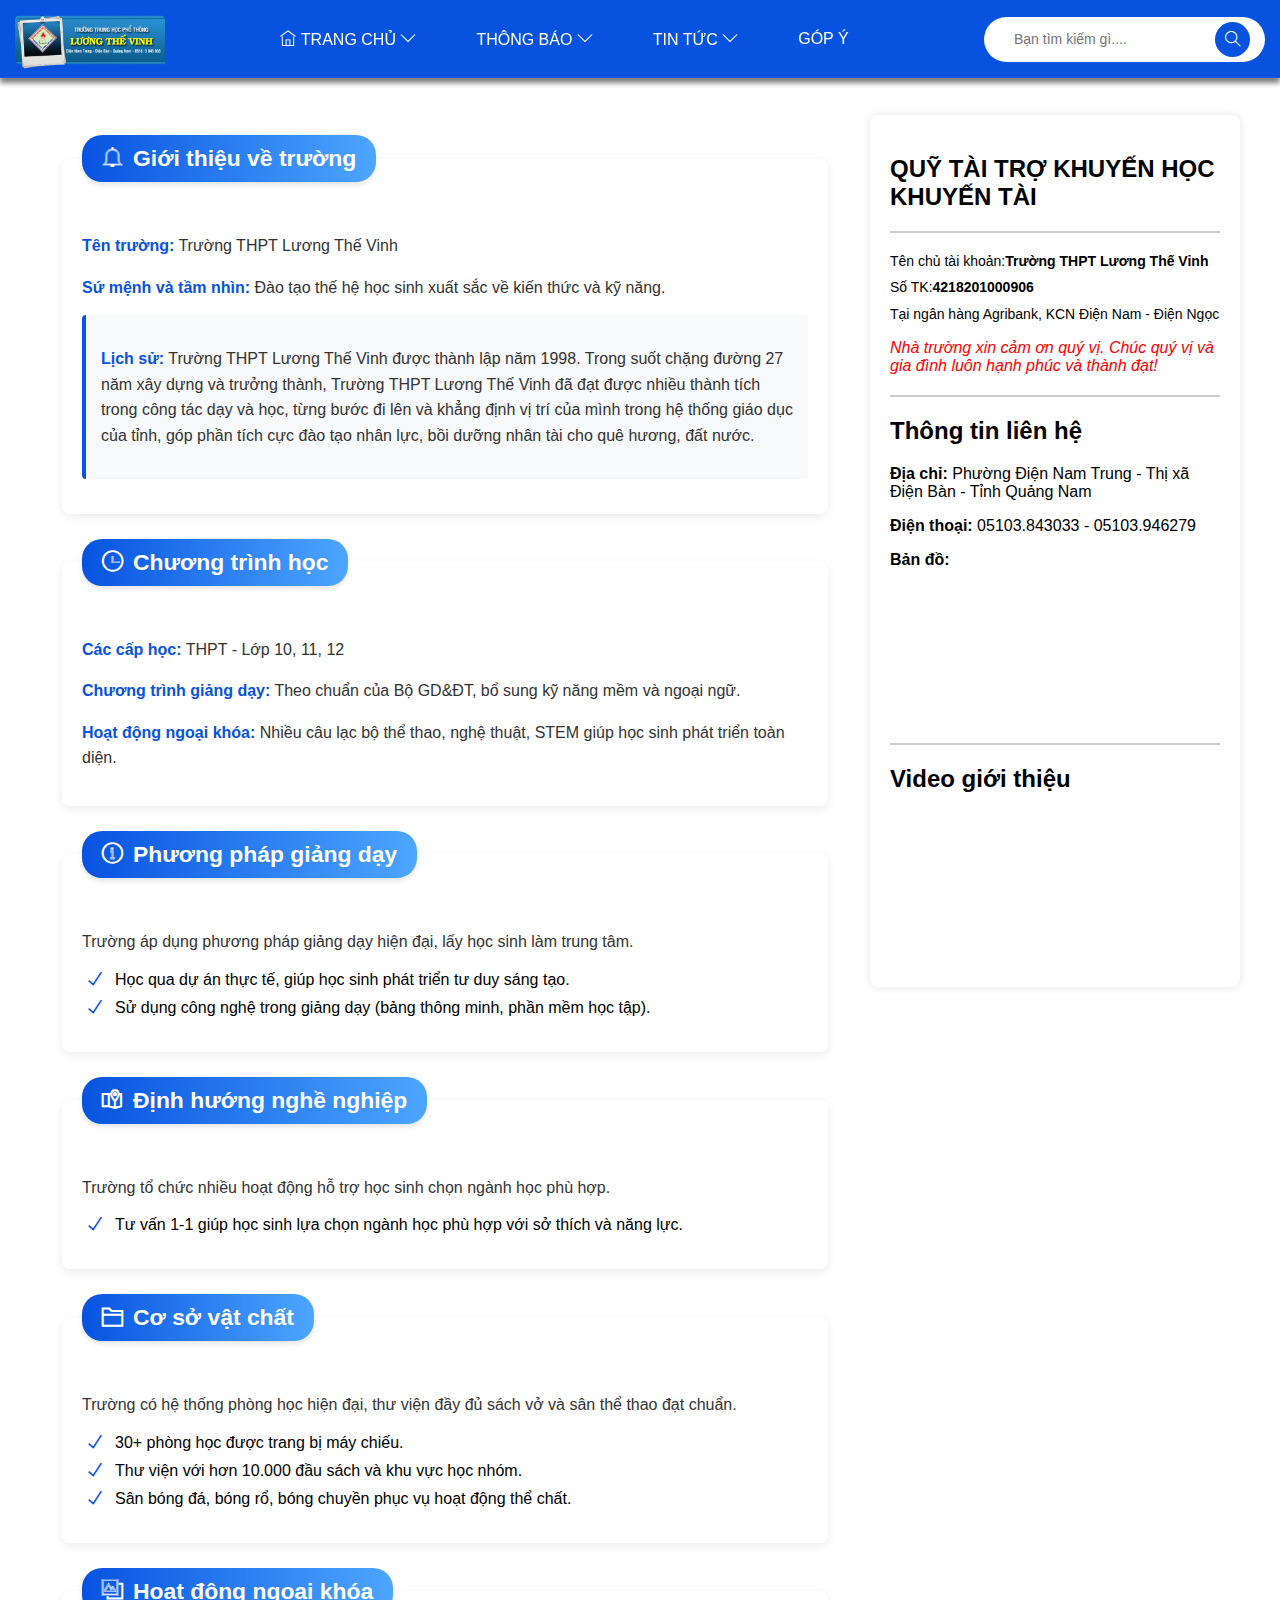
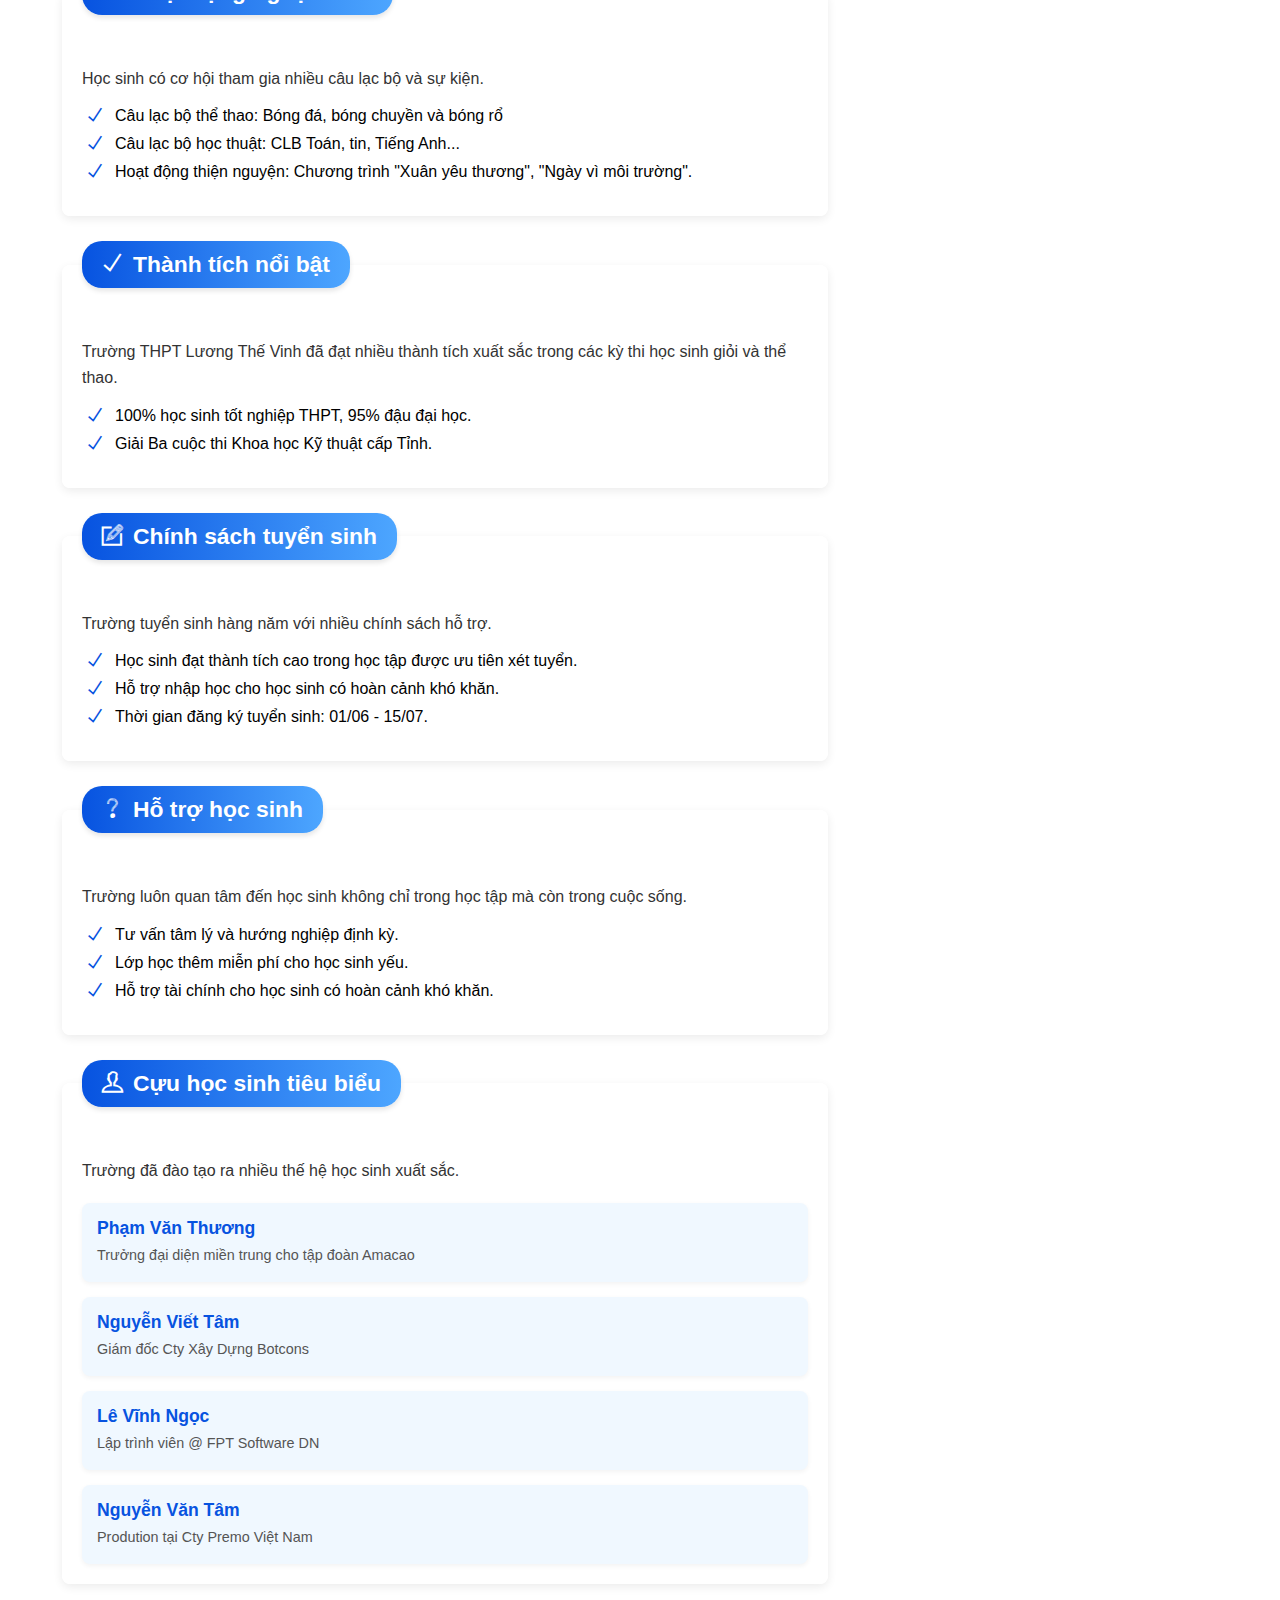
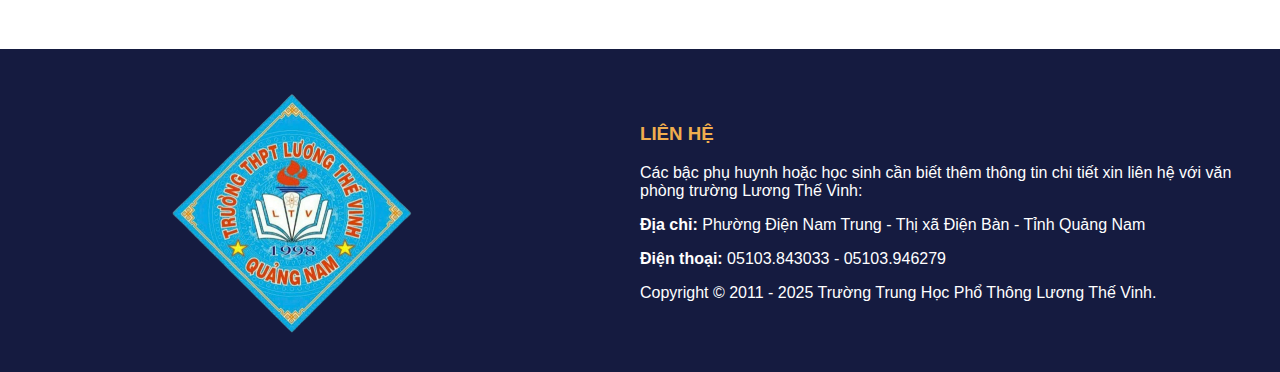
<file: index.html>
<!DOCTYPE html>
<html lang="en">
  <head>
    <meta charset="UTF-8" />
    <meta name="viewport" content="width=device-width, initial-scale=1.0" />
    <link rel="stylesheet" href="./font/themify-icons/themify-icons.css" />
    <link rel="stylesheet" href="./css/style.css" />
    <title>Tấn Hiếu</title>
  </head>
  <body>
    <!-- Phần đầu trang -->
    <header class="pc-header">
      <div class="header-top">
        <div class="content">
          <div class="flex">
            <!-- Trái -->
            <div class="header-left">
              <div class="flex">
                <div class="logo">
                  <a href="./index.html" title="">
                    <img src="./img/logo.png" alt="Logo trường " />
                  </a>
                </div>
              </div>
            </div>
            <!-- Phải -->
            <div class="header-right">
              <div class="flex">
                <!-- Trang chủ -->
                <div class="menu" title="">
                  <a href="./index.html">
                    <i class="ti-home"></i>
                    Trang chủ
                    <i class="ti-angle-down"></i>
                  </a>
                  <div class="noidung">
                    <ul class="danhsach">
                      <li>
                        <a href="./gioithieu.html">
                          <span>Giới thiệu chung</span>
                        </a>
                      </li>
                      <li>
                        <a href="./tieusu.html">
                          <span>Tiểu sử</span>
                        </a>
                      </li>
                      <li>
                        <a href="./cocautochuc.html"
                          ><span>Cơ cấu tổ chức</span></a
                        >
                      </li>
                    </ul>
                  </div>
                </div>
                <!-- Thông báo -->
                <div class="menu">
                  <a href="./thongbao.html" title="">
                    Thông báo
                    <i class="ti-angle-down"></i>
                  </a>
                  <div class="noidung">
                    <ul class="danhsach">
                      <li>
                        <a href="./bangdiem.html" title="">
                          <span>Bảng điểm thi đua</span>
                        </a>
                      </li>
                      <li>
                        <a href="./tuyensinh.html" title=""
                          ><span>Tuyển sinh</span></a
                        >
                      </li>
                    </ul>
                  </div>
                </div>
                <!-- Tin tức -->
                <div class="menu">
                  <a href="./tintuc.html" title="">
                    Tin tức
                    <i class="ti-angle-down"></i>
                  </a>
                  <div class="noidung">
                    <ul class="danhsach">
                      <li>
                        <a href="./hoatdongngoaikhoa.html" title=""
                          ><span>Hoạt động ngoại khóa</span></a
                        >
                      </li>
                      <li>
                        <a href="./thuvienanh.html" title=""
                          ><span>Thư viện ảnh</span></a
                        >
                      </li>
                    </ul>
                  </div>
                </div>
                <!-- Hộp thư góp ý -->
                <div class="menu">
                  <a href="./gopy.html" title=""> Góp ý </a>
                </div>
              </div>
            </div>
            <!-- tìm kiếm -->
            <div class="search">
              <div class="flex">
                <input type="text" placeholder="Bạn tìm kiếm gì...." />
                <a class="flex flex-center flex-content" href="">
                  <i class="ti-search"></i>
                </a>
              </div>
            </div>
          </div>
        </div>
      </div>
    </header>
    <!-- Phần thân trang -->
    <main class="container">
      <!-- Cột chính -->
      <div class="main-content">
        <section>
          <fieldset>
            <legend>
              <span class="icon-edu"></span>
              <h2>Giới thiệu về trường</h2>
            </legend>
            <p><strong>Tên trường:</strong> Trường THPT Lương Thế Vinh</p>
            <p>
              <strong>Sứ mệnh và tầm nhìn:</strong> Đào tạo thế hệ học sinh xuất
              sắc về kiến thức và kỹ năng.
            </p>
            <div class="highlight-box">
              <p>
                <strong>Lịch sử:</strong> Trường THPT Lương Thế Vinh được thành
                lập năm 1998. Trong suốt chặng đường 27 năm xây dựng và trưởng
                thành, Trường THPT Lương Thế Vinh đã đạt được nhiều thành tích
                trong công tác dạy và học, từng bước đi lên và khẳng định vị trí
                của mình trong hệ thống giáo dục của tỉnh, góp phần tích cực đào
                tạo nhân lực, bồi dưỡng nhân tài cho quê hương, đất nước.
              </p>
            </div>
          </fieldset>
        </section>

        <section>
          <fieldset>
            <legend>
              <span class="icon-book"></span>
              <h2>Chương trình học</h2>
            </legend>
            <p><strong>Các cấp học:</strong> THPT - Lớp 10, 11, 12</p>
            <p>
              <strong>Chương trình giảng dạy:</strong> Theo chuẩn của Bộ GD&ĐT,
              bổ sung kỹ năng mềm và ngoại ngữ.
            </p>
            <p>
              <strong>Hoạt động ngoại khóa:</strong> Nhiều câu lạc bộ thể thao,
              nghệ thuật, STEM giúp học sinh phát triển toàn diện.
            </p>
          </fieldset>
        </section>

        <section>
          <fieldset>
            <legend>
              <span class="icon-method"></span>
              <h2>Phương pháp giảng dạy</h2>
            </legend>
            <p>
              Trường áp dụng phương pháp giảng dạy hiện đại, lấy học sinh làm
              trung tâm.
            </p>
            <ul>
              <li>
                Học qua dự án thực tế, giúp học sinh phát triển tư duy sáng tạo.
              </li>
              <li>
                Sử dụng công nghệ trong giảng dạy (bảng thông minh, phần mềm học
                tập).
              </li>
            </ul>
          </fieldset>
        </section>

        <section>
          <fieldset>
            <legend>
              <span class="icon-career"></span>
              <h2>Định hướng nghề nghiệp</h2>
            </legend>
            <p>
              Trường tổ chức nhiều hoạt động hỗ trợ học sinh chọn ngành học phù
              hợp.
            </p>
            <ul>
              <li>
                Tư vấn 1-1 giúp học sinh lựa chọn ngành học phù hợp với sở thích
                và năng lực.
              </li>
            </ul>
          </fieldset>
        </section>

        <section>
          <fieldset>
            <legend>
              <span class="icon-facilities"></span>
              <h2>Cơ sở vật chất</h2>
            </legend>
            <p>
              Trường có hệ thống phòng học hiện đại, thư viện đầy đủ sách vở và
              sân thể thao đạt chuẩn.
            </p>
            <ul>
              <li>30+ phòng học được trang bị máy chiếu.</li>
              <li>Thư viện với hơn 10.000 đầu sách và khu vực học nhóm.</li>
              <li>
                Sân bóng đá, bóng rổ, bóng chuyền phục vụ hoạt động thể chất.
              </li>
            </ul>
          </fieldset>
        </section>

        <section>
          <fieldset>
            <legend>
              <span class="icon-activities"></span>
              <h2>Hoạt động ngoại khóa</h2>
            </legend>
            <p>Học sinh có cơ hội tham gia nhiều câu lạc bộ và sự kiện.</p>
            <ul>
              <li>Câu lạc bộ thể thao: Bóng đá, bóng chuyền và bóng rổ</li>
              <li>Câu lạc bộ học thuật: CLB Toán, tin, Tiếng Anh...</li>
              <li>
                Hoạt động thiện nguyện: Chương trình "Xuân yêu thương", "Ngày vì
                môi trường".
              </li>
            </ul>
          </fieldset>
        </section>

        <section>
          <fieldset>
            <legend>
              <span class="icon-awards"></span>
              <h2>Thành tích nổi bật</h2>
            </legend>
            <p>
              Trường THPT Lương Thế Vinh đã đạt nhiều thành tích xuất sắc trong
              các kỳ thi học sinh giỏi và thể thao.
            </p>
            <ul>
              <li>100% học sinh tốt nghiệp THPT, 95% đậu đại học.</li>
              <li>Giải Ba cuộc thi Khoa học Kỹ thuật cấp Tỉnh.</li>
            </ul>
          </fieldset>
        </section>

        <section>
          <fieldset>
            <legend>
              <span class="icon-admission"></span>
              <h2>Chính sách tuyển sinh</h2>
            </legend>
            <p>Trường tuyển sinh hàng năm với nhiều chính sách hỗ trợ.</p>
            <ul>
              <li>
                Học sinh đạt thành tích cao trong học tập được ưu tiên xét
                tuyển.
              </li>
              <li>Hỗ trợ nhập học cho học sinh có hoàn cảnh khó khăn.</li>
              <li>Thời gian đăng ký tuyển sinh: 01/06 - 15/07.</li>
            </ul>
          </fieldset>
        </section>

        <section>
          <fieldset>
            <legend>
              <span class="icon-support"></span>
              <h2>Hỗ trợ học sinh</h2>
            </legend>
            <p>
              Trường luôn quan tâm đến học sinh không chỉ trong học tập mà còn
              trong cuộc sống.
            </p>
            <ul>
              <li>Tư vấn tâm lý và hướng nghiệp định kỳ.</li>
              <li>Lớp học thêm miễn phí cho học sinh yếu.</li>
              <li>Hỗ trợ tài chính cho học sinh có hoàn cảnh khó khăn.</li>
            </ul>
          </fieldset>
        </section>

        <section>
          <fieldset>
            <legend>
              <span class="icon-alumni"></span>
              <h2>Cựu học sinh tiêu biểu</h2>
            </legend>
            <p>Trường đã đào tạo ra nhiều thế hệ học sinh xuất sắc.</p>
            <div class="alumni-grid">
              <div class="alumni-card">
                <h3>Phạm Văn Thương</h3>
                <p>Trưởng đại diện miền trung cho tập đoàn Amacao</p>
              </div>
              <div class="alumni-card">
                <h3>Nguyễn Viết Tâm</h3>
                <p>Giám đốc Cty Xây Dựng Botcons</p>
              </div>
              <div class="alumni-card">
                <h3>Lê Vĩnh Ngọc</h3>
                <p>Lập trình viên @ FPT Software DN</p>
              </div>
              <div class="alumni-card">
                <h3>Nguyễn Văn Tâm</h3>
                <p>Prodution tại Cty Premo Việt Nam</p>
              </div>
            </div>
          </fieldset>
        </section>
      </div>

      <!-- Cột phụ -->
      <aside class="sidebar">
        <section>
          <h2>QUỸ TÀI TRỢ KHUYẾN HỌC KHUYẾN TÀI</h2>
          <hr />
          <p>
            <span style="margin-bottom: 10px; display: flex"
              >Tên chủ tài khoản:<strong
                >Trường THPT Lương Thế Vinh</strong
              ></span
            >
            <span style="margin-bottom: 10px; display: flex"
              >Số TK:<strong>4218201000906</strong>
            </span>
            <span>Tại ngân hàng Agribank, KCN Điện Nam - Điện Ngọc</span>
          </p>
          <p style="color: red; font-style: italic">
            Nhà trường xin cảm ơn quý vị. Chúc quý vị và gia đình luôn hạnh phúc
            và thành đạt!
          </p>
        </section>
        <hr />
        <section>
          <h2>Thông tin liên hệ</h2>
          <p>
            <strong>Địa chỉ:</strong> Phường Điện Nam Trung - Thị xã Điện Bàn -
            Tỉnh Quảng Nam
          </p>
          <p><strong>Điện thoại:</strong> 05103.843033 - 05103.946279</p>

          <p>
            <strong>Bản đồ:</strong>
            <iframe
              src="https://www.google.com/maps/embed?pb=!1m17!1m12!1m3!1d911.7627977450584!2d108.2678882695586!3d15.914423999046432!2m3!1f0!2f0!3f0!3m2!1i1024!2i768!4f13.1!3m2!1m1!2zMTXCsDU0JzUxLjkiTiAxMDjCsDE2JzA2LjciRQ!5e1!3m2!1svi!2s!4v1743699237870!5m2!1svi!2s"
              width="100%"
              height="autoplay"
              style="border: 0"
              allowfullscreen=""
              loading="lazy"
              referrerpolicy="no-referrer-when-downgrade"
            >
              <!-- referrerpolicy="no-referrer-when-downgrade":Chỉ gửi URL gốc (referrer) khi chuyển hướng không làm giảm mức độ bảo mật  -->
            </iframe>
          </p>
        </section>
        <hr />
        <section>
          <h2>Video giới thiệu</h2>
          <iframe
            width="100%"
            height="autoplay"
            src="https://www.youtube.com/embed/PfTy9_nbcnc?si=7z0jO4mNJc6IStDA"
            frameborder="0"
            allow="accelerometer; autoplay; clipboard-write; encrypted-media; gyroscope; picture-in-picture"
            allowfullscreen
          ></iframe>
        </section>
      </aside>
    </main>
    <!-- Phần chân trang -->
    <footer>
      <div class="footer-container">
        <div class="footer-left">
          <div class="logo-footer">
            <a href="./index.html">
              <img
                src="./img/logotruong-tachnen.png"
                alt="Logo Trường THPT Lương Thế Vinh"
              />
            </a>
          </div>
        </div>

        <div class="footer-right">
          <h3>LIÊN HỆ</h3>
          <p>
            Các bậc phụ huynh hoặc học sinh cần biết thêm thông tin chi tiết xin
            liên hệ với văn phòng trường Lương Thế Vinh:
          </p>
          <p>
            <strong>Địa chỉ:</strong> Phường Điện Nam Trung - Thị xã Điện Bàn -
            Tỉnh Quảng Nam
          </p>
          <p><strong>Điện thoại:</strong> 05103.843033 - 05103.946279</p>
          <p>
            Copyright © 2011 - 2025 Trường Trung Học Phổ Thông Lương Thế Vinh.
          </p>
        </div>
      </div>
    </footer>
  </body>
</html>
</file>
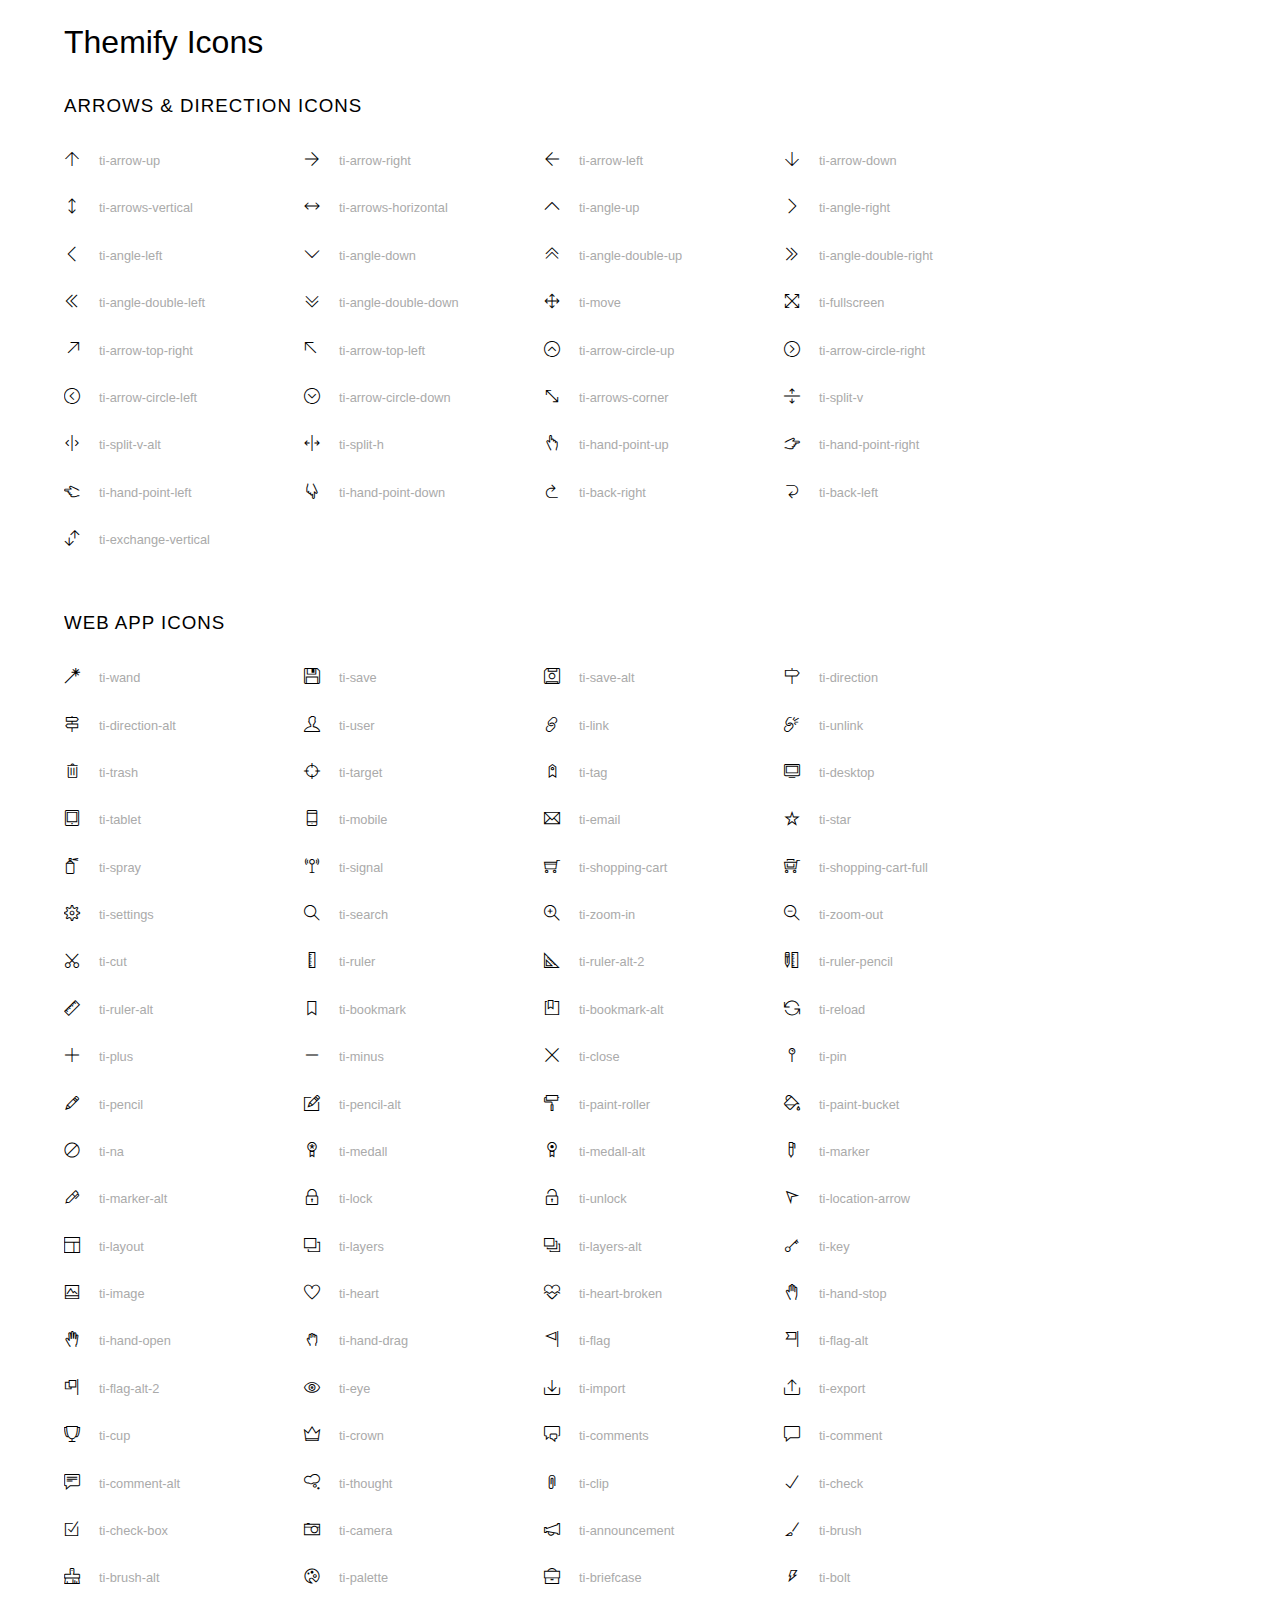
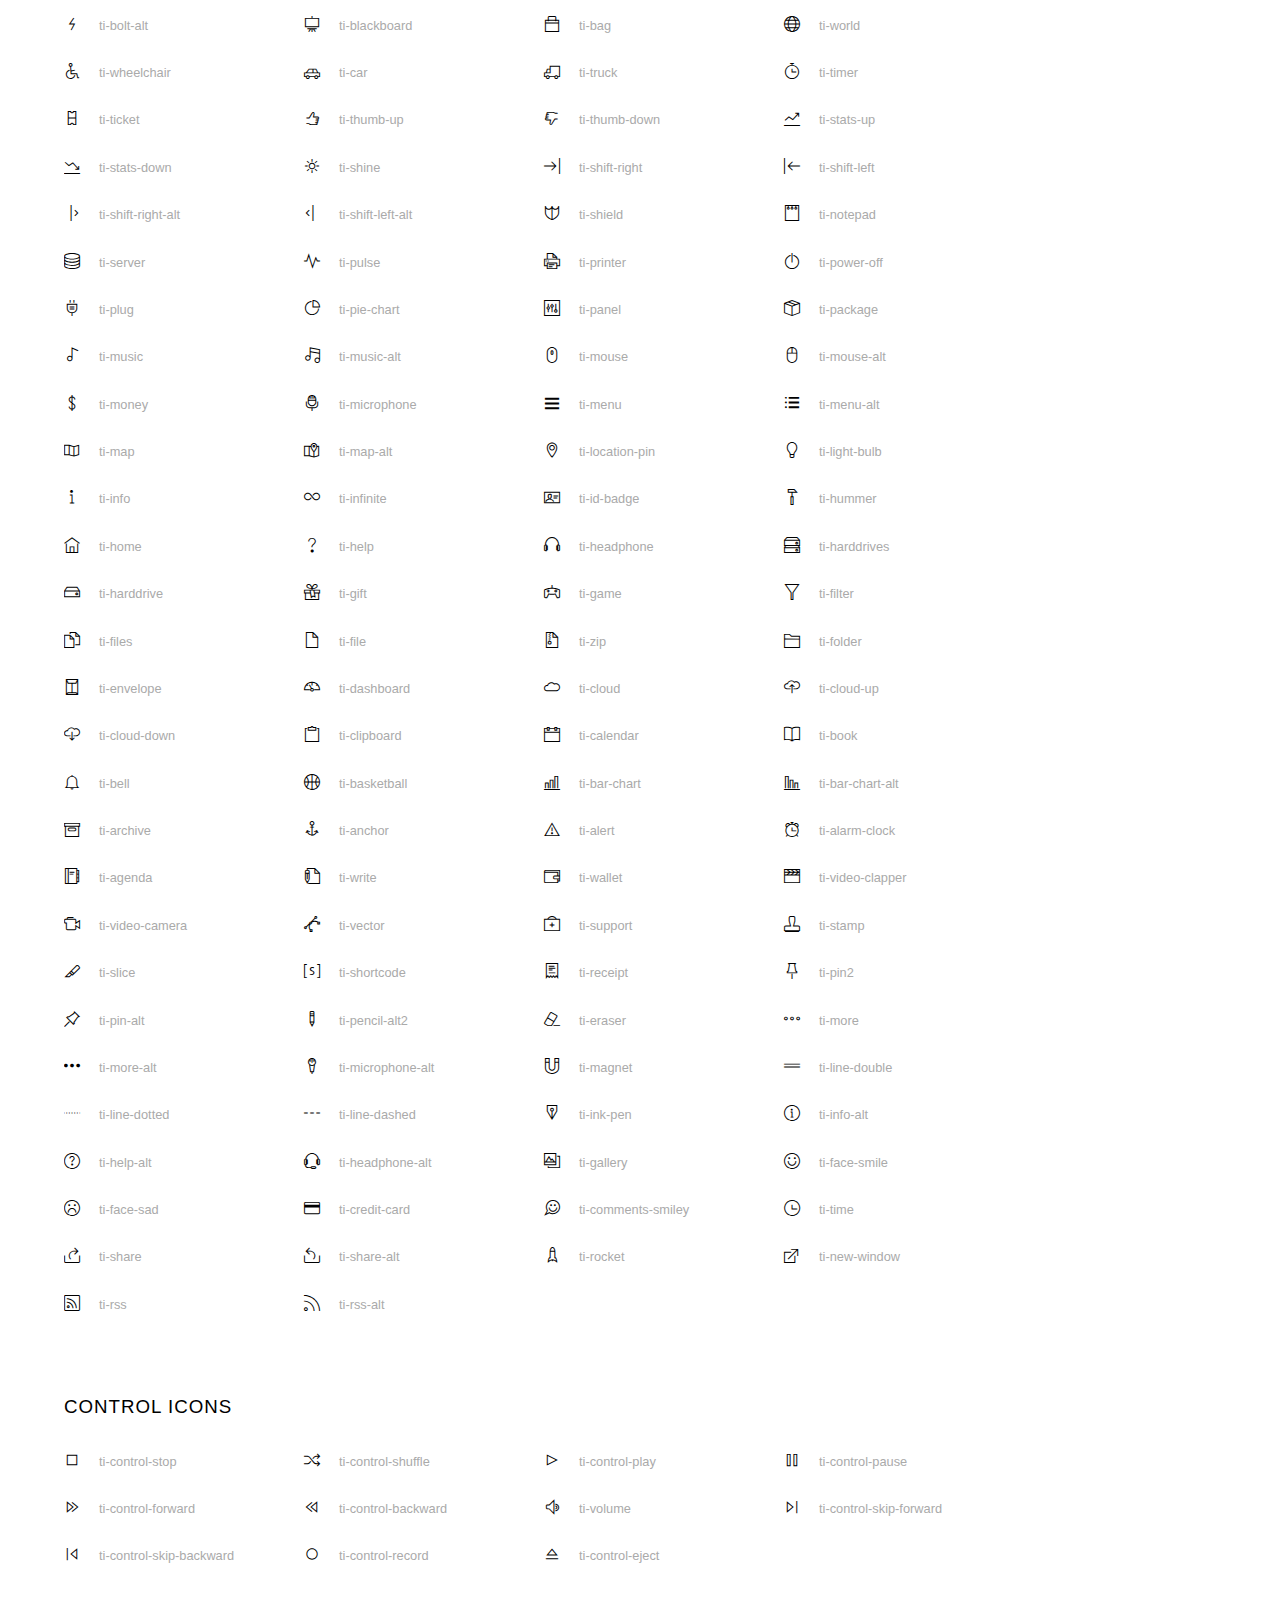
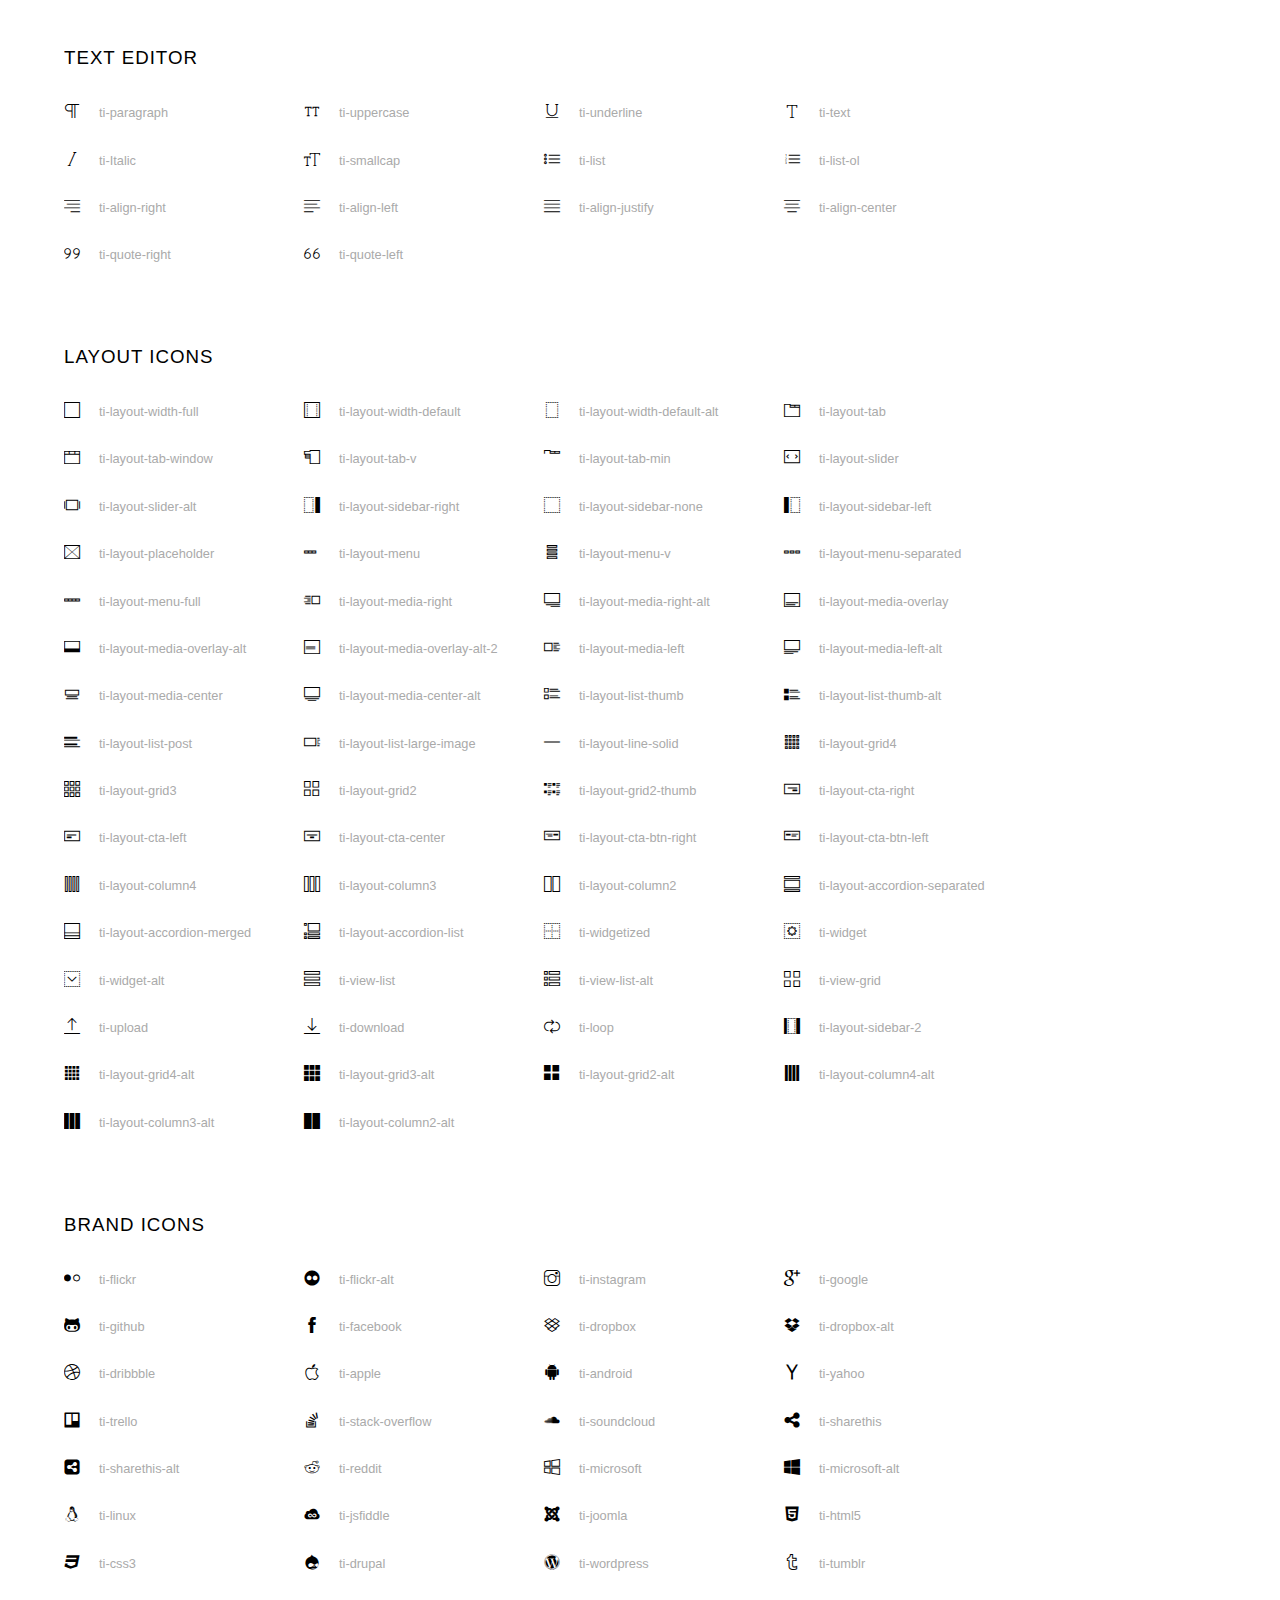
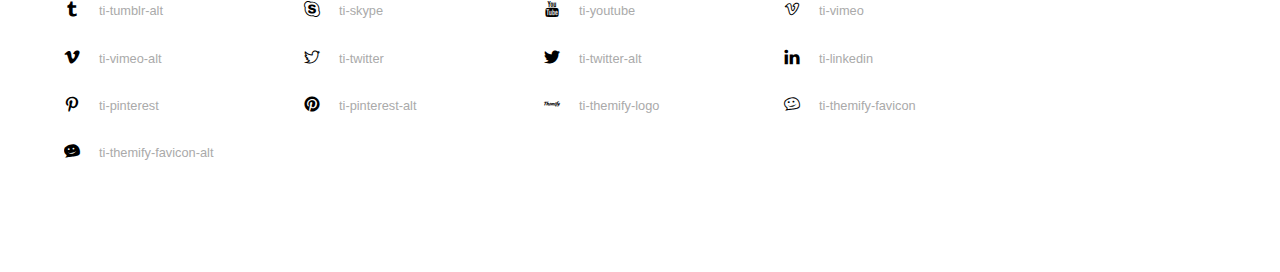
<file: font/themify-icons/index.html>
<!doctype html>
<html>
<head>
	<meta charset="utf-8">
	<title>Themify Icon Font</title>
	<meta name="viewport" content="width=device-width">
	<link rel="stylesheet" href="demo-files/demo.css">
	<link rel="stylesheet" href="themify-icons.css">
	<!--[if lt IE 8]><!-->
	<link rel="stylesheet" href="ie7/ie7.css">
	<!--<![endif]-->
</head>
<body>
	<h1>Themify Icons</h1>

	<div class="icon-section">

		<div class="icon-section">
			<h3>Arrows &amp; Direction Icons </h3>

			<div class="icon-container">
				<span class="ti-arrow-up"></span><span class="icon-name"> ti-arrow-up</span>
			</div>
			<div class="icon-container">
				<span class="ti-arrow-right"></span><span class="icon-name"> ti-arrow-right</span>
			</div>
			<div class="icon-container">
				<span class="ti-arrow-left"></span><span class="icon-name"> ti-arrow-left</span>
			</div>
			<div class="icon-container">
				<span class="ti-arrow-down"></span><span class="icon-name"> ti-arrow-down</span>
			</div>
			<div class="icon-container">
				<span class="ti-arrows-vertical"></span><span class="icon-name"> ti-arrows-vertical</span>
			</div>
			<div class="icon-container">
				<span class="ti-arrows-horizontal"></span><span class="icon-name"> ti-arrows-horizontal</span>
			</div>
			<div class="icon-container">
				<span class="ti-angle-up"></span><span class="icon-name"> ti-angle-up</span>
			</div>
			<div class="icon-container">
				<span class="ti-angle-right"></span><span class="icon-name"> ti-angle-right</span>
			</div>
			<div class="icon-container">
				<span class="ti-angle-left"></span><span class="icon-name"> ti-angle-left</span>
			</div>
			<div class="icon-container">
				<span class="ti-angle-down"></span><span class="icon-name"> ti-angle-down</span>
			</div>	
			<div class="icon-container">
				<span class="ti-angle-double-up"></span><span class="icon-name"> ti-angle-double-up</span>
			</div>
			<div class="icon-container">
				<span class="ti-angle-double-right"></span><span class="icon-name"> ti-angle-double-right</span>
			</div>
			<div class="icon-container">
				<span class="ti-angle-double-left"></span><span class="icon-name"> ti-angle-double-left</span>
			</div>
			<div class="icon-container">
				<span class="ti-angle-double-down"></span><span class="icon-name"> ti-angle-double-down</span>
			</div>					
			<div class="icon-container">
				<span class="ti-move"></span><span class="icon-name"> ti-move</span>
			</div>
			<div class="icon-container">
				<span class="ti-fullscreen"></span><span class="icon-name"> ti-fullscreen</span>
			</div>
			<div class="icon-container">
				<span class="ti-arrow-top-right"></span><span class="icon-name"> ti-arrow-top-right</span>
			</div>
			<div class="icon-container">
				<span class="ti-arrow-top-left"></span><span class="icon-name"> ti-arrow-top-left</span>
			</div>
			<div class="icon-container">
				<span class="ti-arrow-circle-up"></span><span class="icon-name"> ti-arrow-circle-up</span>
			</div>
			<div class="icon-container">
				<span class="ti-arrow-circle-right"></span><span class="icon-name"> ti-arrow-circle-right</span>
			</div>
			<div class="icon-container">
				<span class="ti-arrow-circle-left"></span><span class="icon-name"> ti-arrow-circle-left</span>
			</div>
			<div class="icon-container">
				<span class="ti-arrow-circle-down"></span><span class="icon-name"> ti-arrow-circle-down</span>
			</div>
			<div class="icon-container">
				<span class="ti-arrows-corner"></span><span class="icon-name"> ti-arrows-corner</span>
			</div>
			<div class="icon-container">
				<span class="ti-split-v"></span><span class="icon-name"> ti-split-v</span>
			</div>

			<div class="icon-container">
				<span class="ti-split-v-alt"></span><span class="icon-name"> ti-split-v-alt</span>
			</div>
			<div class="icon-container">
				<span class="ti-split-h"></span><span class="icon-name"> ti-split-h</span>
			</div>
			<div class="icon-container">
				<span class="ti-hand-point-up"></span><span class="icon-name"> ti-hand-point-up</span>
			</div>
			<div class="icon-container">
				<span class="ti-hand-point-right"></span><span class="icon-name"> ti-hand-point-right</span>
			</div>
			<div class="icon-container">
				<span class="ti-hand-point-left"></span><span class="icon-name"> ti-hand-point-left</span>
			</div>
			<div class="icon-container">
				<span class="ti-hand-point-down"></span><span class="icon-name"> ti-hand-point-down</span>
			</div>
			<div class="icon-container">
				<span class="ti-back-right"></span><span class="icon-name"> ti-back-right</span>
			</div>
			<div class="icon-container">
				<span class="ti-back-left"></span><span class="icon-name"> ti-back-left</span>
			</div>
			<div class="icon-container">
				<span class="ti-exchange-vertical"></span><span class="icon-name"> ti-exchange-vertical</span>
			</div>

		</div> <!-- Arrows Icons -->



		<h3>Web App Icons</h3>
		
		<div class="icon-section">

			<div class="icon-container">
				<span class="ti-wand"></span><span class="icon-name"> ti-wand</span>
			</div>
			<div class="icon-container">
				<span class="ti-save"></span><span class="icon-name"> ti-save</span>
			</div>
			<div class="icon-container">
				<span class="ti-save-alt"></span><span class="icon-name"> ti-save-alt</span>
			</div>

			<div class="icon-container">
				<span class="ti-direction"></span><span class="icon-name"> ti-direction</span>
			</div>
			<div class="icon-container">
				<span class="ti-direction-alt"></span><span class="icon-name"> ti-direction-alt</span>
			</div>
			<div class="icon-container">
				<span class="ti-user"></span><span class="icon-name"> ti-user</span>
			</div>
			<div class="icon-container">
				<span class="ti-link"></span><span class="icon-name"> ti-link</span>
			</div>
			<div class="icon-container">
				<span class="ti-unlink"></span><span class="icon-name"> ti-unlink</span>
			</div>
			<div class="icon-container">
				<span class="ti-trash"></span><span class="icon-name"> ti-trash</span>
			</div>
			<div class="icon-container">
				<span class="ti-target"></span><span class="icon-name"> ti-target</span>
			</div>
			<div class="icon-container">
				<span class="ti-tag"></span><span class="icon-name"> ti-tag</span>
			</div>
			<div class="icon-container">
				<span class="ti-desktop"></span><span class="icon-name"> ti-desktop</span>
			</div>
			<div class="icon-container">
				<span class="ti-tablet"></span><span class="icon-name"> ti-tablet</span>
			</div>
			<div class="icon-container">
				<span class="ti-mobile"></span><span class="icon-name"> ti-mobile</span>
			</div>
			<div class="icon-container">
				<span class="ti-email"></span><span class="icon-name"> ti-email</span>
			</div>	
			<div class="icon-container">
				<span class="ti-star"></span><span class="icon-name"> ti-star</span>
			</div>
			<div class="icon-container">
				<span class="ti-spray"></span><span class="icon-name"> ti-spray</span>
			</div>
			<div class="icon-container">
				<span class="ti-signal"></span><span class="icon-name"> ti-signal</span>
			</div>
			<div class="icon-container">
				<span class="ti-shopping-cart"></span><span class="icon-name"> ti-shopping-cart</span>
			</div>
			<div class="icon-container">
				<span class="ti-shopping-cart-full"></span><span class="icon-name"> ti-shopping-cart-full</span>
			</div>
			<div class="icon-container">
				<span class="ti-settings"></span><span class="icon-name"> ti-settings</span>
			</div>
			<div class="icon-container">
				<span class="ti-search"></span><span class="icon-name"> ti-search</span>
			</div>
			<div class="icon-container">
				<span class="ti-zoom-in"></span><span class="icon-name"> ti-zoom-in</span>
			</div>
			<div class="icon-container">
				<span class="ti-zoom-out"></span><span class="icon-name"> ti-zoom-out</span>
			</div>
			<div class="icon-container">
				<span class="ti-cut"></span><span class="icon-name"> ti-cut</span>
			</div>
			<div class="icon-container">
				<span class="ti-ruler"></span><span class="icon-name"> ti-ruler</span>
			</div>
			<div class="icon-container">
				<span class="ti-ruler-alt-2"></span><span class="icon-name"> ti-ruler-alt-2</span>
			</div>			
			<div class="icon-container">
				<span class="ti-ruler-pencil"></span><span class="icon-name"> ti-ruler-pencil</span>
			</div>
			<div class="icon-container">
				<span class="ti-ruler-alt"></span><span class="icon-name"> ti-ruler-alt</span>
			</div>
			<div class="icon-container">
				<span class="ti-bookmark"></span><span class="icon-name"> ti-bookmark</span>
			</div>
			<div class="icon-container">
				<span class="ti-bookmark-alt"></span><span class="icon-name"> ti-bookmark-alt</span>
			</div>
			<div class="icon-container">
				<span class="ti-reload"></span><span class="icon-name"> ti-reload</span>
			</div>
			<div class="icon-container">
				<span class="ti-plus"></span><span class="icon-name"> ti-plus</span>
			</div>
			<div class="icon-container">
				<span class="ti-minus"></span><span class="icon-name"> ti-minus</span>
			</div>
			<div class="icon-container">
				<span class="ti-close"></span><span class="icon-name"> ti-close</span>
			</div>			
			<div class="icon-container">
				<span class="ti-pin"></span><span class="icon-name"> ti-pin</span>
			</div>
			<div class="icon-container">
				<span class="ti-pencil"></span><span class="icon-name"> ti-pencil</span>
			</div>
					
		  	<div class="icon-container">
				<span class="ti-pencil-alt"></span><span class="icon-name"> ti-pencil-alt</span>
			</div>
			<div class="icon-container">
				<span class="ti-paint-roller"></span><span class="icon-name"> ti-paint-roller</span>
			</div>
			<div class="icon-container">
				<span class="ti-paint-bucket"></span><span class="icon-name"> ti-paint-bucket</span>
			</div>
			<div class="icon-container">
				<span class="ti-na"></span><span class="icon-name"> ti-na</span>
			</div>
			<div class="icon-container">
				<span class="ti-medall"></span><span class="icon-name"> ti-medall</span>
			</div>
			<div class="icon-container">
				<span class="ti-medall-alt"></span><span class="icon-name"> ti-medall-alt</span>
			</div>
			<div class="icon-container">
				<span class="ti-marker"></span><span class="icon-name"> ti-marker</span>
			</div>
			<div class="icon-container">
				<span class="ti-marker-alt"></span><span class="icon-name"> ti-marker-alt</span>
			</div>

			<div class="icon-container">
				<span class="ti-lock"></span><span class="icon-name"> ti-lock</span>
			</div>
			<div class="icon-container">
				<span class="ti-unlock"></span><span class="icon-name"> ti-unlock</span>
			</div>
			<div class="icon-container">
				<span class="ti-location-arrow"></span><span class="icon-name"> ti-location-arrow</span>
			</div>
			<div class="icon-container">
				<span class="ti-layout"></span><span class="icon-name"> ti-layout</span>
			</div>
			<div class="icon-container">
				<span class="ti-layers"></span><span class="icon-name"> ti-layers</span>
			</div>
			<div class="icon-container">
				<span class="ti-layers-alt"></span><span class="icon-name"> ti-layers-alt</span>
			</div>
			<div class="icon-container">
				<span class="ti-key"></span><span class="icon-name"> ti-key</span>
			</div>
			<div class="icon-container">
				<span class="ti-image"></span><span class="icon-name"> ti-image</span>
			</div>
			<div class="icon-container">
				<span class="ti-heart"></span><span class="icon-name"> ti-heart</span>
			</div>
			<div class="icon-container">
				<span class="ti-heart-broken"></span><span class="icon-name"> ti-heart-broken</span>
			</div>
			<div class="icon-container">
				<span class="ti-hand-stop"></span><span class="icon-name"> ti-hand-stop</span>
			</div>
			<div class="icon-container">
				<span class="ti-hand-open"></span><span class="icon-name"> ti-hand-open</span>
			</div>
			<div class="icon-container">
				<span class="ti-hand-drag"></span><span class="icon-name"> ti-hand-drag</span>
			</div>
			<div class="icon-container">
				<span class="ti-flag"></span><span class="icon-name"> ti-flag</span>
			</div>
			<div class="icon-container">
				<span class="ti-flag-alt"></span><span class="icon-name"> ti-flag-alt</span>
			</div>
			<div class="icon-container">
				<span class="ti-flag-alt-2"></span><span class="icon-name"> ti-flag-alt-2</span>
			</div>
			<div class="icon-container">
				<span class="ti-eye"></span><span class="icon-name"> ti-eye</span>
			</div>
			<div class="icon-container">
				<span class="ti-import"></span><span class="icon-name"> ti-import</span>
			</div>			
			<div class="icon-container">
				<span class="ti-export"></span><span class="icon-name"> ti-export</span>
			</div>
			<div class="icon-container">
				<span class="ti-cup"></span><span class="icon-name"> ti-cup</span>
			</div>
			<div class="icon-container">
				<span class="ti-crown"></span><span class="icon-name"> ti-crown</span>
			</div>
			<div class="icon-container">
				<span class="ti-comments"></span><span class="icon-name"> ti-comments</span>
			</div>
			<div class="icon-container">
				<span class="ti-comment"></span><span class="icon-name"> ti-comment</span>
			</div>
			<div class="icon-container">
				<span class="ti-comment-alt"></span><span class="icon-name"> ti-comment-alt</span>
			</div>
			<div class="icon-container">
				<span class="ti-thought"></span><span class="icon-name"> ti-thought</span>
			</div>			
			<div class="icon-container">
				<span class="ti-clip"></span><span class="icon-name"> ti-clip</span>
			</div>

			<div class="icon-container">
				<span class="ti-check"></span><span class="icon-name"> ti-check</span>
			</div>
			<div class="icon-container">
				<span class="ti-check-box"></span><span class="icon-name"> ti-check-box</span>
			</div>
			<div class="icon-container">
				<span class="ti-camera"></span><span class="icon-name"> ti-camera</span>
			</div>
			<div class="icon-container">
				<span class="ti-announcement"></span><span class="icon-name"> ti-announcement</span>
			</div>
			<div class="icon-container">
				<span class="ti-brush"></span><span class="icon-name"> ti-brush</span>
			</div>
			<div class="icon-container">
				<span class="ti-brush-alt"></span><span class="icon-name"> ti-brush-alt</span>
			</div>
			<div class="icon-container">
				<span class="ti-palette"></span><span class="icon-name"> ti-palette</span>
			</div>			
			<div class="icon-container">
				<span class="ti-briefcase"></span><span class="icon-name"> ti-briefcase</span>
			</div>
			<div class="icon-container">
				<span class="ti-bolt"></span><span class="icon-name"> ti-bolt</span>
			</div>
			<div class="icon-container">
				<span class="ti-bolt-alt"></span><span class="icon-name"> ti-bolt-alt</span>
			</div>
			<div class="icon-container">
				<span class="ti-blackboard"></span><span class="icon-name"> ti-blackboard</span>
			</div>
			<div class="icon-container">
				<span class="ti-bag"></span><span class="icon-name"> ti-bag</span>
			</div>
			<div class="icon-container">
				<span class="ti-world"></span><span class="icon-name"> ti-world</span>
			</div>
			<div class="icon-container">
				<span class="ti-wheelchair"></span><span class="icon-name"> ti-wheelchair</span>
			</div>
			<div class="icon-container">
				<span class="ti-car"></span><span class="icon-name"> ti-car</span>
			</div>
			<div class="icon-container">
				<span class="ti-truck"></span><span class="icon-name"> ti-truck</span>
			</div>
			<div class="icon-container">
				<span class="ti-timer"></span><span class="icon-name"> ti-timer</span>
			</div>
			<div class="icon-container">
				<span class="ti-ticket"></span><span class="icon-name"> ti-ticket</span>
			</div>
			<div class="icon-container">
				<span class="ti-thumb-up"></span><span class="icon-name"> ti-thumb-up</span>
			</div>
			<div class="icon-container">
				<span class="ti-thumb-down"></span><span class="icon-name"> ti-thumb-down</span>
			</div>

			<div class="icon-container">
				<span class="ti-stats-up"></span><span class="icon-name"> ti-stats-up</span>
			</div>
			<div class="icon-container">
				<span class="ti-stats-down"></span><span class="icon-name"> ti-stats-down</span>
			</div>
			<div class="icon-container">
				<span class="ti-shine"></span><span class="icon-name"> ti-shine</span>
			</div>
			<div class="icon-container">
				<span class="ti-shift-right"></span><span class="icon-name"> ti-shift-right</span>
			</div>
			<div class="icon-container">
				<span class="ti-shift-left"></span><span class="icon-name"> ti-shift-left</span>
			</div>

			<div class="icon-container">
				<span class="ti-shift-right-alt"></span><span class="icon-name"> ti-shift-right-alt</span>
			</div>
			<div class="icon-container">
				<span class="ti-shift-left-alt"></span><span class="icon-name"> ti-shift-left-alt</span>
			</div>
			<div class="icon-container">
				<span class="ti-shield"></span><span class="icon-name"> ti-shield</span>
			</div>
			<div class="icon-container">
				<span class="ti-notepad"></span><span class="icon-name"> ti-notepad</span>
			</div>
			<div class="icon-container">
				<span class="ti-server"></span><span class="icon-name"> ti-server</span>
			</div>

			<div class="icon-container">
				<span class="ti-pulse"></span><span class="icon-name"> ti-pulse</span>
			</div>
			<div class="icon-container">
				<span class="ti-printer"></span><span class="icon-name"> ti-printer</span>
			</div>
			<div class="icon-container">
				<span class="ti-power-off"></span><span class="icon-name"> ti-power-off</span>
			</div>
			<div class="icon-container">
				<span class="ti-plug"></span><span class="icon-name"> ti-plug</span>
			</div>
			<div class="icon-container">
				<span class="ti-pie-chart"></span><span class="icon-name"> ti-pie-chart</span>
			</div>

			<div class="icon-container">
				<span class="ti-panel"></span><span class="icon-name"> ti-panel</span>
			</div>
			<div class="icon-container">
				<span class="ti-package"></span><span class="icon-name"> ti-package</span>
			</div>
			<div class="icon-container">
				<span class="ti-music"></span><span class="icon-name"> ti-music</span>
			</div>
			<div class="icon-container">
				<span class="ti-music-alt"></span><span class="icon-name"> ti-music-alt</span>
			</div>
			<div class="icon-container">
				<span class="ti-mouse"></span><span class="icon-name"> ti-mouse</span>
			</div>
			<div class="icon-container">
				<span class="ti-mouse-alt"></span><span class="icon-name"> ti-mouse-alt</span>
			</div>
			<div class="icon-container">
				<span class="ti-money"></span><span class="icon-name"> ti-money</span>
			</div>
			<div class="icon-container">
				<span class="ti-microphone"></span><span class="icon-name"> ti-microphone</span>
			</div>
			<div class="icon-container">
				<span class="ti-menu"></span><span class="icon-name"> ti-menu</span>
			</div>
			<div class="icon-container">
				<span class="ti-menu-alt"></span><span class="icon-name"> ti-menu-alt</span>
			</div>
			<div class="icon-container">
				<span class="ti-map"></span><span class="icon-name"> ti-map</span>
			</div>
			<div class="icon-container">
				<span class="ti-map-alt"></span><span class="icon-name"> ti-map-alt</span>
			</div>

			<div class="icon-container">
				<span class="ti-location-pin"></span><span class="icon-name"> ti-location-pin</span>
			</div>

			<div class="icon-container">
				<span class="ti-light-bulb"></span><span class="icon-name"> ti-light-bulb</span>
			</div>
			<div class="icon-container">
				<span class="ti-info"></span><span class="icon-name"> ti-info</span>
			</div>
			<div class="icon-container">
				<span class="ti-infinite"></span><span class="icon-name"> ti-infinite</span>
			</div>
			<div class="icon-container">
				<span class="ti-id-badge"></span><span class="icon-name"> ti-id-badge</span>
			</div>
			<div class="icon-container">
				<span class="ti-hummer"></span><span class="icon-name"> ti-hummer</span>
			</div>
			<div class="icon-container">
				<span class="ti-home"></span><span class="icon-name"> ti-home</span>
			</div>
			<div class="icon-container">
				<span class="ti-help"></span><span class="icon-name"> ti-help</span>
			</div>
			<div class="icon-container">
				<span class="ti-headphone"></span><span class="icon-name"> ti-headphone</span>
			</div>
			<div class="icon-container">
				<span class="ti-harddrives"></span><span class="icon-name"> ti-harddrives</span>
			</div>
			<div class="icon-container">
				<span class="ti-harddrive"></span><span class="icon-name"> ti-harddrive</span>
			</div>
			<div class="icon-container">
				<span class="ti-gift"></span><span class="icon-name"> ti-gift</span>
			</div>
			<div class="icon-container">
				<span class="ti-game"></span><span class="icon-name"> ti-game</span>
			</div>
			<div class="icon-container">
				<span class="ti-filter"></span><span class="icon-name"> ti-filter</span>
			</div>
			<div class="icon-container">
				<span class="ti-files"></span><span class="icon-name"> ti-files</span>
			</div>
			<div class="icon-container">
				<span class="ti-file"></span><span class="icon-name"> ti-file</span>
			</div>
			<div class="icon-container">
				<span class="ti-zip"></span><span class="icon-name"> ti-zip</span>
			</div>
			<div class="icon-container">
				<span class="ti-folder"></span><span class="icon-name"> ti-folder</span>
			</div>			
			<div class="icon-container">
				<span class="ti-envelope"></span><span class="icon-name"> ti-envelope</span>
			</div>


			<div class="icon-container">
				<span class="ti-dashboard"></span><span class="icon-name"> ti-dashboard</span>
			</div>
			<div class="icon-container">
				<span class="ti-cloud"></span><span class="icon-name"> ti-cloud</span>
			</div>
			<div class="icon-container">
				<span class="ti-cloud-up"></span><span class="icon-name"> ti-cloud-up</span>
			</div>
			<div class="icon-container">
				<span class="ti-cloud-down"></span><span class="icon-name"> ti-cloud-down</span>
			</div>
			<div class="icon-container">
				<span class="ti-clipboard"></span><span class="icon-name"> ti-clipboard</span>
			</div>
			<div class="icon-container">
				<span class="ti-calendar"></span><span class="icon-name"> ti-calendar</span>
			</div>
			<div class="icon-container">
				<span class="ti-book"></span><span class="icon-name"> ti-book</span>
			</div>
			<div class="icon-container">
				<span class="ti-bell"></span><span class="icon-name"> ti-bell</span>
			</div>
			<div class="icon-container">
				<span class="ti-basketball"></span><span class="icon-name"> ti-basketball</span>
			</div>
			<div class="icon-container">
				<span class="ti-bar-chart"></span><span class="icon-name"> ti-bar-chart</span>
			</div>
			<div class="icon-container">
				<span class="ti-bar-chart-alt"></span><span class="icon-name"> ti-bar-chart-alt</span>
			</div>


			<div class="icon-container">
				<span class="ti-archive"></span><span class="icon-name"> ti-archive</span>
			</div>
			<div class="icon-container">
				<span class="ti-anchor"></span><span class="icon-name"> ti-anchor</span>
			</div>

			<div class="icon-container">
				<span class="ti-alert"></span><span class="icon-name"> ti-alert</span>
			</div>
			<div class="icon-container">
				<span class="ti-alarm-clock"></span><span class="icon-name"> ti-alarm-clock</span>
			</div>
			<div class="icon-container">
				<span class="ti-agenda"></span><span class="icon-name"> ti-agenda</span>
			</div>
			<div class="icon-container">
				<span class="ti-write"></span><span class="icon-name"> ti-write</span>
			</div>

			<div class="icon-container">
				<span class="ti-wallet"></span><span class="icon-name"> ti-wallet</span>
			</div>
			<div class="icon-container">
				<span class="ti-video-clapper"></span><span class="icon-name"> ti-video-clapper</span>
			</div>
			<div class="icon-container">
				<span class="ti-video-camera"></span><span class="icon-name"> ti-video-camera</span>
			</div>
			<div class="icon-container">
				<span class="ti-vector"></span><span class="icon-name"> ti-vector</span>
			</div>

			<div class="icon-container">
				<span class="ti-support"></span><span class="icon-name"> ti-support</span>
			</div>
			<div class="icon-container">
				<span class="ti-stamp"></span><span class="icon-name"> ti-stamp</span>
			</div>
			<div class="icon-container">
				<span class="ti-slice"></span><span class="icon-name"> ti-slice</span>
			</div>
			<div class="icon-container">
				<span class="ti-shortcode"></span><span class="icon-name"> ti-shortcode</span>
			</div>
			<div class="icon-container">
				<span class="ti-receipt"></span><span class="icon-name"> ti-receipt</span>
			</div>
			<div class="icon-container">
				<span class="ti-pin2"></span><span class="icon-name"> ti-pin2</span>
			</div>
			<div class="icon-container">
				<span class="ti-pin-alt"></span><span class="icon-name"> ti-pin-alt</span>
			</div>
			<div class="icon-container">
				<span class="ti-pencil-alt2"></span><span class="icon-name"> ti-pencil-alt2</span>
			</div>
			<div class="icon-container">
				<span class="ti-eraser"></span><span class="icon-name"> ti-eraser</span>
			</div>			
			<div class="icon-container">
				<span class="ti-more"></span><span class="icon-name"> ti-more</span>
			</div>
			<div class="icon-container">
				<span class="ti-more-alt"></span><span class="icon-name"> ti-more-alt</span>
			</div>
			<div class="icon-container">
				<span class="ti-microphone-alt"></span><span class="icon-name"> ti-microphone-alt</span>
			</div>
			<div class="icon-container">
				<span class="ti-magnet"></span><span class="icon-name"> ti-magnet</span>
			</div>
			<div class="icon-container">
				<span class="ti-line-double"></span><span class="icon-name"> ti-line-double</span>
			</div>
			<div class="icon-container">
				<span class="ti-line-dotted"></span><span class="icon-name"> ti-line-dotted</span>
			</div>
			<div class="icon-container">
				<span class="ti-line-dashed"></span><span class="icon-name"> ti-line-dashed</span>
			</div>

			<div class="icon-container">
				<span class="ti-ink-pen"></span><span class="icon-name"> ti-ink-pen</span>
			</div>
			<div class="icon-container">
				<span class="ti-info-alt"></span><span class="icon-name"> ti-info-alt</span>
			</div>
			<div class="icon-container">
				<span class="ti-help-alt"></span><span class="icon-name"> ti-help-alt</span>
			</div>
			<div class="icon-container">
				<span class="ti-headphone-alt"></span><span class="icon-name"> ti-headphone-alt</span>
			</div>

			<div class="icon-container">
				<span class="ti-gallery"></span><span class="icon-name"> ti-gallery</span>
			</div>
			<div class="icon-container">
				<span class="ti-face-smile"></span><span class="icon-name"> ti-face-smile</span>
			</div>
			<div class="icon-container">
				<span class="ti-face-sad"></span><span class="icon-name"> ti-face-sad</span>
			</div>
			<div class="icon-container">
				<span class="ti-credit-card"></span><span class="icon-name"> ti-credit-card</span>
			</div>
			<div class="icon-container">
				<span class="ti-comments-smiley"></span><span class="icon-name"> ti-comments-smiley</span>
			</div>
			<div class="icon-container">
				<span class="ti-time"></span><span class="icon-name"> ti-time</span>
			</div>
			<div class="icon-container">
				<span class="ti-share"></span><span class="icon-name"> ti-share</span>
			</div>
			<div class="icon-container">
				<span class="ti-share-alt"></span><span class="icon-name"> ti-share-alt</span>
			</div>
			<div class="icon-container">
				<span class="ti-rocket"></span><span class="icon-name"> ti-rocket</span>
			</div>

			<div class="icon-container">
				<span class="ti-new-window"></span><span class="icon-name"> ti-new-window</span>
			</div>

			<div class="icon-container">
				<span class="ti-rss"></span><span class="icon-name"> ti-rss</span>
			</div>

			<div class="icon-container">
				<span class="ti-rss-alt"></span><span class="icon-name"> ti-rss-alt</span>
			</div>
			
		</div><!-- Web App Icons -->


		<div class="icon-section">
			<h3>Control Icons</h3>
			<div class="icon-container">
				<span class="ti-control-stop"></span><span class="icon-name"> ti-control-stop</span>
			</div>
			<div class="icon-container">
				<span class="ti-control-shuffle"></span><span class="icon-name"> ti-control-shuffle</span>
			</div>
			<div class="icon-container">
				<span class="ti-control-play"></span><span class="icon-name"> ti-control-play</span>
			</div>
			<div class="icon-container">
				<span class="ti-control-pause"></span><span class="icon-name"> ti-control-pause</span>
			</div>
			<div class="icon-container">
				<span class="ti-control-forward"></span><span class="icon-name"> ti-control-forward</span>
			</div>
			<div class="icon-container">
				<span class="ti-control-backward"></span><span class="icon-name"> ti-control-backward</span>
			</div>	
			<div class="icon-container">
				<span class="ti-volume"></span><span class="icon-name"> ti-volume</span>
			</div>
			<div class="icon-container">
				<span class="ti-control-skip-forward"></span><span class="icon-name"> ti-control-skip-forward</span>
			</div>
			<div class="icon-container">
				<span class="ti-control-skip-backward"></span><span class="icon-name"> ti-control-skip-backward</span>
			</div>
			<div class="icon-container">
				<span class="ti-control-record"></span><span class="icon-name"> ti-control-record</span>
			</div>
			<div class="icon-container">
				<span class="ti-control-eject"></span><span class="icon-name"> ti-control-eject</span>
			</div>			
		</div> <!-- Control Icons -->


		<div class="icon-section">
			<h3>Text Editor</h3>

			<div class="icon-container">
				<span class="ti-paragraph"></span><span class="icon-name"> ti-paragraph</span>
			</div>
			<div class="icon-container">
				<span class="ti-uppercase"></span><span class="icon-name"> ti-uppercase</span>
			</div>

			<div class="icon-container">
				<span class="ti-underline"></span><span class="icon-name"> ti-underline</span>
			</div>
			<div class="icon-container">
				<span class="ti-text"></span><span class="icon-name"> ti-text</span>
			</div>
			<div class="icon-container">
				<span class="ti-Italic"></span><span class="icon-name"> ti-Italic</span>
			</div>
			<div class="icon-container">
				<span class="ti-smallcap"></span><span class="icon-name"> ti-smallcap</span>
			</div>
			<div class="icon-container">
				<span class="ti-list"></span><span class="icon-name"> ti-list</span>
			</div>
			<div class="icon-container">
				<span class="ti-list-ol"></span><span class="icon-name"> ti-list-ol</span>
			</div>
			<div class="icon-container">
				<span class="ti-align-right"></span><span class="icon-name"> ti-align-right</span>
			</div>
			<div class="icon-container">
				<span class="ti-align-left"></span><span class="icon-name"> ti-align-left</span>
			</div>
			<div class="icon-container">
				<span class="ti-align-justify"></span><span class="icon-name"> ti-align-justify</span>
			</div>
			<div class="icon-container">
				<span class="ti-align-center"></span><span class="icon-name"> ti-align-center</span>
			</div>
			<div class="icon-container">
				<span class="ti-quote-right"></span><span class="icon-name"> ti-quote-right</span>
			</div>
			<div class="icon-container">
				<span class="ti-quote-left"></span><span class="icon-name"> ti-quote-left</span>
			</div>

		</div> <!-- Text Editor -->



		<div class="icon-section">
			<h3>Layout Icons</h3>
			<div class="icon-container">
				<span class="ti-layout-width-full"></span><span class="icon-name"> ti-layout-width-full</span>
			</div>
			<div class="icon-container">
				<span class="ti-layout-width-default"></span><span class="icon-name"> ti-layout-width-default</span>
			</div>
			<div class="icon-container">
				<span class="ti-layout-width-default-alt"></span><span class="icon-name"> ti-layout-width-default-alt</span>
			</div>
			<div class="icon-container">
				<span class="ti-layout-tab"></span><span class="icon-name"> ti-layout-tab</span>
			</div>
			<div class="icon-container">
				<span class="ti-layout-tab-window"></span><span class="icon-name"> ti-layout-tab-window</span>
			</div>
			<div class="icon-container">
				<span class="ti-layout-tab-v"></span><span class="icon-name"> ti-layout-tab-v</span>
			</div>
			<div class="icon-container">
				<span class="ti-layout-tab-min"></span><span class="icon-name"> ti-layout-tab-min</span>
			</div>
			<div class="icon-container">
				<span class="ti-layout-slider"></span><span class="icon-name"> ti-layout-slider</span>
			</div>
			<div class="icon-container">
				<span class="ti-layout-slider-alt"></span><span class="icon-name"> ti-layout-slider-alt</span>
			</div>
			<div class="icon-container">
				<span class="ti-layout-sidebar-right"></span><span class="icon-name"> ti-layout-sidebar-right</span>
			</div>
			<div class="icon-container">
				<span class="ti-layout-sidebar-none"></span><span class="icon-name"> ti-layout-sidebar-none</span>
			</div>
			<div class="icon-container">
				<span class="ti-layout-sidebar-left"></span><span class="icon-name"> ti-layout-sidebar-left</span>
			</div>
			<div class="icon-container">
				<span class="ti-layout-placeholder"></span><span class="icon-name"> ti-layout-placeholder</span>
			</div>
			<div class="icon-container">
				<span class="ti-layout-menu"></span><span class="icon-name"> ti-layout-menu</span>
			</div>
			<div class="icon-container">
				<span class="ti-layout-menu-v"></span><span class="icon-name"> ti-layout-menu-v</span>
			</div>
			<div class="icon-container">
				<span class="ti-layout-menu-separated"></span><span class="icon-name"> ti-layout-menu-separated</span>
			</div>
			<div class="icon-container">
				<span class="ti-layout-menu-full"></span><span class="icon-name"> ti-layout-menu-full</span>
			</div>
			<div class="icon-container">
				<span class="ti-layout-media-right"></span><span class="icon-name"> ti-layout-media-right</span>
			</div>
			<div class="icon-container">
				<span class="ti-layout-media-right-alt"></span><span class="icon-name"> ti-layout-media-right-alt</span>
			</div>
			<div class="icon-container">
				<span class="ti-layout-media-overlay"></span><span class="icon-name"> ti-layout-media-overlay</span>
			</div>
			<div class="icon-container">
				<span class="ti-layout-media-overlay-alt"></span><span class="icon-name"> ti-layout-media-overlay-alt</span>
			</div>
			<div class="icon-container">
				<span class="ti-layout-media-overlay-alt-2"></span><span class="icon-name"> ti-layout-media-overlay-alt-2</span>
			</div>
			<div class="icon-container">
				<span class="ti-layout-media-left"></span><span class="icon-name"> ti-layout-media-left</span>
			</div>
			<div class="icon-container">
				<span class="ti-layout-media-left-alt"></span><span class="icon-name"> ti-layout-media-left-alt</span>
			</div>
			<div class="icon-container">
				<span class="ti-layout-media-center"></span><span class="icon-name"> ti-layout-media-center</span>
			</div>
			<div class="icon-container">
				<span class="ti-layout-media-center-alt"></span><span class="icon-name"> ti-layout-media-center-alt</span>
			</div>
			<div class="icon-container">
				<span class="ti-layout-list-thumb"></span><span class="icon-name"> ti-layout-list-thumb</span>
			</div>
			<div class="icon-container">
				<span class="ti-layout-list-thumb-alt"></span><span class="icon-name"> ti-layout-list-thumb-alt</span>
			</div>
			<div class="icon-container">
				<span class="ti-layout-list-post"></span><span class="icon-name"> ti-layout-list-post</span>
			</div>
			<div class="icon-container">
				<span class="ti-layout-list-large-image"></span><span class="icon-name"> ti-layout-list-large-image</span>
			</div>
			<div class="icon-container">
				<span class="ti-layout-line-solid"></span><span class="icon-name"> ti-layout-line-solid</span>
			</div>
			<div class="icon-container">
				<span class="ti-layout-grid4"></span><span class="icon-name"> ti-layout-grid4</span>
			</div>
			<div class="icon-container">
				<span class="ti-layout-grid3"></span><span class="icon-name"> ti-layout-grid3</span>
			</div>
			<div class="icon-container">
				<span class="ti-layout-grid2"></span><span class="icon-name"> ti-layout-grid2</span>
			</div>
			<div class="icon-container">
				<span class="ti-layout-grid2-thumb"></span><span class="icon-name"> ti-layout-grid2-thumb</span>
			</div>
			<div class="icon-container">
				<span class="ti-layout-cta-right"></span><span class="icon-name"> ti-layout-cta-right</span>
			</div>
			<div class="icon-container">
				<span class="ti-layout-cta-left"></span><span class="icon-name"> ti-layout-cta-left</span>
			</div>
			<div class="icon-container">
				<span class="ti-layout-cta-center"></span><span class="icon-name"> ti-layout-cta-center</span>
			</div>
			<div class="icon-container">
				<span class="ti-layout-cta-btn-right"></span><span class="icon-name"> ti-layout-cta-btn-right</span>
			</div>
			<div class="icon-container">
				<span class="ti-layout-cta-btn-left"></span><span class="icon-name"> ti-layout-cta-btn-left</span>
			</div>
			<div class="icon-container">
				<span class="ti-layout-column4"></span><span class="icon-name"> ti-layout-column4</span>
			</div>
			<div class="icon-container">
				<span class="ti-layout-column3"></span><span class="icon-name"> ti-layout-column3</span>
			</div>
			<div class="icon-container">
				<span class="ti-layout-column2"></span><span class="icon-name"> ti-layout-column2</span>
			</div>
			<div class="icon-container">
				<span class="ti-layout-accordion-separated"></span><span class="icon-name"> ti-layout-accordion-separated</span>
			</div>
			<div class="icon-container">
				<span class="ti-layout-accordion-merged"></span><span class="icon-name"> ti-layout-accordion-merged</span>
			</div>
			<div class="icon-container">
				<span class="ti-layout-accordion-list"></span><span class="icon-name"> ti-layout-accordion-list</span>
			</div>
			<div class="icon-container">
				<span class="ti-widgetized"></span><span class="icon-name"> ti-widgetized</span>
			</div>
			<div class="icon-container">
				<span class="ti-widget"></span><span class="icon-name"> ti-widget</span>
			</div>
			<div class="icon-container">
				<span class="ti-widget-alt"></span><span class="icon-name"> ti-widget-alt</span>
			</div>
			<div class="icon-container">
				<span class="ti-view-list"></span><span class="icon-name"> ti-view-list</span>
			</div>
			<div class="icon-container">
				<span class="ti-view-list-alt"></span><span class="icon-name"> ti-view-list-alt</span>
			</div>
			<div class="icon-container">
				<span class="ti-view-grid"></span><span class="icon-name"> ti-view-grid</span>
			</div>
			<div class="icon-container">
				<span class="ti-upload"></span><span class="icon-name"> ti-upload</span>
			</div>
			<div class="icon-container">
				<span class="ti-download"></span><span class="icon-name"> ti-download</span>
			</div>	
			<div class="icon-container">
				<span class="ti-loop"></span><span class="icon-name"> ti-loop</span>
			</div>
			<div class="icon-container">
				<span class="ti-layout-sidebar-2"></span><span class="icon-name"> ti-layout-sidebar-2</span>
			</div>
			<div class="icon-container">
				<span class="ti-layout-grid4-alt"></span><span class="icon-name"> ti-layout-grid4-alt</span>
			</div>
			<div class="icon-container">
				<span class="ti-layout-grid3-alt"></span><span class="icon-name"> ti-layout-grid3-alt</span>
			</div>
			<div class="icon-container">
				<span class="ti-layout-grid2-alt"></span><span class="icon-name"> ti-layout-grid2-alt</span>
			</div>
			<div class="icon-container">
				<span class="ti-layout-column4-alt"></span><span class="icon-name"> ti-layout-column4-alt</span>
			</div>
			<div class="icon-container">
				<span class="ti-layout-column3-alt"></span><span class="icon-name"> ti-layout-column3-alt</span>
			</div>
			<div class="icon-container">
				<span class="ti-layout-column2-alt"></span><span class="icon-name"> ti-layout-column2-alt</span>
			</div>		


		</div> <!-- Layout Icons -->


		<div class="icon-section">
			<h3>Brand Icons</h3>

			<div class="icon-container">
				<span class="ti-flickr"></span><span class="icon-name"> ti-flickr</span>
			</div>
			<div class="icon-container">
				<span class="ti-flickr-alt"></span><span class="icon-name"> ti-flickr-alt</span>
			</div>			
			<div class="icon-container">
				<span class="ti-instagram"></span><span class="icon-name"> ti-instagram</span>
			</div>
			<div class="icon-container">
				<span class="ti-google"></span><span class="icon-name"> ti-google</span>
			</div>
			<div class="icon-container">
				<span class="ti-github"></span><span class="icon-name"> ti-github</span>
			</div>

			<div class="icon-container">
				<span class="ti-facebook"></span><span class="icon-name"> ti-facebook</span>
			</div>
			<div class="icon-container">
				<span class="ti-dropbox"></span><span class="icon-name"> ti-dropbox</span>
			</div>
			<div class="icon-container">
				<span class="ti-dropbox-alt"></span><span class="icon-name"> ti-dropbox-alt</span>
			</div>
			<div class="icon-container">
				<span class="ti-dribbble"></span><span class="icon-name"> ti-dribbble</span>
			</div>
			<div class="icon-container">
				<span class="ti-apple"></span><span class="icon-name"> ti-apple</span>
			</div>
			<div class="icon-container">
				<span class="ti-android"></span><span class="icon-name"> ti-android</span>
			</div>
			<div class="icon-container">
				<span class="ti-yahoo"></span><span class="icon-name"> ti-yahoo</span>
			</div>
			<div class="icon-container">
				<span class="ti-trello"></span><span class="icon-name"> ti-trello</span>
			</div>
			<div class="icon-container">
				<span class="ti-stack-overflow"></span><span class="icon-name"> ti-stack-overflow</span>
			</div>
			<div class="icon-container">
				<span class="ti-soundcloud"></span><span class="icon-name"> ti-soundcloud</span>
			</div>
			<div class="icon-container">
				<span class="ti-sharethis"></span><span class="icon-name"> ti-sharethis</span>
			</div>
			<div class="icon-container">
				<span class="ti-sharethis-alt"></span><span class="icon-name"> ti-sharethis-alt</span>
			</div>
			<div class="icon-container">
				<span class="ti-reddit"></span><span class="icon-name"> ti-reddit</span>
			</div>

			<div class="icon-container">
				<span class="ti-microsoft"></span><span class="icon-name"> ti-microsoft</span>
			</div>
			<div class="icon-container">
				<span class="ti-microsoft-alt"></span><span class="icon-name"> ti-microsoft-alt</span>
			</div>
			<div class="icon-container">
				<span class="ti-linux"></span><span class="icon-name"> ti-linux</span>
			</div>
			<div class="icon-container">
				<span class="ti-jsfiddle"></span><span class="icon-name"> ti-jsfiddle</span>
			</div>
			<div class="icon-container">
				<span class="ti-joomla"></span><span class="icon-name"> ti-joomla</span>
			</div>
			<div class="icon-container">
				<span class="ti-html5"></span><span class="icon-name"> ti-html5</span>
			</div>
			<div class="icon-container">
				<span class="ti-css3"></span><span class="icon-name"> ti-css3</span>
			</div>	
			<div class="icon-container">
				<span class="ti-drupal"></span><span class="icon-name"> ti-drupal</span>
			</div>
			<div class="icon-container">
				<span class="ti-wordpress"></span><span class="icon-name"> ti-wordpress</span>
			</div>		
			<div class="icon-container">
				<span class="ti-tumblr"></span><span class="icon-name"> ti-tumblr</span>
			</div>
			<div class="icon-container">
				<span class="ti-tumblr-alt"></span><span class="icon-name"> ti-tumblr-alt</span>
			</div>
			<div class="icon-container">
				<span class="ti-skype"></span><span class="icon-name"> ti-skype</span>
			</div>
			<div class="icon-container">
				<span class="ti-youtube"></span><span class="icon-name"> ti-youtube</span>
			</div>
			<div class="icon-container">
				<span class="ti-vimeo"></span><span class="icon-name"> ti-vimeo</span>
			</div>
			<div class="icon-container">
				<span class="ti-vimeo-alt"></span><span class="icon-name"> ti-vimeo-alt</span>
			</div>			
			<div class="icon-container">
				<span class="ti-twitter"></span><span class="icon-name"> ti-twitter</span>
			</div>
			<div class="icon-container">
				<span class="ti-twitter-alt"></span><span class="icon-name"> ti-twitter-alt</span>
			</div>
			<div class="icon-container">
				<span class="ti-linkedin"></span><span class="icon-name"> ti-linkedin</span>
			</div>
			<div class="icon-container">
				<span class="ti-pinterest"></span><span class="icon-name"> ti-pinterest</span>
			</div>

			<div class="icon-container">
				<span class="ti-pinterest-alt"></span><span class="icon-name"> ti-pinterest-alt</span>
			</div>
			<div class="icon-container">
				<span class="ti-themify-logo"></span><span class="icon-name"> ti-themify-logo</span>
			</div>
			<div class="icon-container">
				<span class="ti-themify-favicon"></span><span class="icon-name"> ti-themify-favicon</span>
			</div>
			<div class="icon-container">
				<span class="ti-themify-favicon-alt"></span><span class="icon-name"> ti-themify-favicon-alt</span>
			</div>

		</div> <!-- brand Icons -->

	</div>

</body>
</html>
</file>
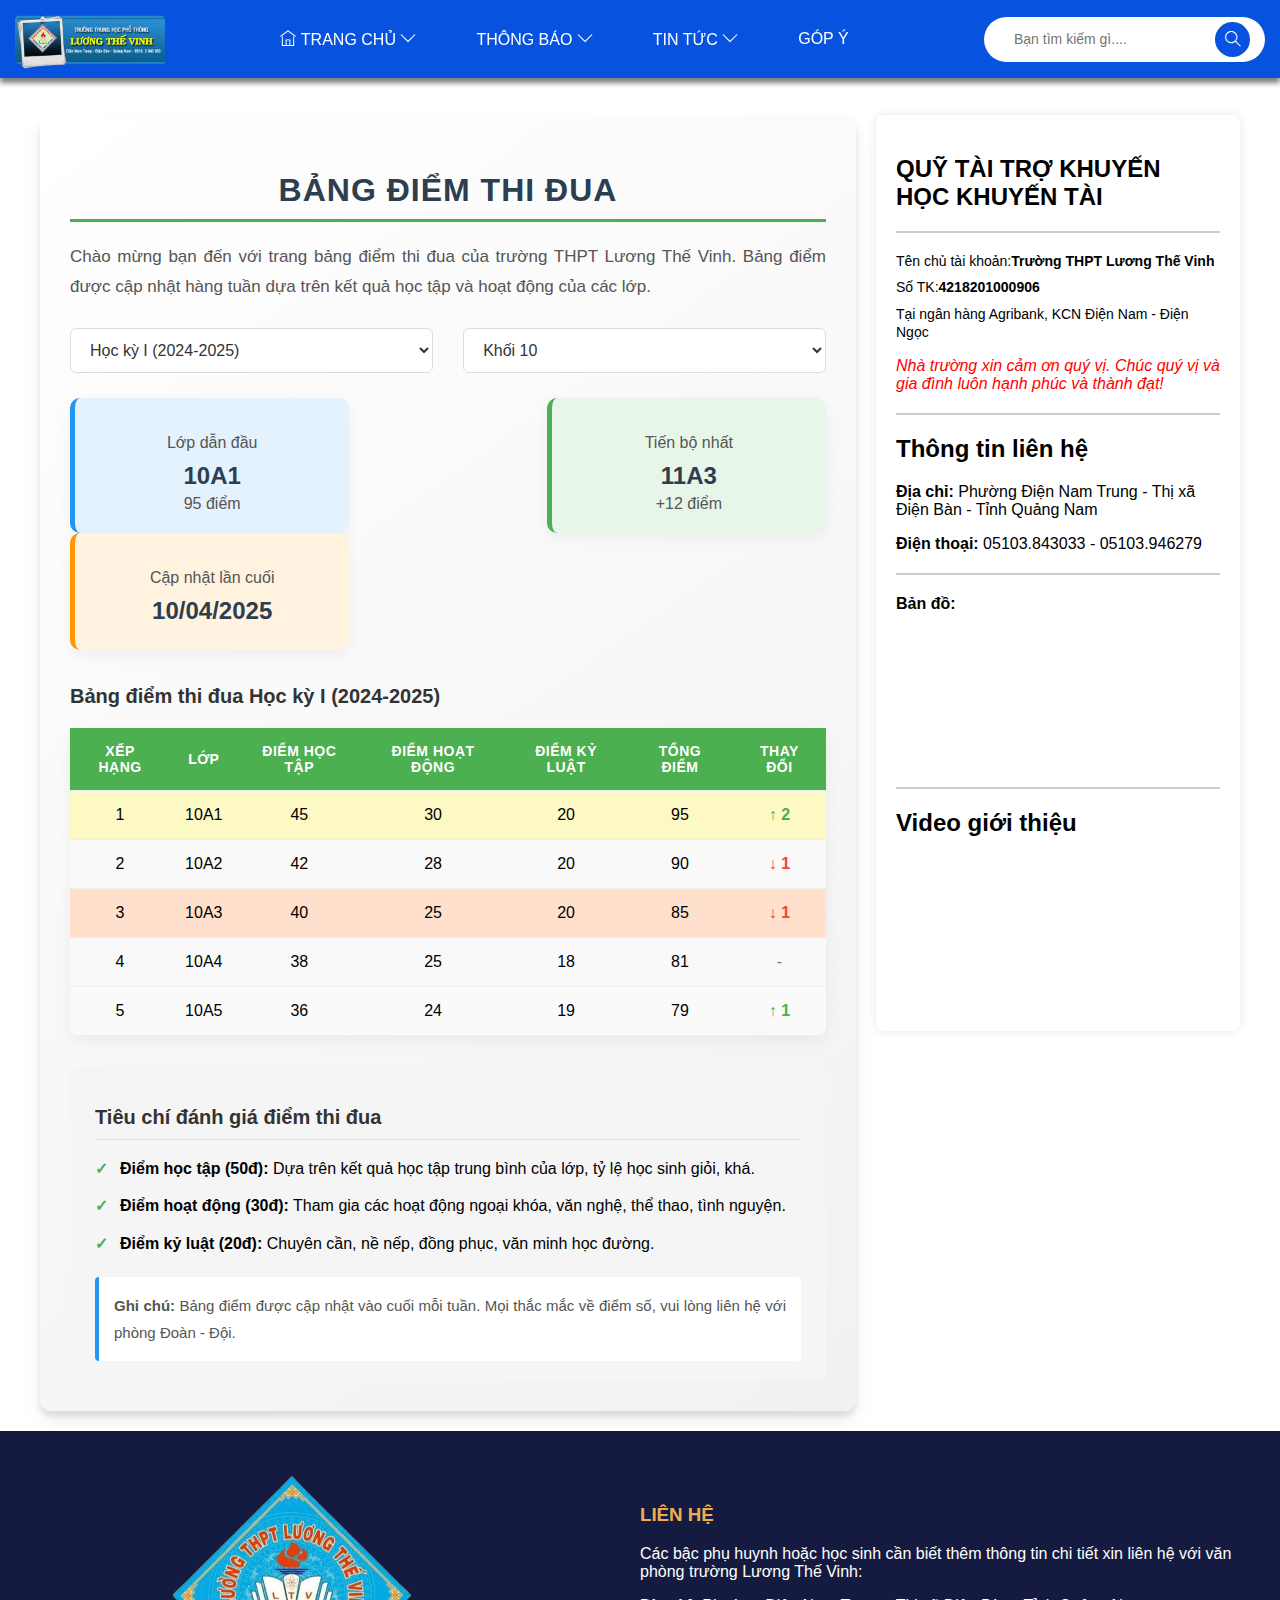
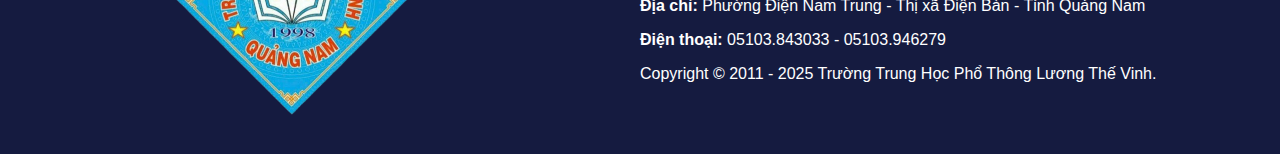
<file: bangdiem.html>
<!DOCTYPE html>
<html lang="en">
  <head>
    <meta charset="UTF-8" />
    <meta name="viewport" content="width=device-width, initial-scale=1.0" />
    <link rel="stylesheet" href="./font/themify-icons/themify-icons.css" />
    <link rel="stylesheet" href="./css/style.css" />
    <link rel="stylesheet" href="./css/bangdiem.css" />
    <title>Bảng Điểm Thi Đua</title>
  </head>
  <body>
    <!-- Phần đầu trang -->
    <header class="pc-header">
      <div class="header-top">
        <div class="content">
          <div class="flex">
            <!-- Trái -->
            <div class="header-left">
              <div class="flex">
                <div class="logo">
                  <a href="./index.html" title="">
                    <img src="./img/logo.png" alt="Logo trường " />
                  </a>
                </div>
              </div>
            </div>
            <!-- Phải -->
            <div class="header-right">
              <div class="flex">
                <!-- Trang chủ -->
                <div class="menu" title="">
                  <a href="./index.html">
                    <i class="ti-home"></i>
                    Trang chủ
                    <i class="ti-angle-down"></i>
                  </a>
                  <div class="noidung">
                    <ul class="danhsach">
                      <li>
                        <a href="./gioithieu.html">
                          <span>Giới thiệu chung</span>
                        </a>
                      </li>
                      <li>
                        <a href="./tieusu.html">
                          <span>Tiểu sử</span>
                        </a>
                      </li>
                      <li>
                        <a href="./cocautochuc.html"
                          ><span>Cơ cấu tổ chức</span></a
                        >
                      </li>
                    </ul>
                  </div>
                </div>
                <!-- Thông báo -->
                <div class="menu">
                  <a href="./thongbao.html" title="">
                    Thông báo
                    <i class="ti-angle-down"></i>
                  </a>
                  <div class="noidung">
                    <ul class="danhsach">
                      <li>
                        <a href="./bangdiem.html" title="">
                          <span>Bảng điểm thi đua</span>
                        </a>
                      </li>
                      <li>
                        <a href="./tuyensinh.html" title=""
                          ><span>Tuyển sinh</span></a
                        >
                      </li>
                    </ul>
                  </div>
                </div>
                <!-- Tin tức -->
                <div class="menu">
                  <a href="./tintuc.html" title="">
                    Tin tức
                    <i class="ti-angle-down"></i>
                  </a>
                  <div class="noidung">
                    <ul class="danhsach">
                      <li>
                        <a href="./hoatdongngoaikhoa.html" title=""
                          ><span>Hoạt động ngoại khóa</span></a
                        >
                      </li>
                      <li>
                        <a href="./thuvienanh.html" title=""
                          ><span>Thư viện ảnh</span></a
                        >
                      </li>
                    </ul>
                  </div>
                </div>
                <!-- Hộp thư góp ý -->
                <div class="menu">
                  <a href="./gopy.html" title=""> Góp ý </a>
                </div>
              </div>
            </div>
            <!-- tìm kiếm -->
            <div class="search">
              <div class="flex">
                <input type="text" placeholder="Bạn tìm kiếm gì...." />
                <a class="flex flex-center flex-content" href="">
                  <i class="ti-search"></i>
                </a>
              </div>
            </div>
          </div>
        </div>
      </div>
    </header>
    <!-- Phần thân trang -->
    <main class="container">
      <!-- Cột chính -->
      <div class="main-content">
        <h2>Bảng điểm thi đua</h2>
        <p>
          Chào mừng bạn đến với trang bảng điểm thi đua của trường THPT Lương
          Thế Vinh. Bảng điểm được cập nhật hàng tuần dựa trên kết quả học tập
          và hoạt động của các lớp.
        </p>

        <div class="score-filter">
          <select id="semester-select" class="filter-select">
            <option value="all">Tất cả học kỳ</option>
            <option value="hk1" selected>Học kỳ I (2024-2025)</option>
            <option value="hk2">Học kỳ II (2024-2025)</option>
          </select>

          <select id="grade-select" class="filter-select">
            <option value="all">Tất cả khối</option>
            <option value="10" selected>Khối 10</option>
            <option value="11">Khối 11</option>
            <option value="12">Khối 12</option>
          </select>
        </div>

        <div class="score-summary">
          <div class="score-box best-score">
            <h3>Lớp dẫn đầu</h3>
            <div class="score-value">10A1</div>
            <div class="score-points">95 điểm</div>
          </div>

          <div class="score-box improved">
            <h3>Tiến bộ nhất</h3>
            <div class="score-value">11A3</div>
            <div class="score-points">+12 điểm</div>
          </div>

          <div class="score-box last-update">
            <h3>Cập nhật lần cuối</h3>
            <div class="score-date">10/04/2025</div>
          </div>
        </div>

        <table class="score-table">
          <caption>
            Bảng điểm thi đua Học kỳ I (2024-2025)
          </caption>
          <thead>
            <tr>
              <th>Xếp hạng</th>
              <th>Lớp</th>
              <th>Điểm học tập</th>
              <th>Điểm hoạt động</th>
              <th>Điểm kỷ luật</th>
              <th>Tổng điểm</th>
              <th>Thay đổi</th>
            </tr>
          </thead>
          <tbody>
            <tr class="first-rank">
              <td>1</td>
              <td>10A1</td>
              <td>45</td>
              <td>30</td>
              <td>20</td>
              <td>95</td>
              <td class="change-up">↑ 2</td>
            </tr>
            <tr class="second-rank">
              <td>2</td>
              <td>10A2</td>
              <td>42</td>
              <td>28</td>
              <td>20</td>
              <td>90</td>
              <td class="change-down">↓ 1</td>
            </tr>
            <tr class="third-rank">
              <td>3</td>
              <td>10A3</td>
              <td>40</td>
              <td>25</td>
              <td>20</td>
              <td>85</td>
              <td class="change-down">↓ 1</td>
            </tr>
            <tr>
              <td>4</td>
              <td>10A4</td>
              <td>38</td>
              <td>25</td>
              <td>18</td>
              <td>81</td>
              <td class="no-change">-</td>
            </tr>
            <tr>
              <td>5</td>
              <td>10A5</td>
              <td>36</td>
              <td>24</td>
              <td>19</td>
              <td>79</td>
              <td class="change-up">↑ 1</td>
            </tr>
          </tbody>
        </table>

        <div class="score-explanation">
          <h3>Tiêu chí đánh giá điểm thi đua</h3>
          <ul>
            <li>
              <strong>Điểm học tập (50đ):</strong> Dựa trên kết quả học tập
              trung bình của lớp, tỷ lệ học sinh giỏi, khá.
            </li>
            <li>
              <strong>Điểm hoạt động (30đ):</strong> Tham gia các hoạt động
              ngoại khóa, văn nghệ, thể thao, tình nguyện.
            </li>
            <li>
              <strong>Điểm kỷ luật (20đ):</strong> Chuyên cần, nề nếp, đồng
              phục, văn minh học đường.
            </li>
          </ul>

          <div class="score-note">
            <p>
              <strong>Ghi chú:</strong> Bảng điểm được cập nhật vào cuối mỗi
              tuần. Mọi thắc mắc về điểm số, vui lòng liên hệ với phòng Đoàn -
              Đội.
            </p>
          </div>
        </div>
      </div>
      <!-- Cột phụ -->
      <aside class="sidebar">
        <section>
          <h2>QUỸ TÀI TRỢ KHUYẾN HỌC KHUYẾN TÀI</h2>
          <hr />
          <p>
            <span style="margin-bottom: 10px; display: flex"
              >Tên chủ tài khoản:<strong
                >Trường THPT Lương Thế Vinh</strong
              ></span
            >
            <span style="margin-bottom: 10px; display: flex"
              >Số TK:<strong>4218201000906</strong>
            </span>
            <span>Tại ngân hàng Agribank, KCN Điện Nam - Điện Ngọc</span>
          </p>
          <p style="color: red; font-style: italic">
            Nhà trường xin cảm ơn quý vị. Chúc quý vị và gia đình luôn hạnh phúc
            và thành đạt!
          </p>
        </section>
        <hr />
        <section>
          <h2>Thông tin liên hệ</h2>
          <p>
            <strong>Địa chỉ:</strong> Phường Điện Nam Trung - Thị xã Điện Bàn -
            Tỉnh Quảng Nam
          </p>
          <p><strong>Điện thoại:</strong> 05103.843033 - 05103.946279</p>
          <hr />
          <p>
            <strong>Bản đồ:</strong>
            <iframe
              src="https://www.google.com/maps/embed?pb=!1m17!1m12!1m3!1d911.7627977450584!2d108.2678882695586!3d15.914423999046432!2m3!1f0!2f0!3f0!3m2!1i1024!2i768!4f13.1!3m2!1m1!2zMTXCsDU0JzUxLjkiTiAxMDjCsDE2JzA2LjciRQ!5e1!3m2!1svi!2s!4v1743699237870!5m2!1svi!2s"
              width="100%"
              height="autoplay"
              style="border: 0"
              allowfullscreen=""
              loading="lazy"
              referrerpolicy="no-referrer-when-downgrade"
            >
              <!-- referrerpolicy="no-referrer-when-downgrade":Chỉ gửi URL gốc (referrer) khi chuyển hướng không làm giảm mức độ bảo mật  -->
            </iframe>
          </p>
        </section>
        <hr />
        <section>
          <h2>Video giới thiệu</h2>
          <iframe
            width="100%"
            height="autoplay"
            src="https://www.youtube.com/embed/PfTy9_nbcnc?si=7z0jO4mNJc6IStDA"
            frameborder="0"
            allow="accelerometer; autoplay; clipboard-write; encrypted-media; gyroscope; picture-in-picture"
            allowfullscreen
          ></iframe>
        </section>
      </aside>
    </main>
    <!-- Phần chân trang -->
    <footer>
      <div class="footer-container">
        <div class="footer-left">
          <div class="logo-footer">
            <a href="./index.html">
              <img
                src="./img/logotruong-tachnen.png"
                alt="Logo Trường THPT Lương Thế Vinh"
              />
            </a>
          </div>
        </div>

        <div class="footer-right">
          <h3>LIÊN HỆ</h3>
          <p>
            Các bậc phụ huynh hoặc học sinh cần biết thêm thông tin chi tiết xin
            liên hệ với văn phòng trường Lương Thế Vinh:
          </p>
          <p>
            <strong>Địa chỉ:</strong> Phường Điện Nam Trung - Thị xã Điện Bàn -
            Tỉnh Quảng Nam
          </p>
          <p><strong>Điện thoại:</strong> 05103.843033 - 05103.946279</p>
          <p>
            Copyright © 2011 - 2025 Trường Trung Học Phổ Thông Lương Thế Vinh.
          </p>
        </div>
      </div>
    </footer>
  </body>
</html>
</file>
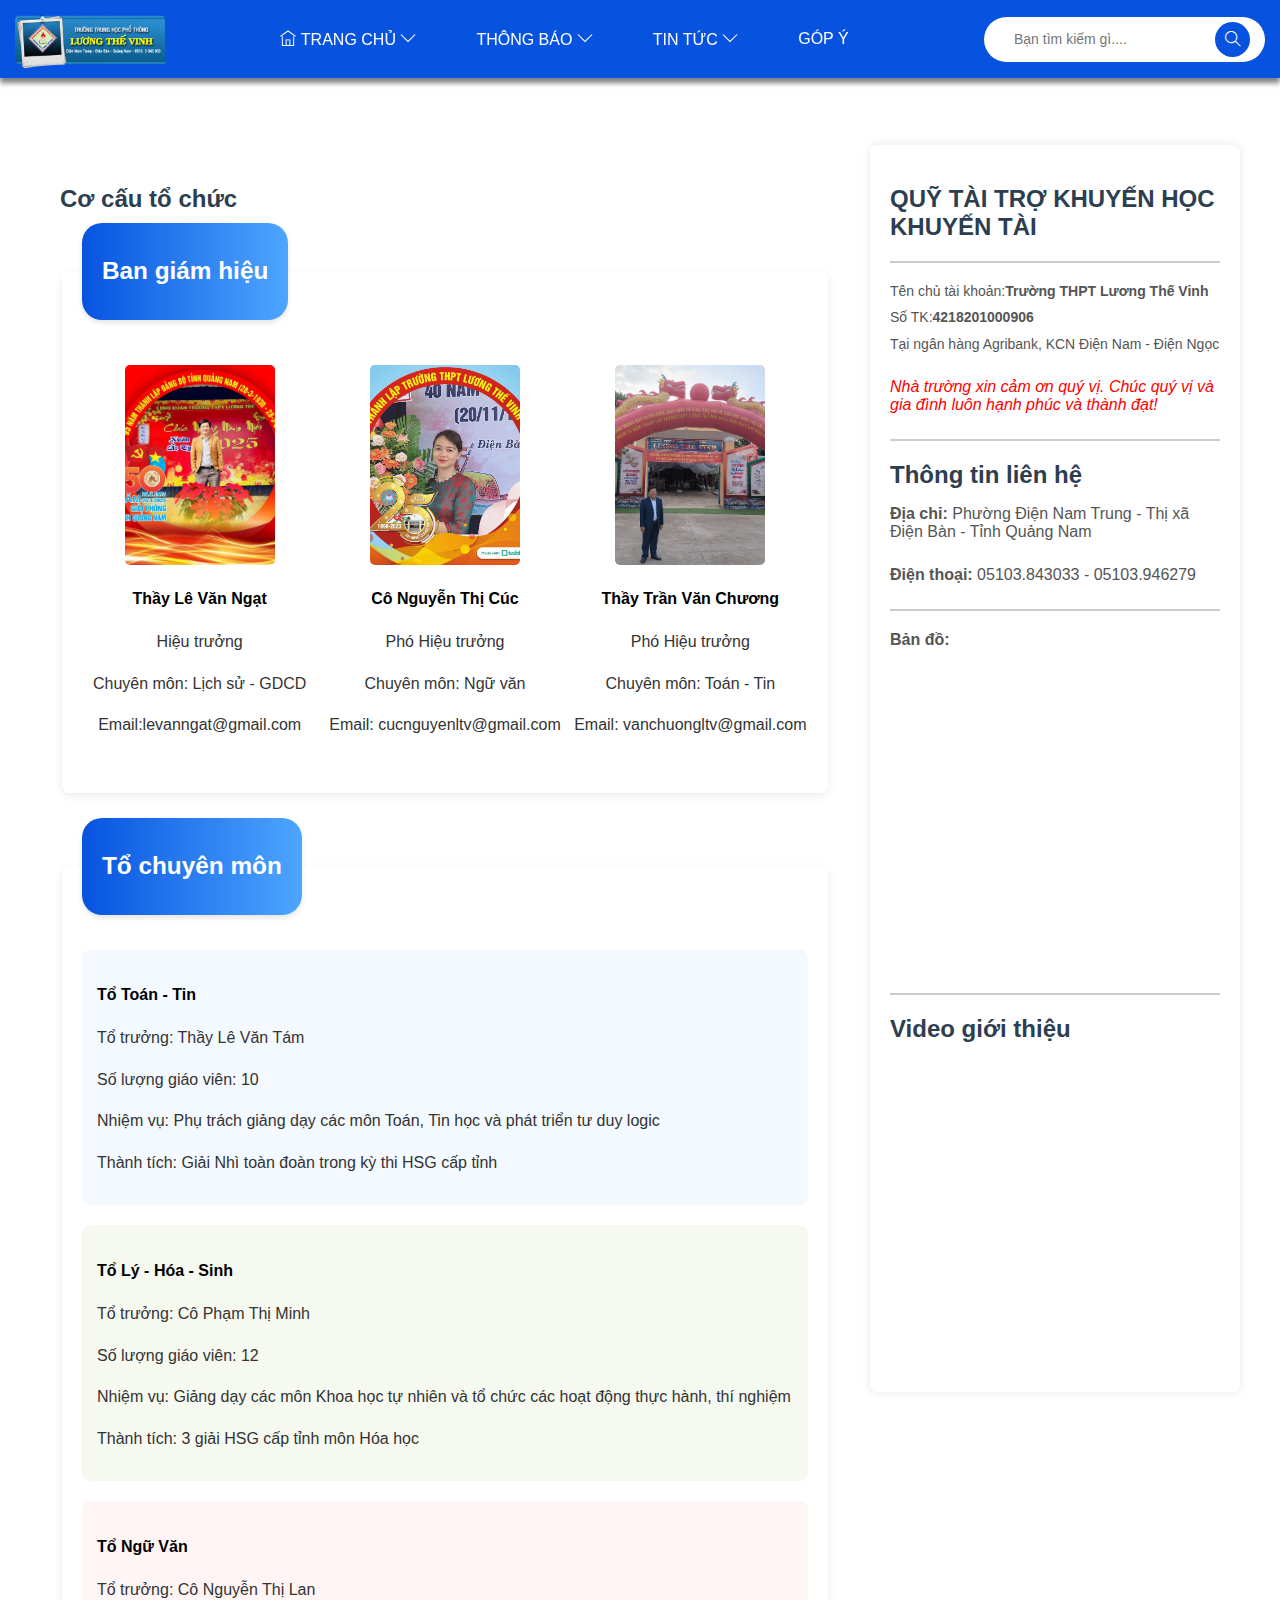
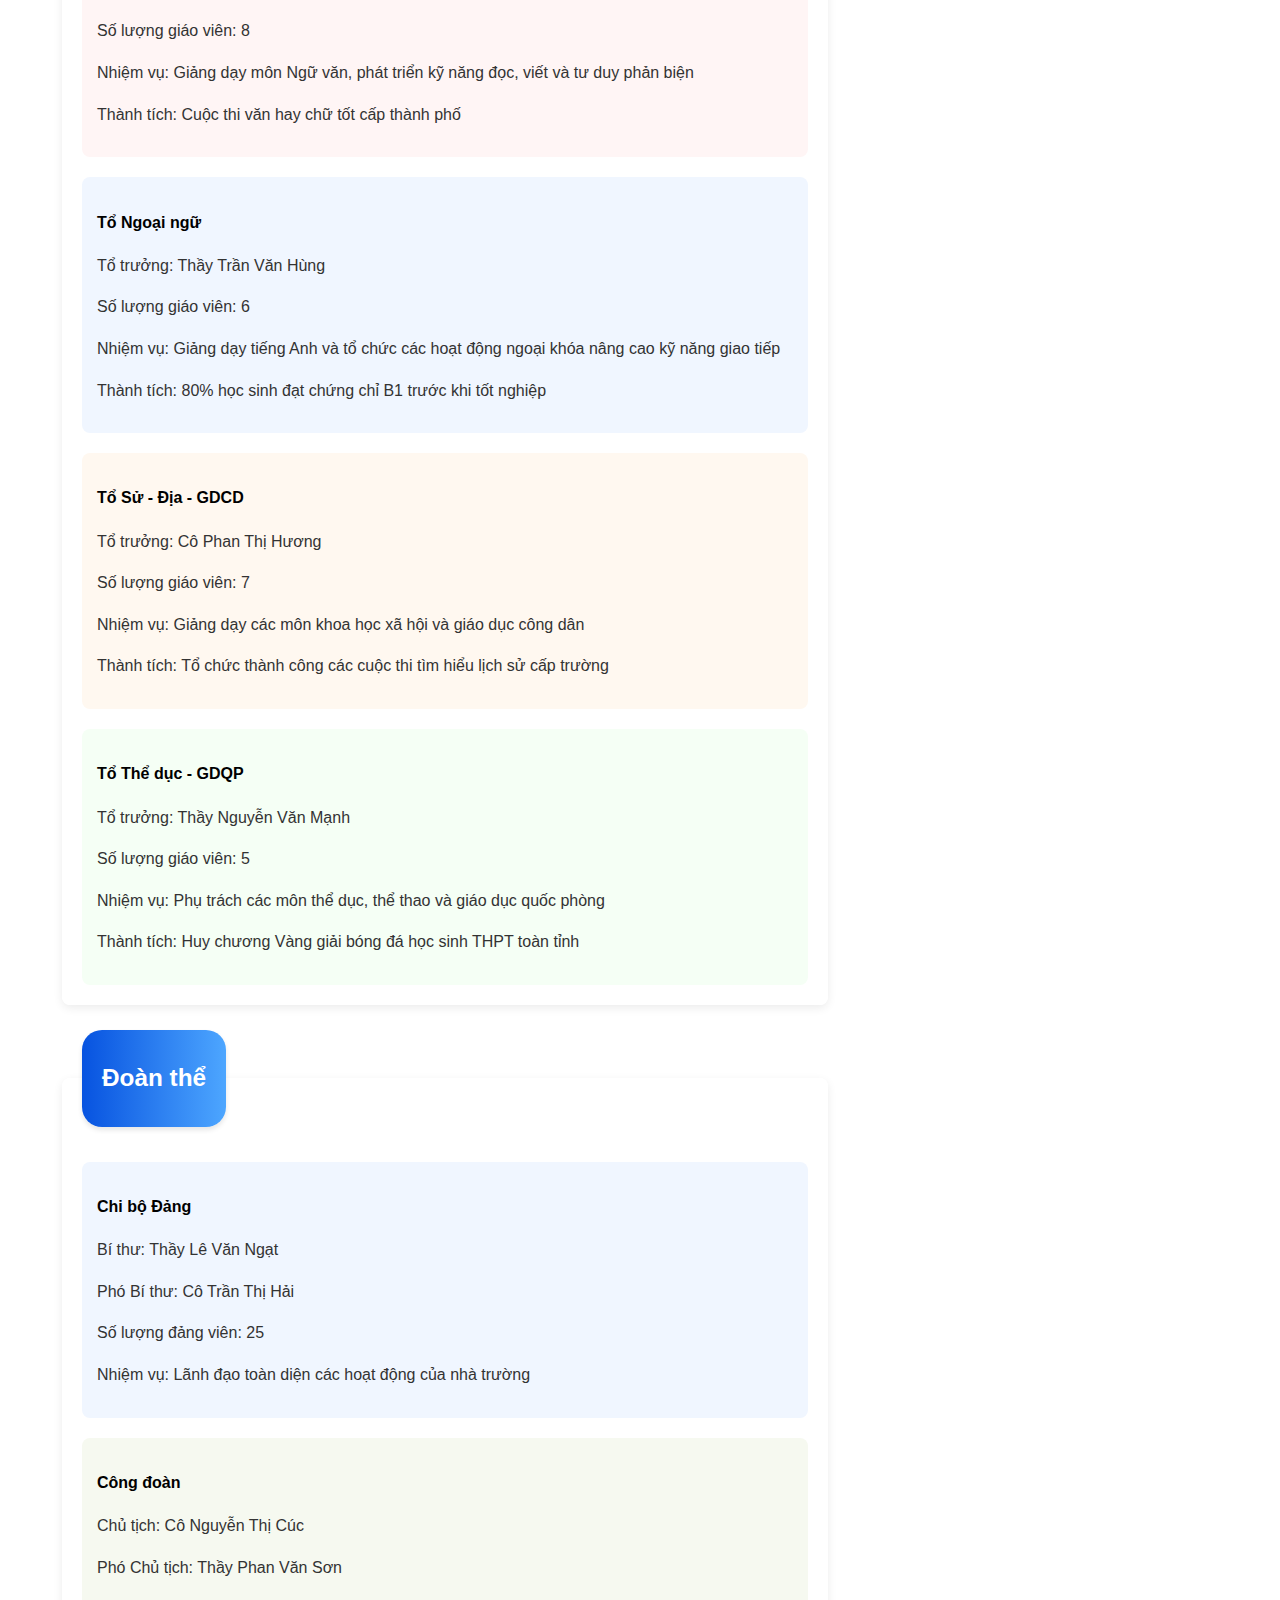
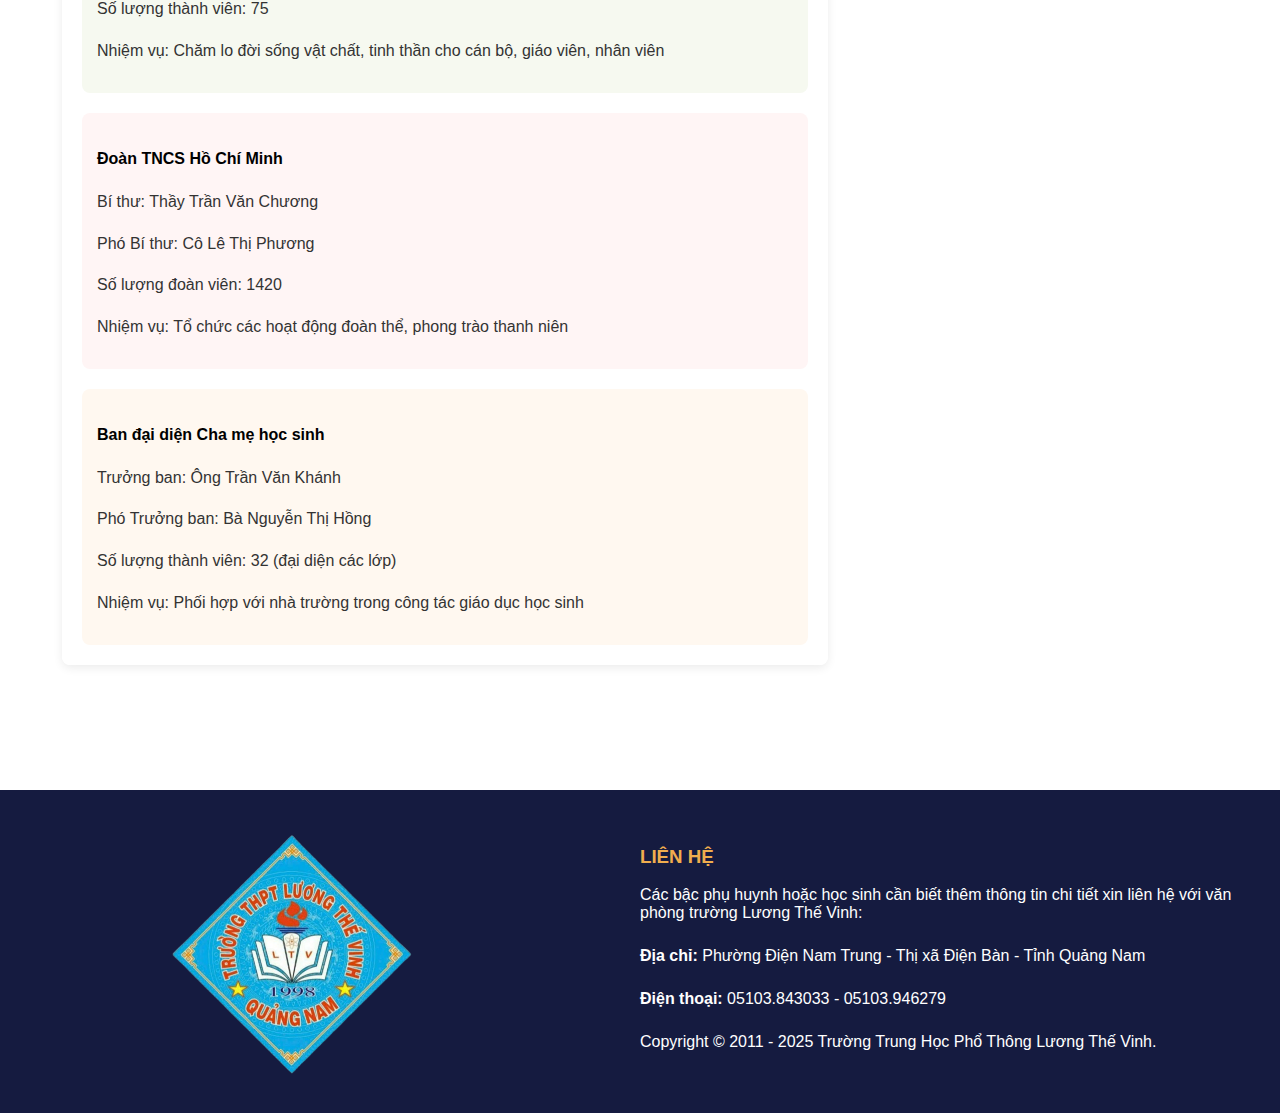
<file: cocautochuc.html>
<!DOCTYPE html>
<html lang="vi">
  <head>
    <meta charset="UTF-8" />
    <meta name="viewport" content="width=device-width, initial-scale=1.0" />
    <link rel="stylesheet" href="./font/themify-icons/themify-icons.css" />
    <link rel="stylesheet" href="./css/style.css" />
    <link rel="stylesheet" href="./css/tintuc.css" />
    <title>Cơ cấu tổ chức - THPT Lương Thế Vinh</title>
  </head>
  <body>
    <!-- Phần đầu trang -->
    <header class="pc-header">
      <div class="header-top">
        <div class="content">
          <div class="flex">
            <!-- Trái -->
            <div class="header-left">
              <div class="flex">
                <div class="logo">
                  <a href="./index.html" title="">
                    <img src="./img/logo.png" alt="Logo trường " />
                  </a>
                </div>
              </div>
            </div>
            <!-- Phải -->
            <div class="header-right">
              <div class="flex">
                <!-- Trang chủ -->
                <div class="menu" title="">
                  <a href="./index.html">
                    <i class="ti-home"></i>
                    Trang chủ
                    <i class="ti-angle-down"></i>
                  </a>
                  <div class="noidung">
                    <ul class="danhsach">
                      <li>
                        <a href="./gioithieu.html">
                          <span>Giới thiệu chung</span>
                        </a>
                      </li>
                      <li>
                        <a href="./tieusu.html">
                          <span>Tiểu sử</span>
                        </a>
                      </li>
                      <li>
                        <a href="./cocautochuc.html">
                          <span>Cơ cấu tổ chức</span>
                        </a>
                      </li>
                    </ul>
                  </div>
                </div>
                <!-- Thông báo -->
                <div class="menu">
                  <a href="./thongbao.html" title="">
                    Thông báo
                    <i class="ti-angle-down"></i>
                  </a>
                  <div class="noidung">
                    <ul class="danhsach">
                      <li>
                        <a href="./bangdiem.html " title="">
                          <span>Bảng điểm thi đua</span>
                        </a>
                      </li>
                      <li>
                        <a href="./tuyensinh.html" title="">
                          <span>Tuyển sinh</span>
                        </a>
                      </li>
                    </ul>
                  </div>
                </div>
                <!-- Tin tức -->
                <div class="menu">
                  <a href="./tintuc.html" title="">
                    Tin tức
                    <i class="ti-angle-down"></i>
                  </a>
                  <div class="noidung">
                    <ul class="danhsach">
                      <li>
                        <a href="./hoatdongngoaikhoa.html" title="">
                          <span>Hoạt động ngoại khóa</span>
                        </a>
                      </li>
                      <li>
                        <a href="./thuvienanh.html" title="">
                          <span>Thư viện ảnh</span>
                        </a>
                      </li>
                    </ul>
                  </div>
                </div>
                <!-- Hộp thư góp ý -->
                <div class="menu">
                  <a href="./gopy.html" title=""> Góp ý </a>
                </div>
              </div>
            </div>
            <!-- tìm kiếm -->
            <div class="search">
              <div class="flex">
                <input type="text" placeholder="Bạn tìm kiếm gì...." />
                <a class="flex flex-center flex-content" href="">
                  <i class="ti-search"></i>
                </a>
              </div>
            </div>
          </div>
        </div>
      </div>
    </header>

    <!-- Phần thân trang -->
    <main class="container">
      <!-- Cột chính -->
      <div class="main-content">
        <h2>Cơ cấu tổ chức</h2>

        <section>
          <fieldset>
            <legend><h3>Ban giám hiệu</h3></legend>
            <div style="display: flex; margin-bottom: 20px">
              <div style="flex: 1; margin-right: 10px; text-align: center">
                <img
                  src="./img/hieu-truong.jpg"
                  alt="Hiệu trưởng"
                  style="width: 150px; height: 200px; object-fit: cover"
                />
                <h4>Thầy Lê Văn Ngạt</h4>
                <p>Hiệu trưởng</p>
                <p>Chuyên môn: Lịch sử - GDCD</p>
                <p>Email:levanngat@gmail.com</p>
              </div>
              <div style="flex: 1; margin-right: 10px; text-align: center">
                <img
                  src="./img/co-pht.jpg"
                  alt="Phó Hiệu trưởng"
                  style="width: 150px; height: 200px; object-fit: cover"
                />
                <h4>Cô Nguyễn Thị Cúc</h4>
                <p>Phó Hiệu trưởng</p>
                <p>Chuyên môn: Ngữ văn</p>
                <p>Email: cucnguyenltv@gmail.com</p>
              </div>
              <div style="flex: 1; text-align: center">
                <img
                  src="./img/thay-pht.jpg"
                  alt="Phó Hiệu trưởng"
                  style="width: 150px; height: 200px; object-fit: cover"
                />
                <h4>Thầy Trần Văn Chương</h4>
                <p>Phó Hiệu trưởng</p>
                <p>Chuyên môn: Toán - Tin</p>
                <p>Email: vanchuongltv@gmail.com</p>
              </div>
            </div>
          </fieldset>
        </section>

        <section>
          <fieldset>
            <legend><h3>Tổ chuyên môn</h3></legend>
            <div
              style="
                margin-bottom: 20px;
                background-color: #f4f9ff;
                padding: 15px;
                border-radius: 8px;
              "
            >
              <h4>Tổ Toán - Tin</h4>
              <p>Tổ trưởng: Thầy Lê Văn Tám</p>
              <p>Số lượng giáo viên: 10</p>
              <p>
                Nhiệm vụ: Phụ trách giảng dạy các môn Toán, Tin học và phát
                triển tư duy logic
              </p>
              <p>Thành tích: Giải Nhì toàn đoàn trong kỳ thi HSG cấp tỉnh</p>
            </div>

            <div
              style="
                margin-bottom: 20px;
                background-color: #f6f9f0;
                padding: 15px;
                border-radius: 8px;
              "
            >
              <h4>Tổ Lý - Hóa - Sinh</h4>
              <p>Tổ trưởng: Cô Phạm Thị Minh</p>
              <p>Số lượng giáo viên: 12</p>
              <p>
                Nhiệm vụ: Giảng dạy các môn Khoa học tự nhiên và tổ chức các
                hoạt động thực hành, thí nghiệm
              </p>
              <p>Thành tích: 3 giải HSG cấp tỉnh môn Hóa học</p>
            </div>

            <div
              style="
                margin-bottom: 20px;
                background-color: #fff5f5;
                padding: 15px;
                border-radius: 8px;
              "
            >
              <h4>Tổ Ngữ Văn</h4>
              <p>Tổ trưởng: Cô Nguyễn Thị Lan</p>
              <p>Số lượng giáo viên: 8</p>
              <p>
                Nhiệm vụ: Giảng dạy môn Ngữ văn, phát triển kỹ năng đọc, viết và
                tư duy phản biện
              </p>
              <p>Thành tích: Cuộc thi văn hay chữ tốt cấp thành phố</p>
            </div>

            <div
              style="
                margin-bottom: 20px;
                background-color: #f0f6ff;
                padding: 15px;
                border-radius: 8px;
              "
            >
              <h4>Tổ Ngoại ngữ</h4>
              <p>Tổ trưởng: Thầy Trần Văn Hùng</p>
              <p>Số lượng giáo viên: 6</p>
              <p>
                Nhiệm vụ: Giảng dạy tiếng Anh và tổ chức các hoạt động ngoại
                khóa nâng cao kỹ năng giao tiếp
              </p>
              <p>
                Thành tích: 80% học sinh đạt chứng chỉ B1 trước khi tốt nghiệp
              </p>
            </div>

            <div
              style="
                margin-bottom: 20px;
                background-color: #fff8f0;
                padding: 15px;
                border-radius: 8px;
              "
            >
              <h4>Tổ Sử - Địa - GDCD</h4>
              <p>Tổ trưởng: Cô Phan Thị Hương</p>
              <p>Số lượng giáo viên: 7</p>
              <p>
                Nhiệm vụ: Giảng dạy các môn khoa học xã hội và giáo dục công dân
              </p>
              <p>
                Thành tích: Tổ chức thành công các cuộc thi tìm hiểu lịch sử cấp
                trường
              </p>
            </div>

            <div
              style="
                background-color: #f5fff5;
                padding: 15px;
                border-radius: 8px;
              "
            >
              <h4>Tổ Thể dục - GDQP</h4>
              <p>Tổ trưởng: Thầy Nguyễn Văn Mạnh</p>
              <p>Số lượng giáo viên: 5</p>
              <p>
                Nhiệm vụ: Phụ trách các môn thể dục, thể thao và giáo dục quốc
                phòng
              </p>
              <p>
                Thành tích: Huy chương Vàng giải bóng đá học sinh THPT toàn tỉnh
              </p>
            </div>
          </fieldset>
        </section>

        <section>
          <fieldset>
            <legend><h3>Đoàn thể</h3></legend>
            <div
              style="
                margin-bottom: 20px;
                background-color: #f0f6ff;
                padding: 15px;
                border-radius: 8px;
              "
            >
              <h4>Chi bộ Đảng</h4>
              <p>Bí thư: Thầy Lê Văn Ngạt</p>
              <p>Phó Bí thư: Cô Trần Thị Hải</p>
              <p>Số lượng đảng viên: 25</p>
              <p>Nhiệm vụ: Lãnh đạo toàn diện các hoạt động của nhà trường</p>
            </div>

            <div
              style="
                margin-bottom: 20px;
                background-color: #f6f9f0;
                padding: 15px;
                border-radius: 8px;
              "
            >
              <h4>Công đoàn</h4>
              <p>Chủ tịch: Cô Nguyễn Thị Cúc</p>
              <p>Phó Chủ tịch: Thầy Phan Văn Sơn</p>
              <p>Số lượng thành viên: 75</p>
              <p>
                Nhiệm vụ: Chăm lo đời sống vật chất, tinh thần cho cán bộ, giáo
                viên, nhân viên
              </p>
            </div>

            <div
              style="
                margin-bottom: 20px;
                background-color: #fff5f5;
                padding: 15px;
                border-radius: 8px;
              "
            >
              <h4>Đoàn TNCS Hồ Chí Minh</h4>
              <p>Bí thư: Thầy Trần Văn Chương</p>
              <p>Phó Bí thư: Cô Lê Thị Phương</p>
              <p>Số lượng đoàn viên: 1420</p>
              <p>
                Nhiệm vụ: Tổ chức các hoạt động đoàn thể, phong trào thanh niên
              </p>
            </div>

            <div
              style="
                background-color: #fff8f0;
                padding: 15px;
                border-radius: 8px;
              "
            >
              <h4>Ban đại diện Cha mẹ học sinh</h4>
              <p>Trưởng ban: Ông Trần Văn Khánh</p>
              <p>Phó Trưởng ban: Bà Nguyễn Thị Hồng</p>
              <p>Số lượng thành viên: 32 (đại diện các lớp)</p>
              <p>
                Nhiệm vụ: Phối hợp với nhà trường trong công tác giáo dục học
                sinh
              </p>
            </div>
          </fieldset>
        </section>
      </div>

      <!-- Cột phụ -->
      <aside class="sidebar">
        <section>
          <h2>QUỸ TÀI TRỢ KHUYẾN HỌC KHUYẾN TÀI</h2>
          <hr />
          <p>
            <span style="margin-bottom: 10px; display: flex"
              >Tên chủ tài khoản:<strong
                >Trường THPT Lương Thế Vinh</strong
              ></span
            >
            <span style="margin-bottom: 10px; display: flex"
              >Số TK:<strong>4218201000906</strong></span
            >
            <span>Tại ngân hàng Agribank, KCN Điện Nam - Điện Ngọc</span>
          </p>
          <p style="color: red; font-style: italic">
            Nhà trường xin cảm ơn quý vị. Chúc quý vị và gia đình luôn hạnh phúc
            và thành đạt!
          </p>
        </section>
        <hr />
        <section>
          <h2>Thông tin liên hệ</h2>
          <p>
            <strong>Địa chỉ:</strong> Phường Điện Nam Trung - Thị xã Điện Bàn -
            Tỉnh Quảng Nam
          </p>
          <p><strong>Điện thoại:</strong> 05103.843033 - 05103.946279</p>
          <hr />
          <p>
            <strong>Bản đồ:</strong>
            <iframe
              src="https://www.google.com/maps/embed?pb=!1m17!1m12!1m3!1d911.7627977450584!2d108.2678882695586!3d15.914423999046432!2m3!1f0!2f0!3f0!3m2!1i1024!2i768!4f13.1!3m2!1m1!2zMTXCsDU0JzUxLjkiTiAxMDjCsDE2JzA2LjciRQ!5e1!3m2!1svi!2s!4v1743699237870!5m2!1svi!2s"
              width="100%"
              height="315"
              style="border: 0"
              allowfullscreen=""
              loading="lazy"
              referrerpolicy="no-referrer-when-downgrade"
            ></iframe>
          </p>
        </section>
        <hr />
        <section>
          <h2>Video giới thiệu</h2>
          <iframe
            width="100%"
            height="315"
            src="https://www.youtube.com/embed/PfTy9_nbcnc?si=7z0jO4mNJc6IStDA"
            frameborder="0"
            allow="accelerometer; autoplay; clipboard-write; encrypted-media; gyroscope; picture-in-picture"
            allowfullscreen
          ></iframe>
        </section>
      </aside>
    </main>

    <!-- Phần chân trang -->
    <footer>
      <div class="footer-container">
        <div class="footer-left">
          <div class="logo-footer">
            <a href="./index.html">
              <img
                src="./img/logotruong-tachnen.png"
                alt="Logo Trường THPT Lương Thế Vinh"
              />
            </a>
          </div>
        </div>

        <div class="footer-right">
          <h3>LIÊN HỆ</h3>
          <p>
            Các bậc phụ huynh hoặc học sinh cần biết thêm thông tin chi tiết xin
            liên hệ với văn phòng trường Lương Thế Vinh:
          </p>
          <p>
            <strong>Địa chỉ:</strong> Phường Điện Nam Trung - Thị xã Điện Bàn -
            Tỉnh Quảng Nam
          </p>
          <p><strong>Điện thoại:</strong> 05103.843033 - 05103.946279</p>
          <p>
            Copyright © 2011 - 2025 Trường Trung Học Phổ Thông Lương Thế Vinh.
          </p>
        </div>
      </div>
    </footer>
  </body>
</html>
</file>
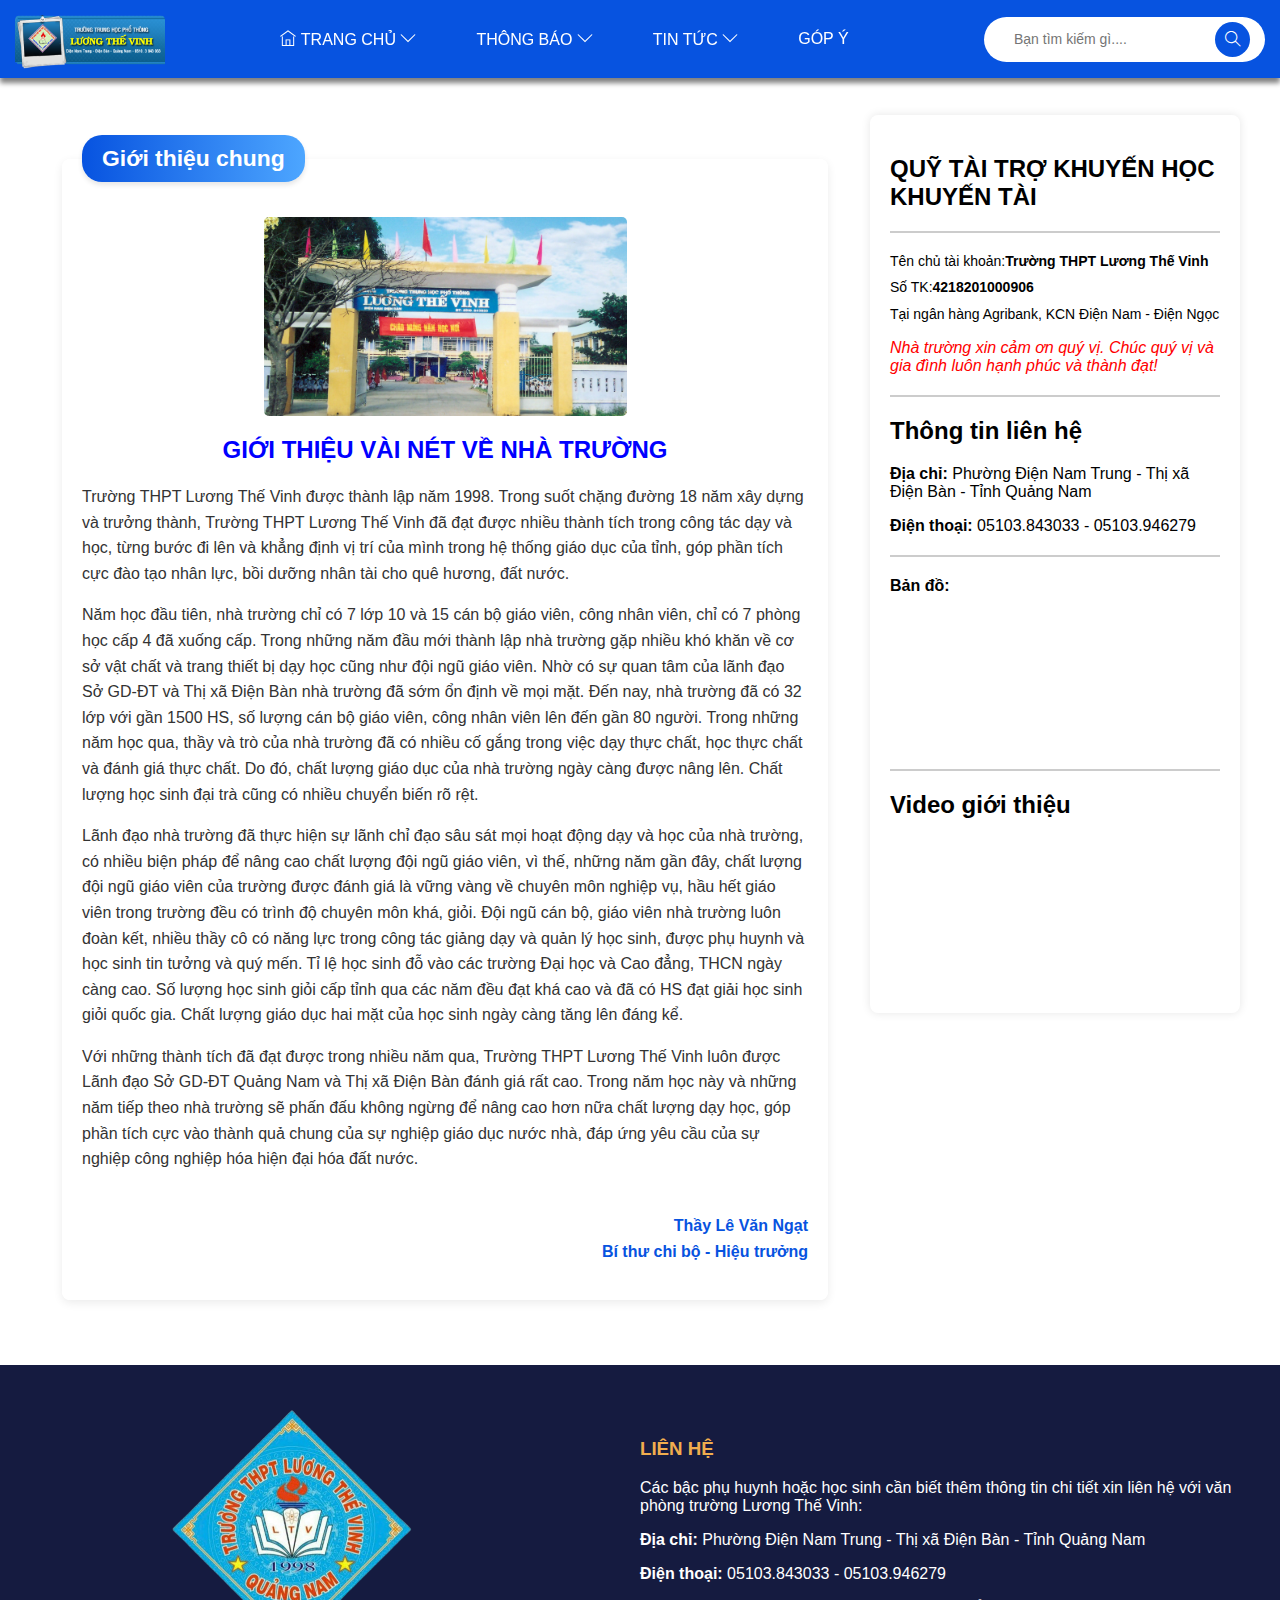
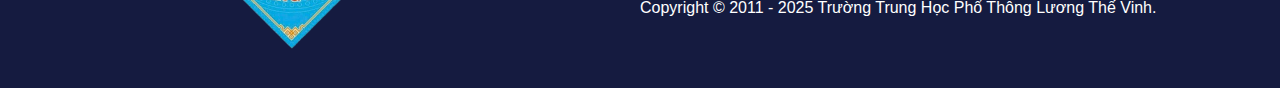
<file: gioithieu.html>
<!DOCTYPE html>
<html lang="en">
  <head>
    <meta charset="UTF-8" />
    <meta name="viewport" content="width=device-width, initial-scale=1.0" />
    <link rel="stylesheet" href="./font/themify-icons/themify-icons.css" />
    <link rel="stylesheet" href="./css/style.css" />
    <title>Giới thiệu chung</title>
  </head>
  <body>
    <!-- Phần đầu trang -->
    <header class="pc-header">
      <div class="header-top">
        <div class="content">
          <div class="flex">
            <!-- Trái -->
            <div class="header-left">
              <div class="flex">
                <div class="logo">
                  <a href="./index.html" title="">
                    <img src="./img/logo.png" alt="Logo trường " />
                  </a>
                </div>
              </div>
            </div>
            <!-- Phải -->
            <div class="header-right">
              <div class="flex">
                <!-- Trang chủ -->
                <div class="menu" title="">
                  <a href="./index.html">
                    <i class="ti-home"></i>
                    Trang chủ
                    <i class="ti-angle-down"></i>
                  </a>
                  <div class="noidung">
                    <ul class="danhsach">
                      <li>
                        <a href="./gioithieu.html">
                          <span>Giới thiệu chung</span>
                        </a>
                      </li>
                      <li>
                        <a href="./tieusu.html">
                          <span>Tiểu sử</span>
                        </a>
                      </li>
                      <li>
                        <a href="./cocautochuc.html"
                          ><span>Cơ cấu tổ chức</span></a
                        >
                      </li>
                    </ul>
                  </div>
                </div>
                <!-- Thông báo -->
                <div class="menu">
                  <a href="./thongbao.html" title="">
                    Thông báo
                    <i class="ti-angle-down"></i>
                  </a>
                  <div class="noidung">
                    <ul class="danhsach">
                      <li>
                        <a href="./bangdiem.html" title="">
                          <span>Bảng điểm thi đua</span>
                        </a>
                      </li>
                      <li>
                        <a href="./tuyensinh.html" title=""
                          ><span>Tuyển sinh</span></a
                        >
                      </li>
                    </ul>
                  </div>
                </div>
                <!-- Tin tức -->
                <div class="menu">
                  <a href="./tintuc.html" title="">
                    Tin tức
                    <i class="ti-angle-down"></i>
                  </a>
                  <div class="noidung">
                    <ul class="danhsach">
                      <li>
                        <a href="./hoatdongngoaikhoa.html" title=""
                          ><span>Hoạt động ngoại khóa</span></a
                        >
                      </li>
                      <li>
                        <a href="./thuvienanh.html" title=""
                          ><span>Thư viện ảnh</span></a
                        >
                      </li>
                    </ul>
                  </div>
                </div>
                <!-- Hộp thư góp ý -->
                <div class="menu">
                  <a href="./gopy.html" title=""> Góp ý </a>
                </div>
              </div>
            </div>
            <!-- tìm kiếm -->
            <div class="search">
              <div class="flex">
                <input type="text" placeholder="Bạn tìm kiếm gì...." />
                <a class="flex flex-center flex-content" href="">
                  <i class="ti-search"></i>
                </a>
              </div>
            </div>
          </div>
        </div>
      </div>
    </header>
    <!-- Phần thân trang -->
    <main class="container">
      <!-- Cột chính -->
      <div class="main-content">
        <section>
          <fieldset>
            <legend><h2>Giới thiệu chung</h2></legend>
            <img
              style="display: block; margin: auto; width: 50%"
              src="./img/cong_truong.jpg"
              alt="Ảnh trường THPT Lương Thế Vinh"
            />
            <h2 style="color: blue; display: block; text-align: center">
              GIỚI THIỆU VÀI NÉT VỀ NHÀ TRƯỜNG
            </h2>
            <p>
              Trường THPT Lương Thế Vinh được thành lập năm 1998. Trong suốt
              chặng đường 18 năm xây dựng và trưởng thành, Trường THPT Lương Thế
              Vinh đã đạt được nhiều thành tích trong công tác dạy và học, từng
              bước đi lên và khẳng định vị trí của mình trong hệ thống giáo dục
              của tỉnh, góp phần tích cực đào tạo nhân lực, bồi dưỡng nhân tài
              cho quê hương, đất nước.
            </p>
            <p>
              Năm học đầu tiên, nhà trường chỉ có 7 lớp 10 và 15 cán bộ giáo
              viên, công nhân viên, chỉ có 7 phòng học cấp 4 đã xuống cấp. Trong
              những năm đầu mới thành lập nhà trường gặp nhiều khó khăn về cơ sở
              vật chất và trang thiết bị dạy học cũng như đội ngũ giáo viên. Nhờ
              có sự quan tâm của lãnh đạo Sở GD-ĐT và Thị xã Điện Bàn nhà trường
              đã sớm ổn định về mọi mặt. Đến nay, nhà trường đã có 32 lớp với
              gần 1500 HS, số lượng cán bộ giáo viên, công nhân viên lên đến gần
              80 người. Trong những năm học qua, thầy và trò của nhà trường đã
              có nhiều cố gắng trong việc dạy thực chất, học thực chất và đánh
              giá thực chất. Do đó, chất lượng giáo dục của nhà trường ngày càng
              được nâng lên. Chất lượng học sinh đại trà cũng có nhiều chuyển
              biến rõ rệt.
            </p>
            <p>
              Lãnh đạo nhà trường đã thực hiện sự lãnh chỉ đạo sâu sát mọi hoạt
              động dạy và học của nhà trường, có nhiều biện pháp để nâng cao
              chất lượng đội ngũ giáo viên, vì thế, những năm gần đây, chất
              lượng đội ngũ giáo viên của trường được đánh giá là vững vàng về
              chuyên môn nghiệp vụ, hầu hết giáo viên trong trường đều có trình
              độ chuyên môn khá, giỏi. Đội ngũ cán bộ, giáo viên nhà trường luôn
              đoàn kết, nhiều thầy cô có năng lực trong công tác giảng dạy và
              quản lý học sinh, được phụ huynh và học sinh tin tưởng và quý mến.
              Tỉ lệ học sinh đỗ vào các trường Đại học và Cao đẳng, THCN ngày
              càng cao. Số lượng học sinh giỏi cấp tỉnh qua các năm đều đạt khá
              cao và đã có HS đạt giải học sinh giỏi quốc gia. Chất lượng giáo
              dục hai mặt của học sinh ngày càng tăng lên đáng kể.
            </p>
            <p>
              Với những thành tích đã đạt được trong nhiều năm qua, Trường THPT
              Lương Thế Vinh luôn được Lãnh đạo Sở GD-ĐT Quảng Nam và Thị xã
              Điện Bàn đánh giá rất cao. Trong năm học này và những năm tiếp
              theo nhà trường sẽ phấn đấu không ngừng để nâng cao hơn nữa chất
              lượng dạy học, góp phần tích cực vào thành quả chung của sự nghiệp
              giáo dục nước nhà, đáp ứng yêu cầu của sự nghiệp công nghiệp hóa
              hiện đại hóa đất nước.
            </p>
            <p style="text-align: right">
              <br />
              <strong>Thầy Lê Văn Ngạt</strong>
              <br />
              <strong>Bí thư chi bộ - Hiệu trưởng</strong>
            </p>
          </fieldset>
        </section>
      </div>
      <!-- Cột phụ -->
      <aside class="sidebar">
        <section>
          <h2>QUỸ TÀI TRỢ KHUYẾN HỌC KHUYẾN TÀI</h2>
          <hr />
          <p>
            <span style="margin-bottom: 10px; display: flex"
              >Tên chủ tài khoản:<strong
                >Trường THPT Lương Thế Vinh</strong
              ></span
            >
            <span style="margin-bottom: 10px; display: flex"
              >Số TK:<strong>4218201000906</strong>
            </span>
            <span>Tại ngân hàng Agribank, KCN Điện Nam - Điện Ngọc</span>
          </p>
          <p style="color: red; font-style: italic">
            Nhà trường xin cảm ơn quý vị. Chúc quý vị và gia đình luôn hạnh phúc
            và thành đạt!
          </p>
        </section>
        <hr />
        <section>
          <h2>Thông tin liên hệ</h2>
          <p>
            <strong>Địa chỉ:</strong> Phường Điện Nam Trung - Thị xã Điện Bàn -
            Tỉnh Quảng Nam
          </p>
          <p><strong>Điện thoại:</strong> 05103.843033 - 05103.946279</p>
          <hr />
          <p>
            <strong>Bản đồ:</strong>
            <iframe
              src="https://www.google.com/maps/embed?pb=!1m17!1m12!1m3!1d911.7627977450584!2d108.2678882695586!3d15.914423999046432!2m3!1f0!2f0!3f0!3m2!1i1024!2i768!4f13.1!3m2!1m1!2zMTXCsDU0JzUxLjkiTiAxMDjCsDE2JzA2LjciRQ!5e1!3m2!1svi!2s!4v1743699237870!5m2!1svi!2s"
              width="100%"
              height="autoplay"
              style="border: 0"
              allowfullscreen=""
              loading="lazy"
              referrerpolicy="no-referrer-when-downgrade"
            >
              <!-- referrerpolicy="no-referrer-when-downgrade":Chỉ gửi URL gốc (referrer) khi chuyển hướng không làm giảm mức độ bảo mật  -->
            </iframe>
          </p>
        </section>
        <hr />
        <section>
          <h2>Video giới thiệu</h2>
          <iframe
            width="100%"
            height="autoplay"
            src="https://www.youtube.com/embed/PfTy9_nbcnc?si=7z0jO4mNJc6IStDA"
            frameborder="0"
            allow="accelerometer; autoplay; clipboard-write; encrypted-media; gyroscope; picture-in-picture"
            allowfullscreen
          ></iframe>
        </section>
      </aside>
    </main>
    <!-- Phần chân trang -->
    <footer>
      <div class="footer-container">
        <div class="footer-left">
          <div class="logo-footer">
            <a href="./index.html">
              <img
                src="./img/logotruong-tachnen.png"
                alt="Logo Trường THPT Lương Thế Vinh"
              />
            </a>
          </div>
        </div>

        <div class="footer-right">
          <h3>LIÊN HỆ</h3>
          <p>
            Các bậc phụ huynh hoặc học sinh cần biết thêm thông tin chi tiết xin
            liên hệ với văn phòng trường Lương Thế Vinh:
          </p>
          <p>
            <strong>Địa chỉ:</strong> Phường Điện Nam Trung - Thị xã Điện Bàn -
            Tỉnh Quảng Nam
          </p>
          <p><strong>Điện thoại:</strong> 05103.843033 - 05103.946279</p>
          <p>
            Copyright © 2011 - 2025 Trường Trung Học Phổ Thông Lương Thế Vinh.
          </p>
        </div>
      </div>
    </footer>
  </body>
</html>
</file>
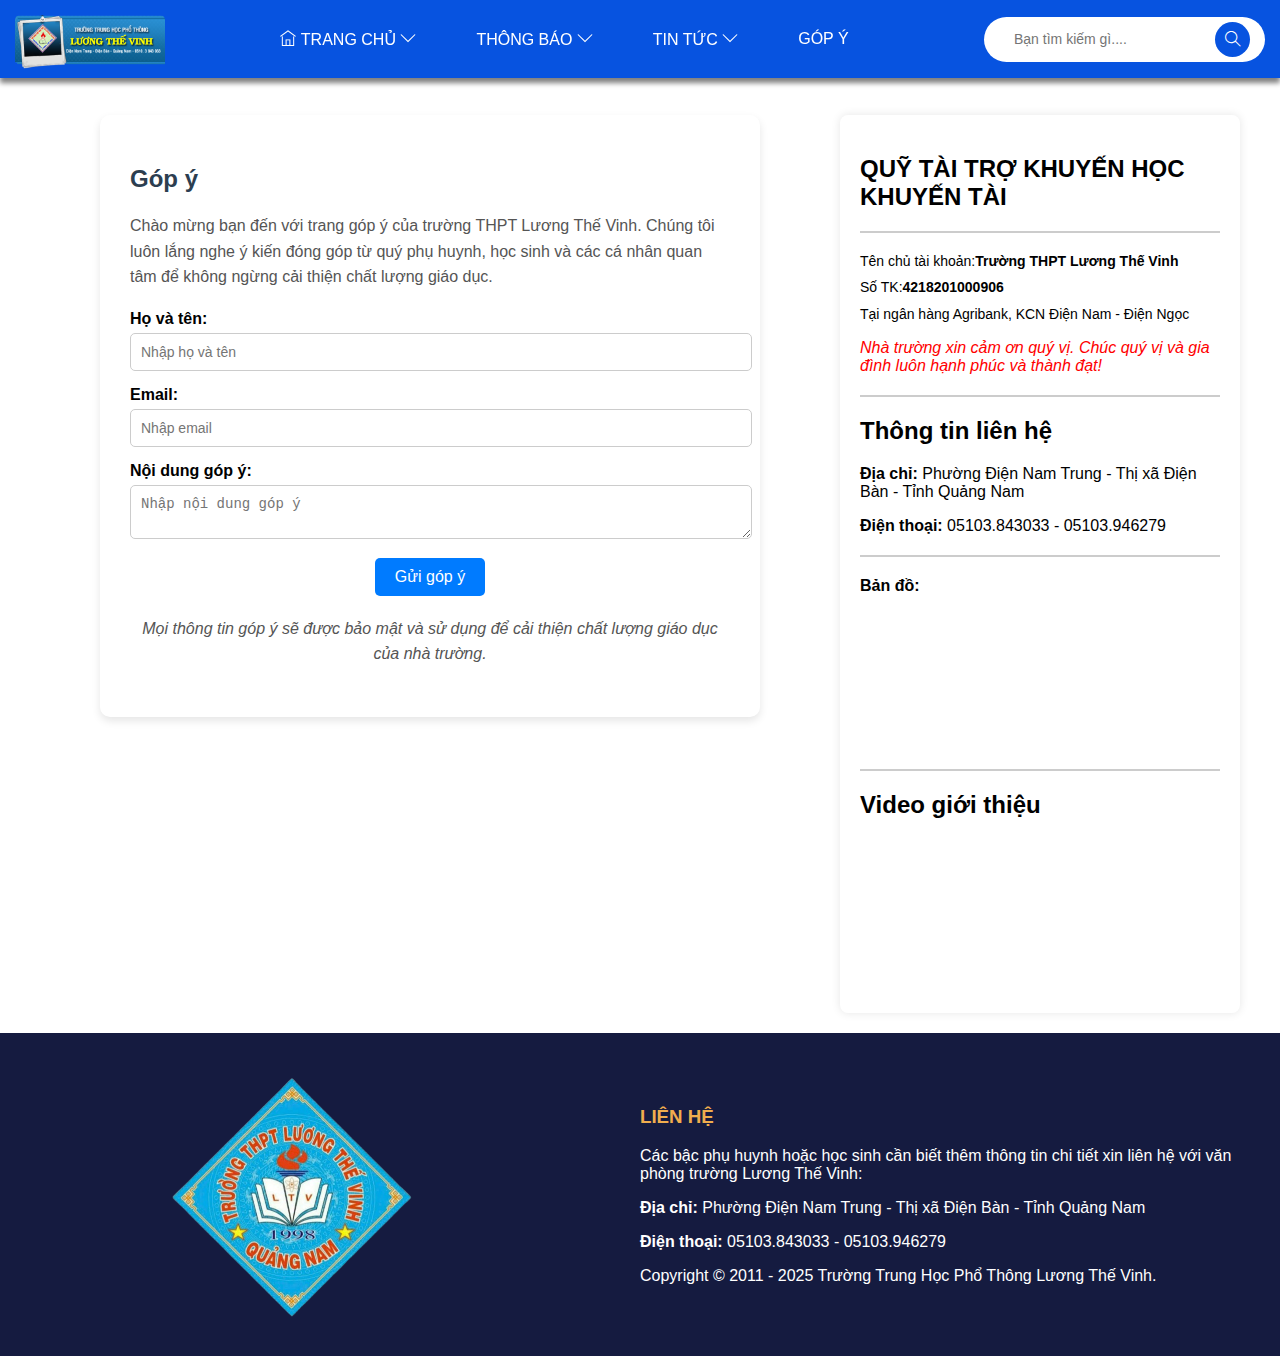
<file: gopy.html>
<!DOCTYPE html>
<html lang="en">
  <head>
    <meta charset="UTF-8" />
    <meta name="viewport" content="width=device-width, initial-scale=1.0" />
    <link rel="stylesheet" href="./font/themify-icons/themify-icons.css" />
    <link rel="stylesheet" href="./css/style.css" />
    <link rel="stylesheet" href="./css/gopy.css" />
    <title>Góp ý</title>
  </head>
  <body>
    <!-- Phần đầu trang -->
    <header class="pc-header">
      <div class="header-top">
        <div class="content">
          <div class="flex">
            <!-- Trái -->
            <div class="header-left">
              <div class="flex">
                <div class="logo">
                  <a href="./index.html" title="">
                    <img src="./img/logo.png" alt="Logo trường " />
                  </a>
                </div>
              </div>
            </div>
            <!-- Phải -->
            <div class="header-right">
              <div class="flex">
                <!-- Trang chủ -->
                <div class="menu" title="">
                  <a href="./index.html">
                    <i class="ti-home"></i>
                    Trang chủ
                    <i class="ti-angle-down"></i>
                  </a>
                  <div class="noidung">
                    <ul class="danhsach">
                      <li>
                        <a href="./gioithieu.html">
                          <span>Giới thiệu chung</span>
                        </a>
                      </li>
                      <li>
                        <a href="./tieusu.html">
                          <span>Tiểu sử</span>
                        </a>
                      </li>
                      <li>
                        <a href="./cocautochuc.html"
                          ><span>Cơ cấu tổ chức</span></a
                        >
                      </li>
                    </ul>
                  </div>
                </div>
                <!-- Thông báo -->
                <div class="menu">
                  <a href="./thongbao.html" title="">
                    Thông báo
                    <i class="ti-angle-down"></i>
                  </a>
                  <div class="noidung">
                    <ul class="danhsach">
                      <li>
                        <a href="./bangdiem.html" title="">
                          <span>Bảng điểm thi đua</span>
                        </a>
                      </li>
                      <li>
                        <a href="./tuyensinh.html" title=""
                          ><span>Tuyển sinh</span></a
                        >
                      </li>
                    </ul>
                  </div>
                </div>
                <!-- Tin tức -->
                <div class="menu">
                  <a href="./tintuc.html" title="">
                    Tin tức
                    <i class="ti-angle-down"></i>
                  </a>
                  <div class="noidung">
                    <ul class="danhsach">
                      <li>
                        <a href="./hoatdongngoaikhoa.html" title=""
                          ><span>Hoạt động ngoại khóa</span></a
                        >
                      </li>
                      <li>
                        <a href="./thuvienanh.html" title=""
                          ><span>Thư viện ảnh</span></a
                        >
                      </li>
                    </ul>
                  </div>
                </div>
                <!-- Hộp thư góp ý -->
                <div class="menu">
                  <a href="./gopy.html" title=""> Góp ý </a>
                </div>
              </div>
            </div>
            <!-- tìm kiếm -->
            <div class="search">
              <div class="flex">
                <input type="text" placeholder="Bạn tìm kiếm gì...." />
                <a class="flex flex-center flex-content" href="">
                  <i class="ti-search"></i>
                </a>
              </div>
            </div>
          </div>
        </div>
      </div>
    </header>
    <!-- Phần thân trang -->
    <main class="container">
      <!-- Cột chính -->
      <div class="main-content">
        <h2>Góp ý</h2>
        <p>
          Chào mừng bạn đến với trang góp ý của trường THPT Lương Thế Vinh.
          Chúng tôi luôn lắng nghe ý kiến đóng góp từ quý phụ huynh, học sinh và
          các cá nhân quan tâm để không ngừng cải thiện chất lượng giáo dục.
        </p>

        <form>
          <label for="name">Họ và tên:</label>
          <input
            type="text"
            id="name"
            name="name"
            placeholder="Nhập họ và tên"
            required
          />

          <label for="email">Email:</label>
          <input
            type="email"
            id="email"
            name="email"
            placeholder="Nhập email"
            required
          />

          <label for="message">Nội dung góp ý:</label>
          <textarea
            id="message"
            name="message"
            placeholder="Nhập nội dung góp ý"
            required
          ></textarea>

          <button type="submit">Gửi góp ý</button>
        </form>

        <p class="note">
          Mọi thông tin góp ý sẽ được bảo mật và sử dụng để cải thiện chất lượng
          giáo dục của nhà trường.
        </p>
      </div>
      <!-- Cột phụ -->
      <aside class="sidebar">
        <section>
          <h2>QUỸ TÀI TRỢ KHUYẾN HỌC KHUYẾN TÀI</h2>
          <hr />
          <p>
            <span style="margin-bottom: 10px; display: flex"
              >Tên chủ tài khoản:<strong
                >Trường THPT Lương Thế Vinh</strong
              ></span
            >
            <span style="margin-bottom: 10px; display: flex"
              >Số TK:<strong>4218201000906</strong>
            </span>
            <span>Tại ngân hàng Agribank, KCN Điện Nam - Điện Ngọc</span>
          </p>
          <p style="color: red; font-style: italic">
            Nhà trường xin cảm ơn quý vị. Chúc quý vị và gia đình luôn hạnh phúc
            và thành đạt!
          </p>
        </section>
        <hr />
        <section>
          <h2>Thông tin liên hệ</h2>
          <p>
            <strong>Địa chỉ:</strong> Phường Điện Nam Trung - Thị xã Điện Bàn -
            Tỉnh Quảng Nam
          </p>
          <p><strong>Điện thoại:</strong> 05103.843033 - 05103.946279</p>
          <hr />
          <p>
            <strong>Bản đồ:</strong>
            <iframe
              src="https://www.google.com/maps/embed?pb=!1m17!1m12!1m3!1d911.7627977450584!2d108.2678882695586!3d15.914423999046432!2m3!1f0!2f0!3f0!3m2!1i1024!2i768!4f13.1!3m2!1m1!2zMTXCsDU0JzUxLjkiTiAxMDjCsDE2JzA2LjciRQ!5e1!3m2!1svi!2s!4v1743699237870!5m2!1svi!2s"
              width="100%"
              height="autoplay"
              style="border: 0"
              allowfullscreen=""
              loading="lazy"
              referrerpolicy="no-referrer-when-downgrade"
            >
              <!-- referrerpolicy="no-referrer-when-downgrade":Chỉ gửi URL gốc (referrer) khi chuyển hướng không làm giảm mức độ bảo mật  -->
            </iframe>
          </p>
        </section>
        <hr />
        <section>
          <h2>Video giới thiệu</h2>
          <iframe
            width="100%"
            height="autoplay"
            src="https://www.youtube.com/embed/PfTy9_nbcnc?si=7z0jO4mNJc6IStDA"
            frameborder="0"
            allow="accelerometer; autoplay; clipboard-write; encrypted-media; gyroscope; picture-in-picture"
            allowfullscreen
          ></iframe>
        </section>
      </aside>
    </main>
    <!-- Phần chân trang -->
    <footer>
      <div class="footer-container">
        <div class="footer-left">
          <div class="logo-footer">
            <a href="./index.html">
              <img
                src="./img/logotruong-tachnen.png"
                alt="Logo Trường THPT Lương Thế Vinh"
              />
            </a>
          </div>
        </div>

        <div class="footer-right">
          <h3>LIÊN HỆ</h3>
          <p>
            Các bậc phụ huynh hoặc học sinh cần biết thêm thông tin chi tiết xin
            liên hệ với văn phòng trường Lương Thế Vinh:
          </p>
          <p>
            <strong>Địa chỉ:</strong> Phường Điện Nam Trung - Thị xã Điện Bàn -
            Tỉnh Quảng Nam
          </p>
          <p><strong>Điện thoại:</strong> 05103.843033 - 05103.946279</p>
          <p>
            Copyright © 2011 - 2025 Trường Trung Học Phổ Thông Lương Thế Vinh.
          </p>
        </div>
      </div>
    </footer>
  </body>
</html>
</file>
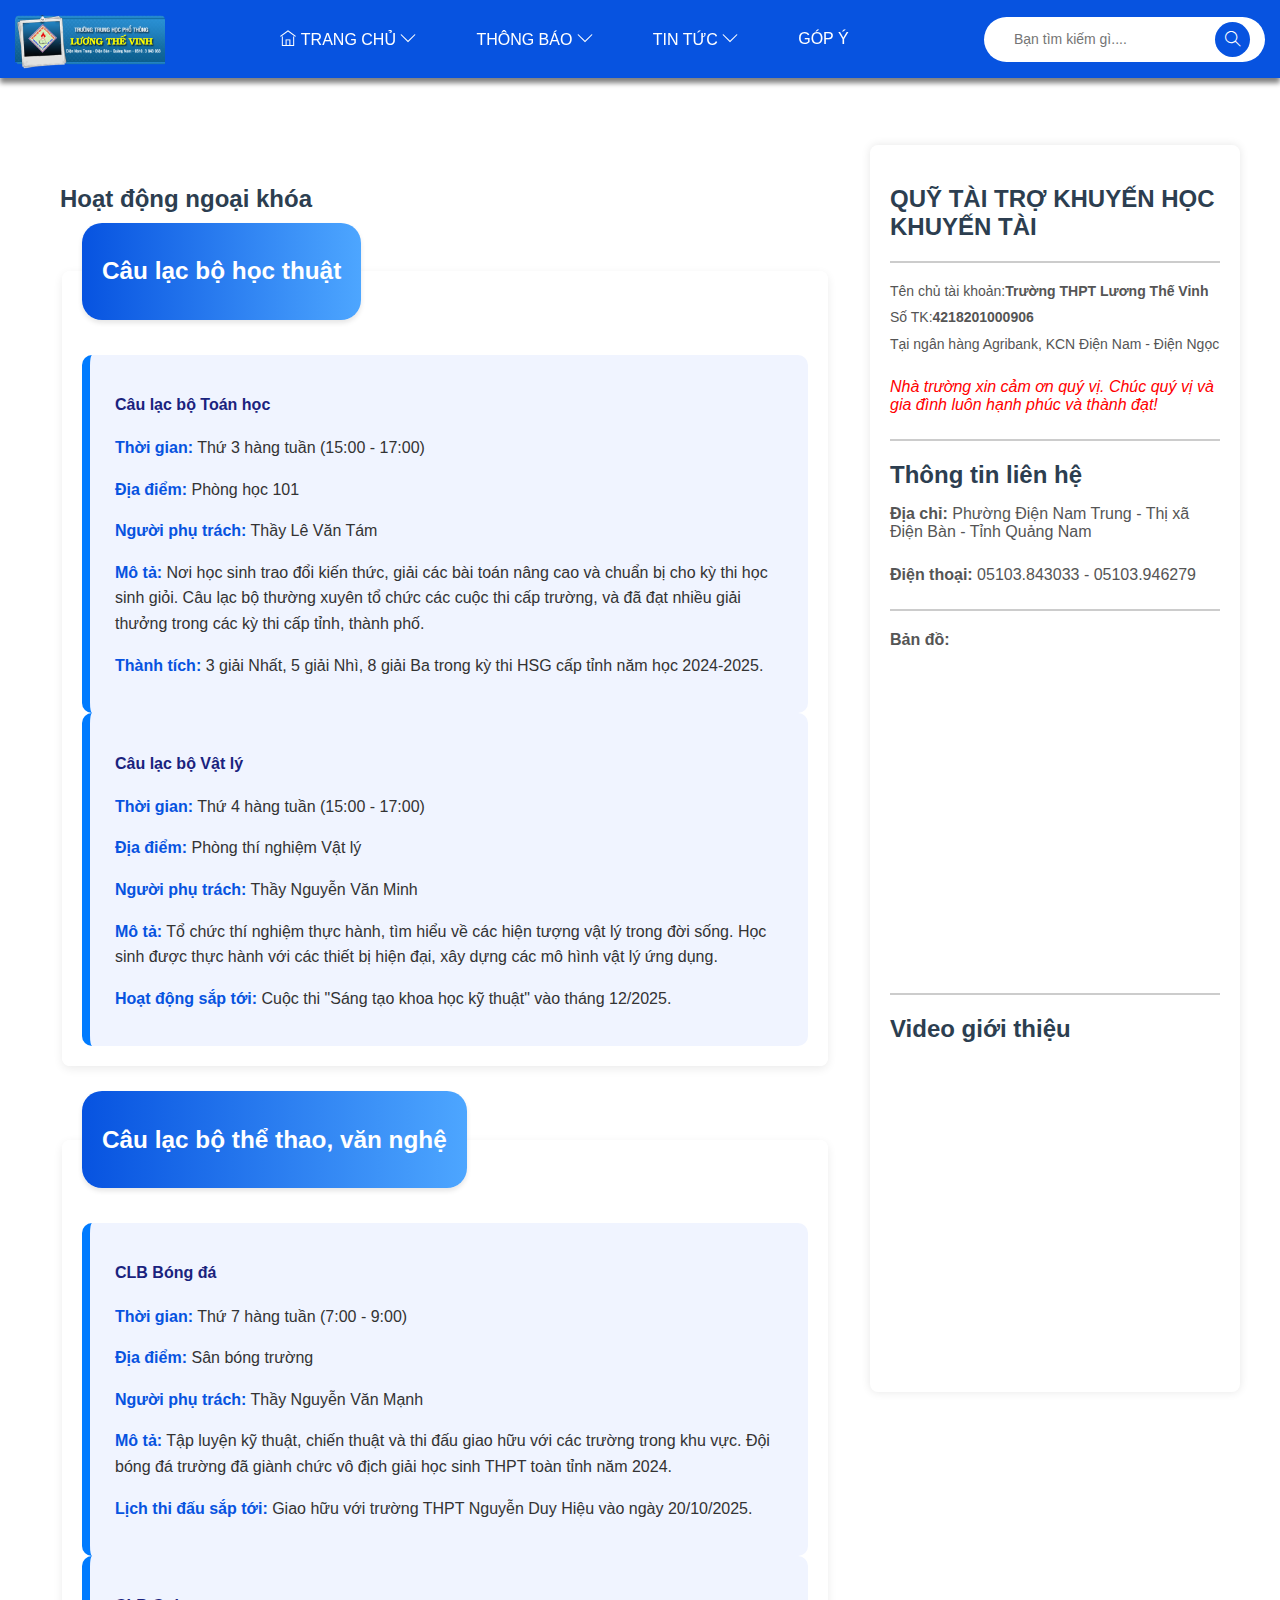
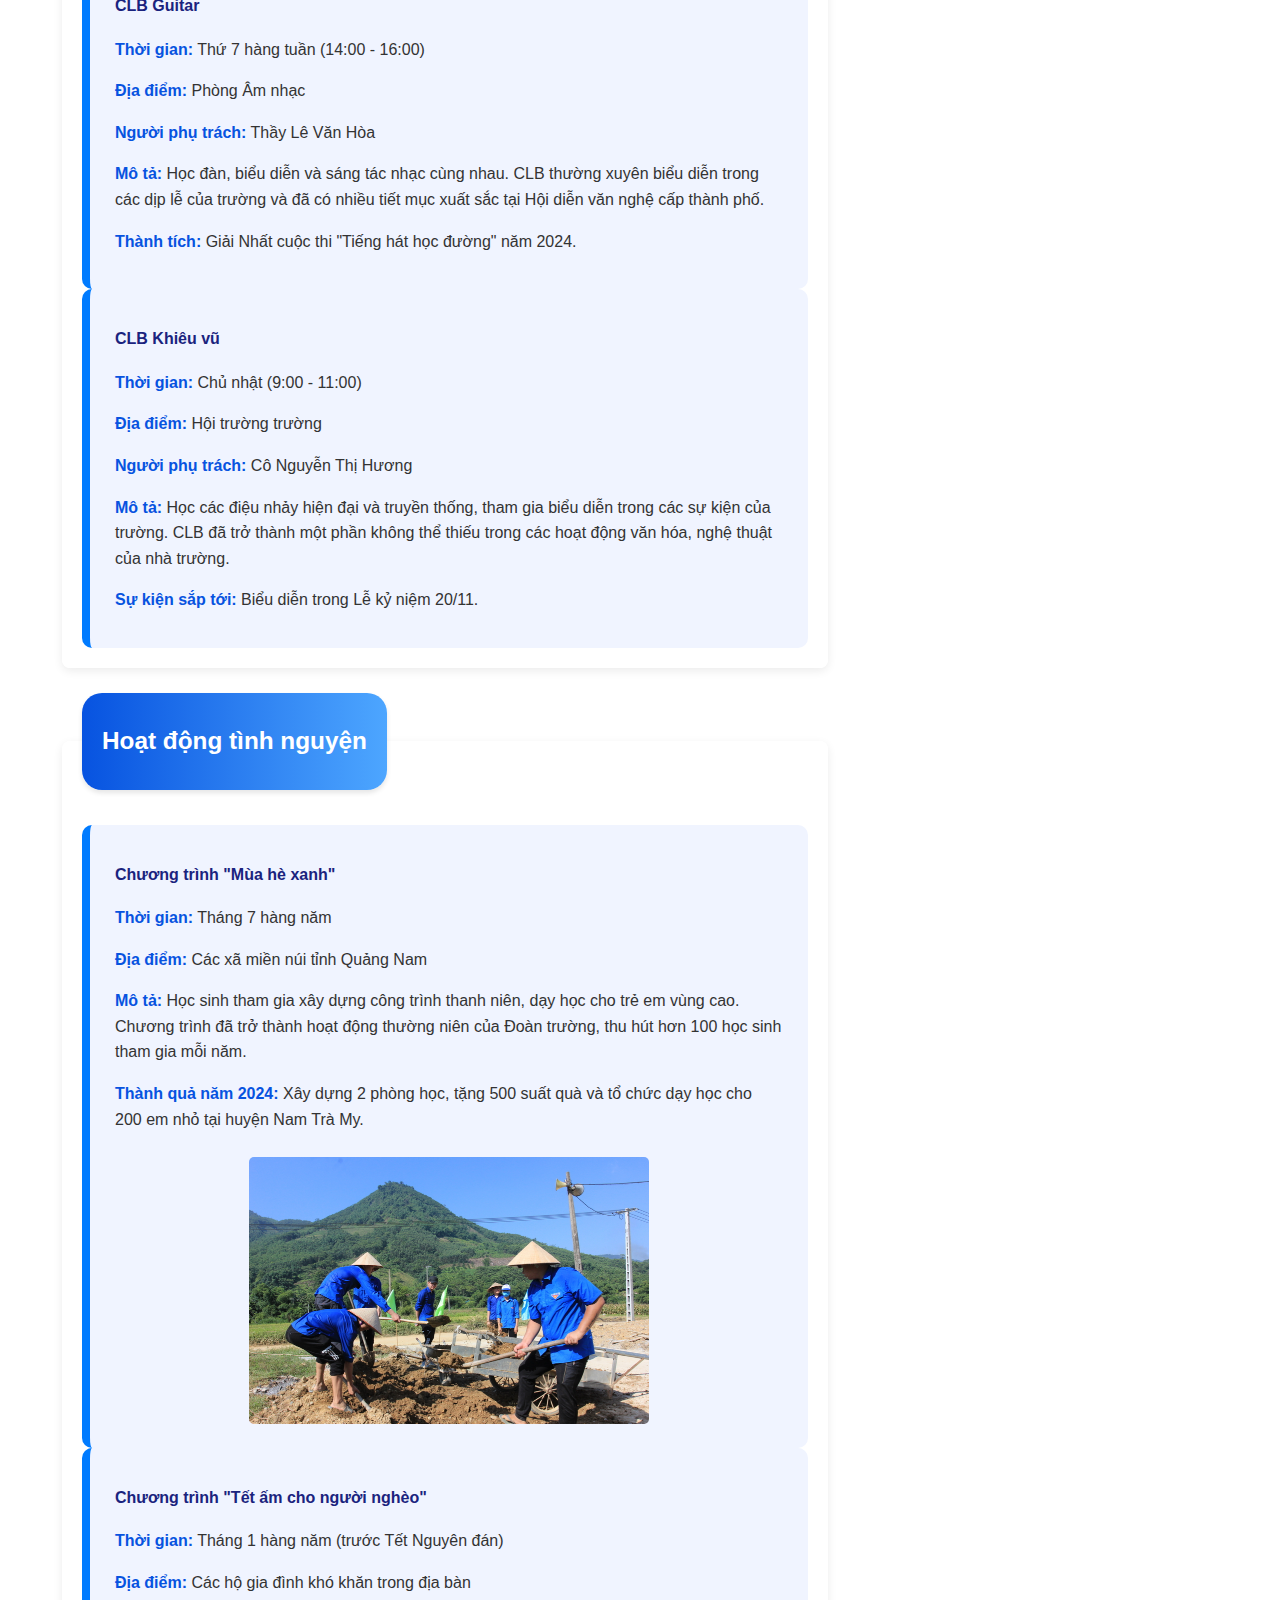
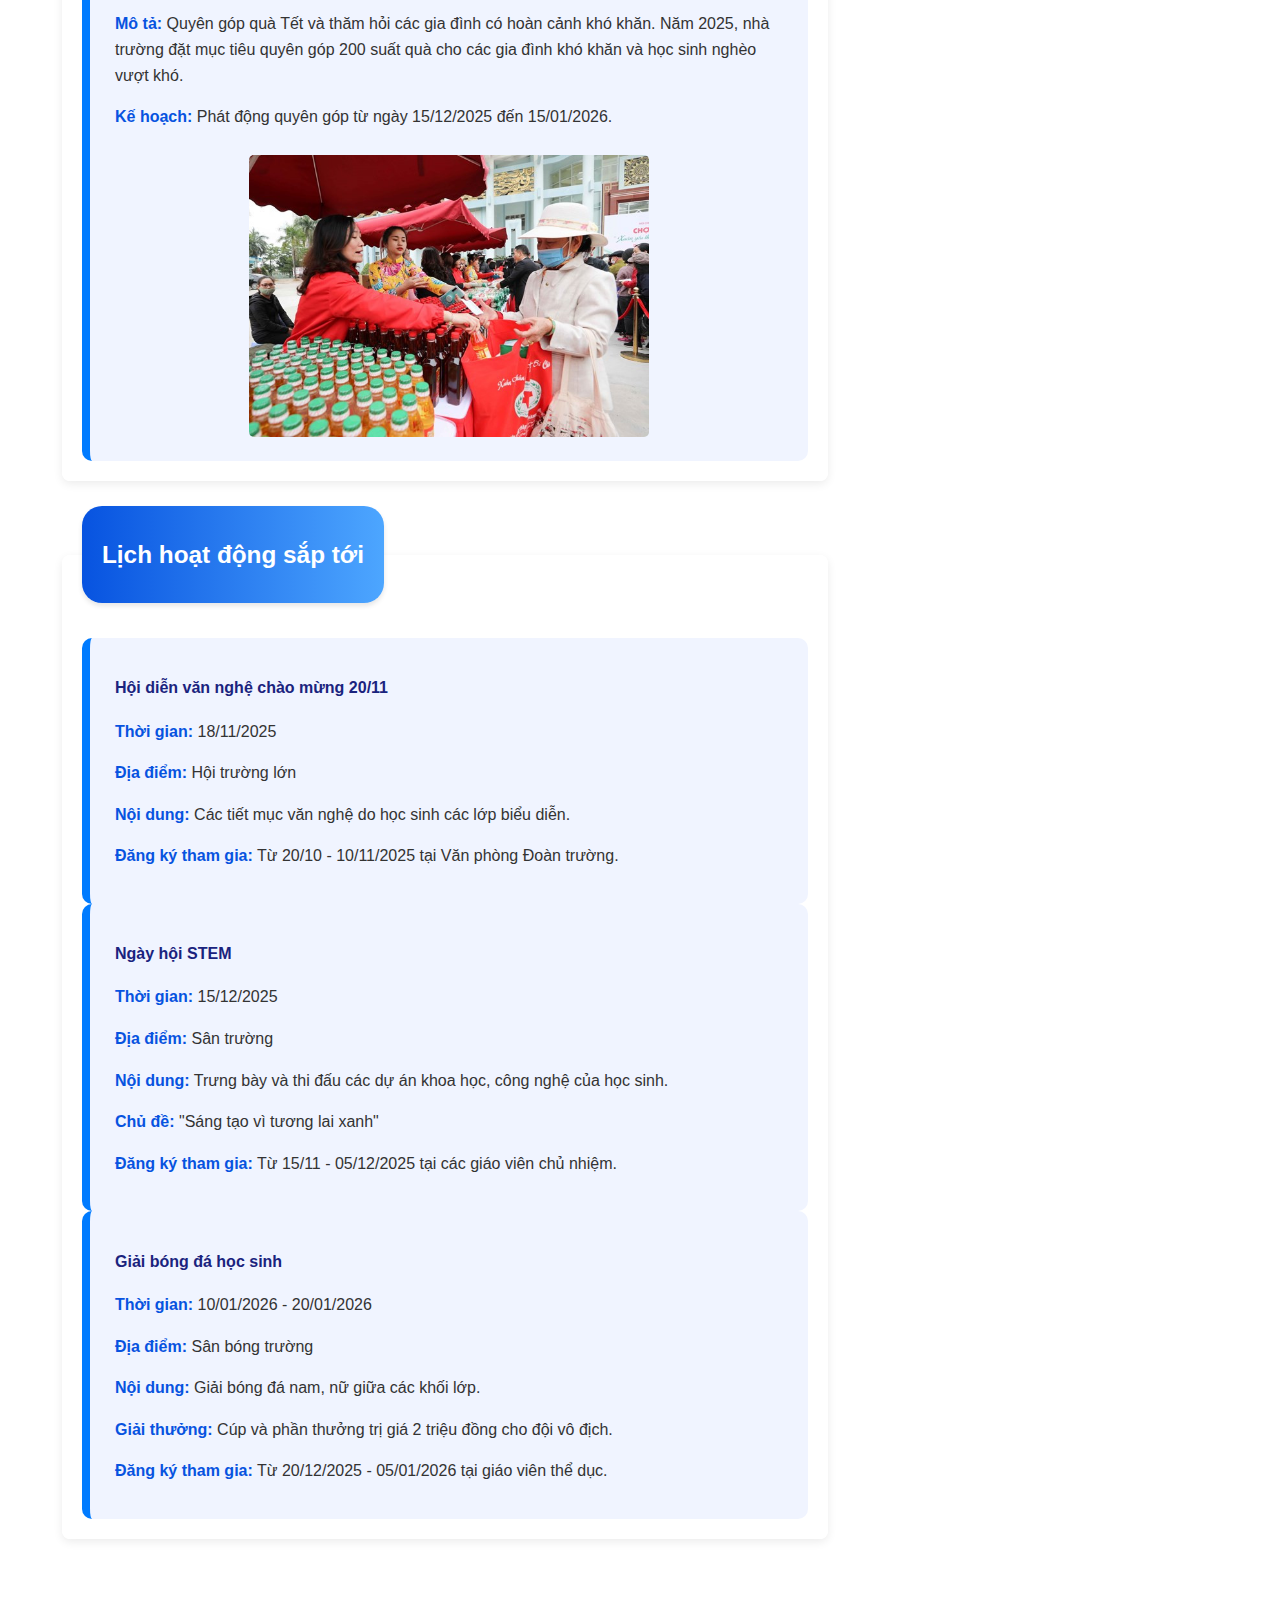
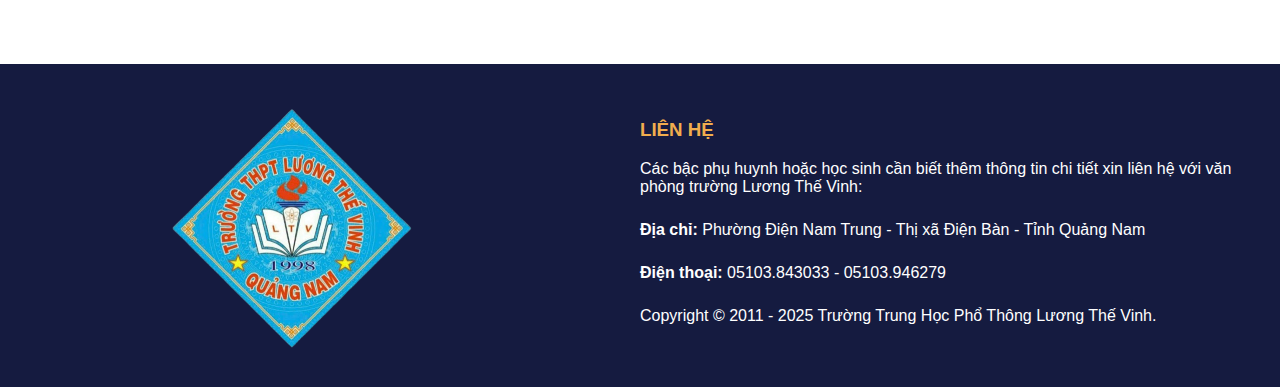
<file: hoatdongngoaikhoa.html>
<!DOCTYPE html>
<html lang="vi">
  <head>
    <meta charset="UTF-8" />
    <meta name="viewport" content="width=device-width, initial-scale=1.0" />
    <link rel="stylesheet" href="./font/themify-icons/themify-icons.css" />
    <link rel="stylesheet" href="./css/style.css" />
    <link rel="stylesheet" href="./css/tintuc.css" />
    <title>Hoạt động ngoại khóa - THPT Lương Thế Vinh</title>
  </head>
  <body>
    <!-- Phần đầu trang -->
    <header class="pc-header">
      <div class="header-top">
        <div class="content">
          <div class="flex">
            <!-- Trái -->
            <div class="header-left">
              <div class="flex">
                <div class="logo">
                  <a href="./index.html" title="">
                    <img src="./img/logo.png" alt="Logo trường " />
                  </a>
                </div>
              </div>
            </div>
            <!-- Phải -->
            <div class="header-right">
              <div class="flex">
                <!-- Trang chủ -->
                <div class="menu" title="">
                  <a href="./index.html">
                    <i class="ti-home"></i>
                    Trang chủ
                    <i class="ti-angle-down"></i>
                  </a>
                  <div class="noidung">
                    <ul class="danhsach">
                      <li>
                        <a href="./gioithieu.html">
                          <span>Giới thiệu chung</span>
                        </a>
                      </li>
                      <li>
                        <a href="./tieusu.html">
                          <span>Tiểu sử</span>
                        </a>
                      </li>
                      <li>
                        <a href="./cocautochuc.html">
                          <span>Cơ cấu tổ chức</span>
                        </a>
                      </li>
                    </ul>
                  </div>
                </div>
                <!-- Thông báo -->
                <div class="menu">
                  <a href="./thongbao.html" title="">
                    Thông báo
                    <i class="ti-angle-down"></i>
                  </a>
                  <div class="noidung">
                    <ul class="danhsach">
                      <li>
                        <a href="./bangdiem.html " title="">
                          <span>Bảng điểm thi đua</span>
                        </a>
                      </li>
                      <li>
                        <a href="./tuyensinh.html" title="">
                          <span>Tuyển sinh</span>
                        </a>
                      </li>
                    </ul>
                  </div>
                </div>
                <!-- Tin tức -->
                <div class="menu">
                  <a href="./tintuc.html" title="">
                    Tin tức
                    <i class="ti-angle-down"></i>
                  </a>
                  <div class="noidung">
                    <ul class="danhsach">
                      <li>
                        <a href="./hoatdongngoaikhoa.html" title="">
                          <span>Hoạt động ngoại khóa</span>
                        </a>
                      </li>
                      <li>
                        <a href="./thuvienanh.html" title="">
                          <span>Thư viện ảnh</span>
                        </a>
                      </li>
                    </ul>
                  </div>
                </div>
                <!-- Hộp thư góp ý -->
                <div class="menu">
                  <a href="./gopy.html" title=""> Góp ý </a>
                </div>
              </div>
            </div>
            <!-- tìm kiếm -->
            <div class="search">
              <div class="flex">
                <input type="text" placeholder="Bạn tìm kiếm gì...." />
                <a class="flex flex-center flex-content" href="">
                  <i class="ti-search"></i>
                </a>
              </div>
            </div>
          </div>
        </div>
      </div>
    </header>

    <!-- Phần thân trang -->
    <main class="container">
      <!-- Cột chính -->
      <div class="main-content">
        <h2>Hoạt động ngoại khóa</h2>

        <section>
          <fieldset>
            <legend><h3>Câu lạc bộ học thuật</h3></legend>
            <div class="news-item">
              <h4>Câu lạc bộ Toán học</h4>
              <p><strong>Thời gian:</strong> Thứ 3 hàng tuần (15:00 - 17:00)</p>
              <p><strong>Địa điểm:</strong> Phòng học 101</p>
              <p><strong>Người phụ trách:</strong> Thầy Lê Văn Tám</p>
              <p>
                <strong>Mô tả:</strong> Nơi học sinh trao đổi kiến thức, giải
                các bài toán nâng cao và chuẩn bị cho kỳ thi học sinh giỏi. Câu
                lạc bộ thường xuyên tổ chức các cuộc thi cấp trường, và đã đạt
                nhiều giải thưởng trong các kỳ thi cấp tỉnh, thành phố.
              </p>
              <p>
                <strong>Thành tích:</strong> 3 giải Nhất, 5 giải Nhì, 8 giải Ba
                trong kỳ thi HSG cấp tỉnh năm học 2024-2025.
              </p>
            </div>

            <div class="news-item">
              <h4>Câu lạc bộ Vật lý</h4>
              <p><strong>Thời gian:</strong> Thứ 4 hàng tuần (15:00 - 17:00)</p>
              <p><strong>Địa điểm:</strong> Phòng thí nghiệm Vật lý</p>
              <p><strong>Người phụ trách:</strong> Thầy Nguyễn Văn Minh</p>
              <p>
                <strong>Mô tả:</strong> Tổ chức thí nghiệm thực hành, tìm hiểu
                về các hiện tượng vật lý trong đời sống. Học sinh được thực hành
                với các thiết bị hiện đại, xây dựng các mô hình vật lý ứng dụng.
              </p>
              <p>
                <strong>Hoạt động sắp tới:</strong> Cuộc thi "Sáng tạo khoa học
                kỹ thuật" vào tháng 12/2025.
              </p>
            </div>
          </fieldset>
        </section>

        <section>
          <fieldset>
            <legend><h3>Câu lạc bộ thể thao, văn nghệ</h3></legend>
            <div class="news-item">
              <h4>CLB Bóng đá</h4>
              <p><strong>Thời gian:</strong> Thứ 7 hàng tuần (7:00 - 9:00)</p>
              <p><strong>Địa điểm:</strong> Sân bóng trường</p>
              <p><strong>Người phụ trách:</strong> Thầy Nguyễn Văn Mạnh</p>
              <p>
                <strong>Mô tả:</strong> Tập luyện kỹ thuật, chiến thuật và thi
                đấu giao hữu với các trường trong khu vực. Đội bóng đá trường đã
                giành chức vô địch giải học sinh THPT toàn tỉnh năm 2024.
              </p>
              <p>
                <strong>Lịch thi đấu sắp tới:</strong> Giao hữu với trường THPT
                Nguyễn Duy Hiệu vào ngày 20/10/2025.
              </p>
            </div>

            <div class="news-item">
              <h4>CLB Guitar</h4>
              <p><strong>Thời gian:</strong> Thứ 7 hàng tuần (14:00 - 16:00)</p>
              <p><strong>Địa điểm:</strong> Phòng Âm nhạc</p>
              <p><strong>Người phụ trách:</strong> Thầy Lê Văn Hòa</p>
              <p>
                <strong>Mô tả:</strong> Học đàn, biểu diễn và sáng tác nhạc cùng
                nhau. CLB thường xuyên biểu diễn trong các dịp lễ của trường và
                đã có nhiều tiết mục xuất sắc tại Hội diễn văn nghệ cấp thành
                phố.
              </p>
              <p>
                <strong>Thành tích:</strong> Giải Nhất cuộc thi "Tiếng hát học
                đường" năm 2024.
              </p>
            </div>

            <div class="news-item">
              <h4>CLB Khiêu vũ</h4>
              <p><strong>Thời gian:</strong> Chủ nhật (9:00 - 11:00)</p>
              <p><strong>Địa điểm:</strong> Hội trường trường</p>
              <p><strong>Người phụ trách:</strong> Cô Nguyễn Thị Hương</p>
              <p>
                <strong>Mô tả:</strong> Học các điệu nhảy hiện đại và truyền
                thống, tham gia biểu diễn trong các sự kiện của trường. CLB đã
                trở thành một phần không thể thiếu trong các hoạt động văn hóa,
                nghệ thuật của nhà trường.
              </p>
              <p>
                <strong>Sự kiện sắp tới:</strong> Biểu diễn trong Lễ kỷ niệm
                20/11.
              </p>
            </div>
          </fieldset>
        </section>

        <section>
          <fieldset>
            <legend><h3>Hoạt động tình nguyện</h3></legend>
            <div class="news-item">
              <h4>Chương trình "Mùa hè xanh"</h4>
              <p><strong>Thời gian:</strong> Tháng 7 hàng năm</p>
              <p><strong>Địa điểm:</strong> Các xã miền núi tỉnh Quảng Nam</p>
              <p>
                <strong>Mô tả:</strong> Học sinh tham gia xây dựng công trình
                thanh niên, dạy học cho trẻ em vùng cao. Chương trình đã trở
                thành hoạt động thường niên của Đoàn trường, thu hút hơn 100 học
                sinh tham gia mỗi năm.
              </p>
              <p>
                <strong>Thành quả năm 2024:</strong> Xây dựng 2 phòng học, tặng
                500 suất quà và tổ chức dạy học cho 200 em nhỏ tại huyện Nam Trà
                My.
              </p>
              <div style="text-align: center; margin-top: 10px">
                <img
                  src="./img/ct-mua-he.JPG"
                  alt="Mùa hè xanh"
                  style="max-width: 400px"
                />
              </div>
            </div>

            <div class="news-item">
              <h4>Chương trình "Tết ấm cho người nghèo"</h4>
              <p>
                <strong>Thời gian:</strong> Tháng 1 hàng năm (trước Tết Nguyên
                đán)
              </p>
              <p>
                <strong>Địa điểm:</strong> Các hộ gia đình khó khăn trong địa
                bàn
              </p>
              <p>
                <strong>Mô tả:</strong> Quyên góp quà Tết và thăm hỏi các gia
                đình có hoàn cảnh khó khăn. Năm 2025, nhà trường đặt mục tiêu
                quyên góp 200 suất quà cho các gia đình khó khăn và học sinh
                nghèo vượt khó.
              </p>
              <p>
                <strong>Kế hoạch:</strong> Phát động quyên góp từ ngày
                15/12/2025 đến 15/01/2026.
              </p>
              <div style="text-align: center; margin-top: 10px">
                <img
                  src="./img/qua-tet.jpg"
                  alt="Tết ấm cho người nghèo"
                  style="max-width: 400px"
                />
              </div>
            </div>
          </fieldset>
        </section>

        <section>
          <fieldset>
            <legend><h3>Lịch hoạt động sắp tới</h3></legend>
            <div class="news-item">
              <h4>Hội diễn văn nghệ chào mừng 20/11</h4>
              <p><strong>Thời gian:</strong> 18/11/2025</p>
              <p><strong>Địa điểm:</strong> Hội trường lớn</p>
              <p>
                <strong>Nội dung:</strong> Các tiết mục văn nghệ do học sinh các
                lớp biểu diễn.
              </p>
              <p>
                <strong>Đăng ký tham gia:</strong> Từ 20/10 - 10/11/2025 tại Văn
                phòng Đoàn trường.
              </p>
            </div>

            <div class="news-item">
              <h4>Ngày hội STEM</h4>
              <p><strong>Thời gian:</strong> 15/12/2025</p>
              <p><strong>Địa điểm:</strong> Sân trường</p>
              <p>
                <strong>Nội dung:</strong> Trưng bày và thi đấu các dự án khoa
                học, công nghệ của học sinh.
              </p>
              <p><strong>Chủ đề:</strong> "Sáng tạo vì tương lai xanh"</p>
              <p>
                <strong>Đăng ký tham gia:</strong> Từ 15/11 - 05/12/2025 tại các
                giáo viên chủ nhiệm.
              </p>
            </div>

            <div class="news-item">
              <h4>Giải bóng đá học sinh</h4>
              <p><strong>Thời gian:</strong> 10/01/2026 - 20/01/2026</p>
              <p><strong>Địa điểm:</strong> Sân bóng trường</p>
              <p>
                <strong>Nội dung:</strong> Giải bóng đá nam, nữ giữa các khối
                lớp.
              </p>
              <p>
                <strong>Giải thưởng:</strong> Cúp và phần thưởng trị giá 2 triệu
                đồng cho đội vô địch.
              </p>
              <p>
                <strong>Đăng ký tham gia:</strong> Từ 20/12/2025 - 05/01/2026
                tại giáo viên thể dục.
              </p>
            </div>
          </fieldset>
        </section>
      </div>

      <!-- Cột phụ -->
      <aside class="sidebar">
        <section>
          <h2>QUỸ TÀI TRỢ KHUYẾN HỌC KHUYẾN TÀI</h2>
          <hr />
          <p>
            <span style="margin-bottom: 10px; display: flex"
              >Tên chủ tài khoản:<strong
                >Trường THPT Lương Thế Vinh</strong
              ></span
            >
            <span style="margin-bottom: 10px; display: flex"
              >Số TK:<strong>4218201000906</strong></span
            >
            <span>Tại ngân hàng Agribank, KCN Điện Nam - Điện Ngọc</span>
          </p>
          <p style="color: red; font-style: italic">
            Nhà trường xin cảm ơn quý vị. Chúc quý vị và gia đình luôn hạnh phúc
            và thành đạt!
          </p>
        </section>
        <hr />
        <section>
          <h2>Thông tin liên hệ</h2>
          <p>
            <strong>Địa chỉ:</strong> Phường Điện Nam Trung - Thị xã Điện Bàn -
            Tỉnh Quảng Nam
          </p>
          <p><strong>Điện thoại:</strong> 05103.843033 - 05103.946279</p>
          <hr />
          <p>
            <strong>Bản đồ:</strong>
            <iframe
              src="https://www.google.com/maps/embed?pb=!1m17!1m12!1m3!1d911.7627977450584!2d108.2678882695586!3d15.914423999046432!2m3!1f0!2f0!3f0!3m2!1i1024!2i768!4f13.1!3m2!1m1!2zMTXCsDU0JzUxLjkiTiAxMDjCsDE2JzA2LjciRQ!5e1!3m2!1svi!2s!4v1743699237870!5m2!1svi!2s"
              width="100%"
              height="315"
              style="border: 0"
              allowfullscreen=""
              loading="lazy"
              referrerpolicy="no-referrer-when-downgrade"
            ></iframe>
          </p>
        </section>
        <hr />
        <section>
          <h2>Video giới thiệu</h2>
          <iframe
            width="100%"
            height="315"
            src="https://www.youtube.com/embed/PfTy9_nbcnc?si=7z0jO4mNJc6IStDA"
            frameborder="0"
            allow="accelerometer; autoplay; clipboard-write; encrypted-media; gyroscope; picture-in-picture"
            allowfullscreen
          ></iframe>
        </section>
      </aside>
    </main>

    <!-- Phần chân trang -->
    <footer>
      <div class="footer-container">
        <div class="footer-left">
          <div class="logo-footer">
            <a href="./index.html">
              <img
                src="./img/logotruong-tachnen.png"
                alt="Logo Trường THPT Lương Thế Vinh"
              />
            </a>
          </div>
        </div>

        <div class="footer-right">
          <h3>LIÊN HỆ</h3>
          <p>
            Các bậc phụ huynh hoặc học sinh cần biết thêm thông tin chi tiết xin
            liên hệ với văn phòng trường Lương Thế Vinh:
          </p>
          <p>
            <strong>Địa chỉ:</strong> Phường Điện Nam Trung - Thị xã Điện Bàn -
            Tỉnh Quảng Nam
          </p>
          <p><strong>Điện thoại:</strong> 05103.843033 - 05103.946279</p>
          <p>
            Copyright © 2011 - 2025 Trường Trung Học Phổ Thông Lương Thế Vinh.
          </p>
        </div>
      </div>
    </footer>
  </body>
</html>
</file>
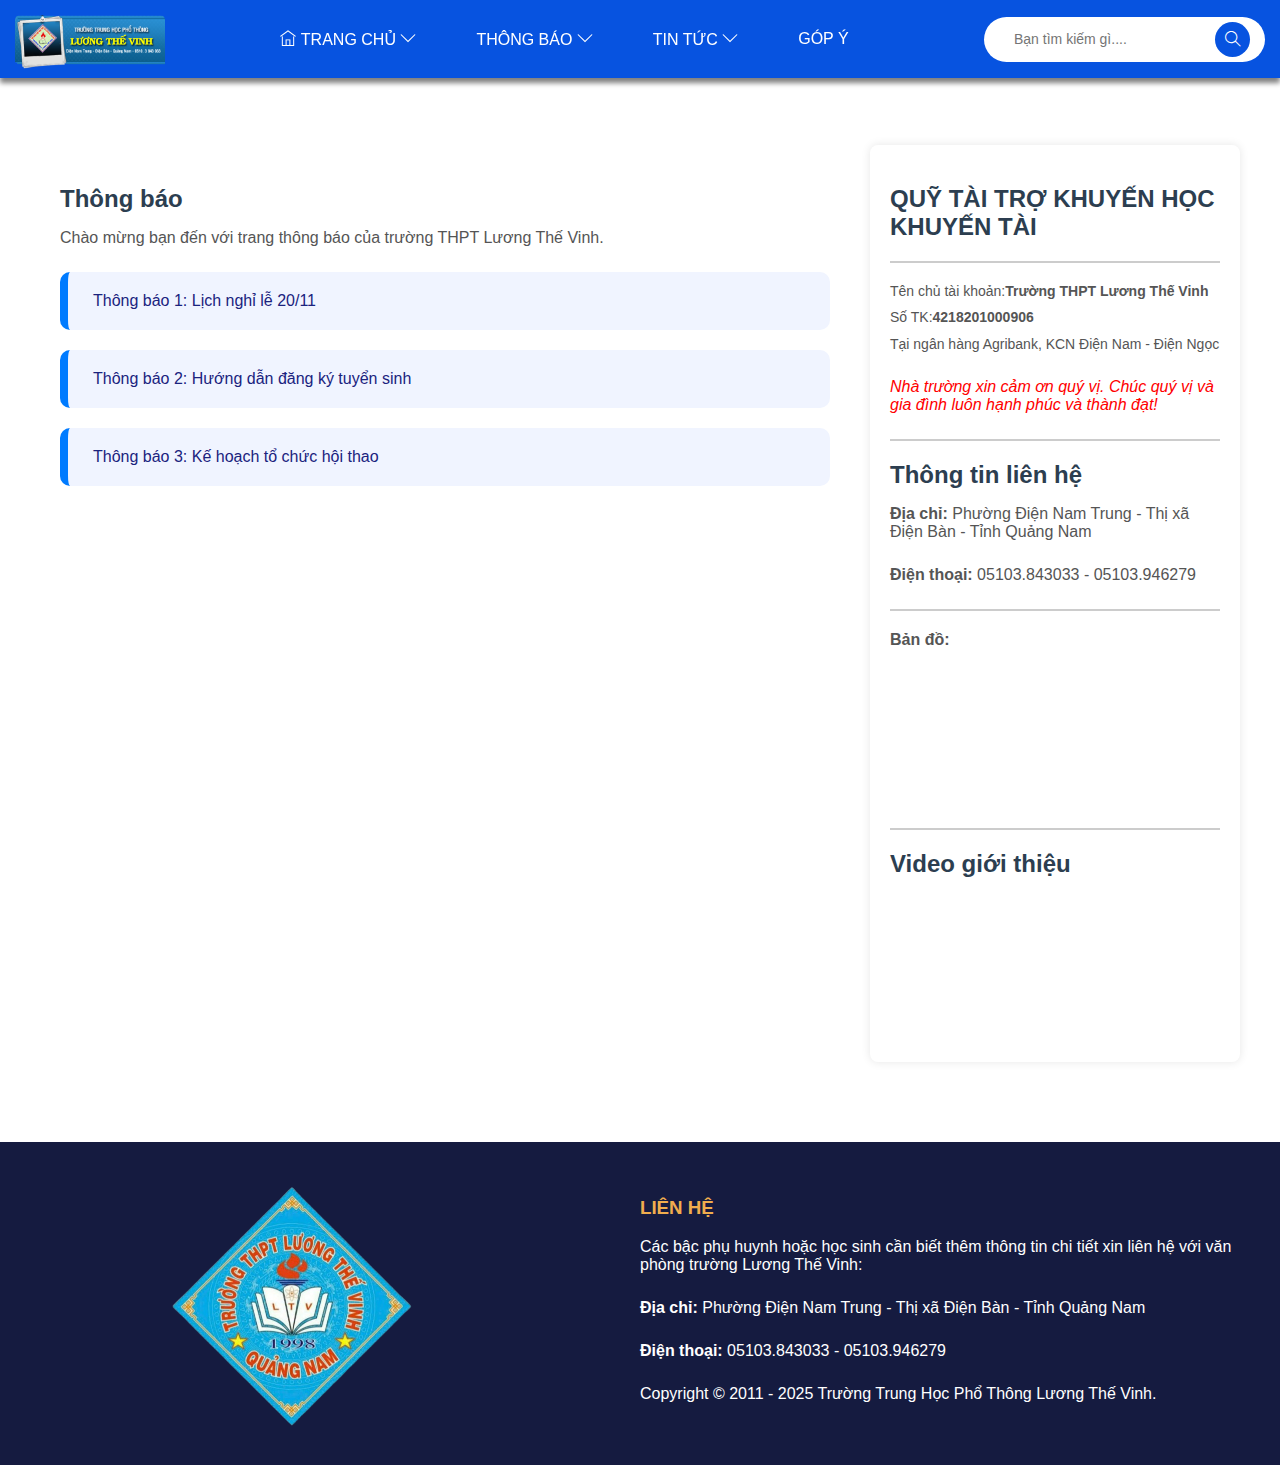
<file: thongbao.html>
<!DOCTYPE html>
<html lang="en">
  <head>
    <meta charset="UTF-8" />
    <meta name="viewport" content="width=device-width, initial-scale=1.0" />
    <link rel="stylesheet" href="./font/themify-icons/themify-icons.css" />
    <link rel="stylesheet" href="./css/style.css" />
    <link rel="stylesheet" href="./css/tintuc.css" />
    <title>Thông báo</title>
  </head>
  <body>
    <!-- Phần đầu trang -->
    <header class="pc-header">
      <div class="header-top">
        <div class="content">
          <div class="flex">
            <!-- Trái -->
            <div class="header-left">
              <div class="flex">
                <div class="logo">
                  <a href="./index.html" title="">
                    <img src="./img/logo.png" alt="Logo trường " />
                  </a>
                </div>
              </div>
            </div>
            <!-- Phải -->
            <div class="header-right">
              <div class="flex">
                <!-- Trang chủ -->
                <div class="menu" title="">
                  <a href="./index.html">
                    <i class="ti-home"></i>
                    Trang chủ
                    <i class="ti-angle-down"></i>
                  </a>
                  <div class="noidung">
                    <ul class="danhsach">
                      <li>
                        <a href="./gioithieu.html">
                          <span>Giới thiệu chung</span>
                        </a>
                      </li>
                      <li>
                        <a href="./tieusu.html">
                          <span>Tiểu sử</span>
                        </a>
                      </li>
                      <li>
                        <a href="./cocautochuc.html"
                          ><span>Cơ cấu tổ chức</span></a
                        >
                      </li>
                    </ul>
                  </div>
                </div>
                <!-- Thông báo -->
                <div class="menu">
                  <a href="./thongbao.html" title="">
                    Thông báo
                    <i class="ti-angle-down"></i>
                  </a>
                  <div class="noidung">
                    <ul class="danhsach">
                      <li>
                        <a href="./bangdiem.html" title="">
                          <span>Bảng điểm thi đua</span>
                        </a>
                      </li>
                      <li>
                        <a href="./tuyensinh.html" title=""
                          ><span>Tuyển sinh</span></a
                        >
                      </li>
                    </ul>
                  </div>
                </div>
                <!-- Tin tức -->
                <div class="menu">
                  <a href="./tintuc.html" title="">
                    Tin tức
                    <i class="ti-angle-down"></i>
                  </a>
                  <div class="noidung">
                    <ul class="danhsach">
                      <li>
                        <a href="./hoatdongngoaikhoa.html" title=""
                          ><span>Hoạt động ngoại khóa</span></a
                        >
                      </li>
                      <li>
                        <a href="./thuvienanh.html" title=""
                          ><span>Thư viện ảnh</span></a
                        >
                      </li>
                    </ul>
                  </div>
                </div>
                <!-- Hộp thư góp ý -->
                <div class="menu">
                  <a href="./gopy.html" title=""> Góp ý </a>
                </div>
              </div>
            </div>
            <!-- tìm kiếm -->
            <div class="search">
              <div class="flex">
                <input type="text" placeholder="Bạn tìm kiếm gì...." />
                <a class="flex flex-center flex-content" href="">
                  <i class="ti-search"></i>
                </a>
              </div>
            </div>
          </div>
        </div>
      </div>
    </header>
    <!-- Phần thân trang -->
    <main class="container">
      <!-- Cột chính -->
      <div class="main-content">
        <h2>Thông báo</h2>
        <p>
          Chào mừng bạn đến với trang thông báo của trường THPT Lương Thế Vinh.
        </p>
        <div class="news-list">
          <a href="#" class="news-item">Thông báo 1: Lịch nghỉ lễ 20/11</a>
          <a href="#" class="news-item"
            >Thông báo 2: Hướng dẫn đăng ký tuyển sinh</a
          >
          <a href="#" class="news-item"
            >Thông báo 3: Kế hoạch tổ chức hội thao</a
          >
        </div>
      </div>
      <!-- Cột phụ -->
      <aside class="sidebar">
        <section>
          <h2>QUỸ TÀI TRỢ KHUYẾN HỌC KHUYẾN TÀI</h2>
          <hr />
          <p>
            <span style="margin-bottom: 10px; display: flex"
              >Tên chủ tài khoản:<strong
                >Trường THPT Lương Thế Vinh</strong
              ></span
            >
            <span style="margin-bottom: 10px; display: flex"
              >Số TK:<strong>4218201000906</strong>
            </span>
            <span>Tại ngân hàng Agribank, KCN Điện Nam - Điện Ngọc</span>
          </p>
          <p style="color: red; font-style: italic">
            Nhà trường xin cảm ơn quý vị. Chúc quý vị và gia đình luôn hạnh phúc
            và thành đạt!
          </p>
        </section>
        <hr />
        <section>
          <h2>Thông tin liên hệ</h2>
          <p>
            <strong>Địa chỉ:</strong> Phường Điện Nam Trung - Thị xã Điện Bàn -
            Tỉnh Quảng Nam
          </p>
          <p><strong>Điện thoại:</strong> 05103.843033 - 05103.946279</p>
          <hr />
          <p>
            <strong>Bản đồ:</strong>
            <iframe
              src="https://www.google.com/maps/embed?pb=!1m17!1m12!1m3!1d911.7627977450584!2d108.2678882695586!3d15.914423999046432!2m3!1f0!2f0!3f0!3m2!1i1024!2i768!4f13.1!3m2!1m1!2zMTXCsDU0JzUxLjkiTiAxMDjCsDE2JzA2LjciRQ!5e1!3m2!1svi!2s!4v1743699237870!5m2!1svi!2s"
              width="100%"
              height="autoplay"
              style="border: 0"
              allowfullscreen=""
              loading="lazy"
              referrerpolicy="no-referrer-when-downgrade"
            >
              <!-- referrerpolicy="no-referrer-when-downgrade":Chỉ gửi URL gốc (referrer) khi chuyển hướng không làm giảm mức độ bảo mật  -->
            </iframe>
          </p>
        </section>
        <hr />
        <section>
          <h2>Video giới thiệu</h2>
          <iframe
            width="100%"
            height="autoplay"
            src="https://www.youtube.com/embed/PfTy9_nbcnc?si=7z0jO4mNJc6IStDA"
            frameborder="0"
            allow="accelerometer; autoplay; clipboard-write; encrypted-media; gyroscope; picture-in-picture"
            allowfullscreen
          ></iframe>
        </section>
      </aside>
    </main>
    <!-- Phần chân trang -->
    <footer>
      <div class="footer-container">
        <div class="footer-left">
          <div class="logo-footer">
            <a href="./index.html">
              <img
                src="./img/logotruong-tachnen.png"
                alt="Logo Trường THPT Lương Thế Vinh"
              />
            </a>
          </div>
        </div>

        <div class="footer-right">
          <h3>LIÊN HỆ</h3>
          <p>
            Các bậc phụ huynh hoặc học sinh cần biết thêm thông tin chi tiết xin
            liên hệ với văn phòng trường Lương Thế Vinh:
          </p>
          <p>
            <strong>Địa chỉ:</strong> Phường Điện Nam Trung - Thị xã Điện Bàn -
            Tỉnh Quảng Nam
          </p>
          <p><strong>Điện thoại:</strong> 05103.843033 - 05103.946279</p>
          <p>
            Copyright © 2011 - 2025 Trường Trung Học Phổ Thông Lương Thế Vinh.
          </p>
        </div>
      </div>
    </footer>
  </body>
</html>
</file>
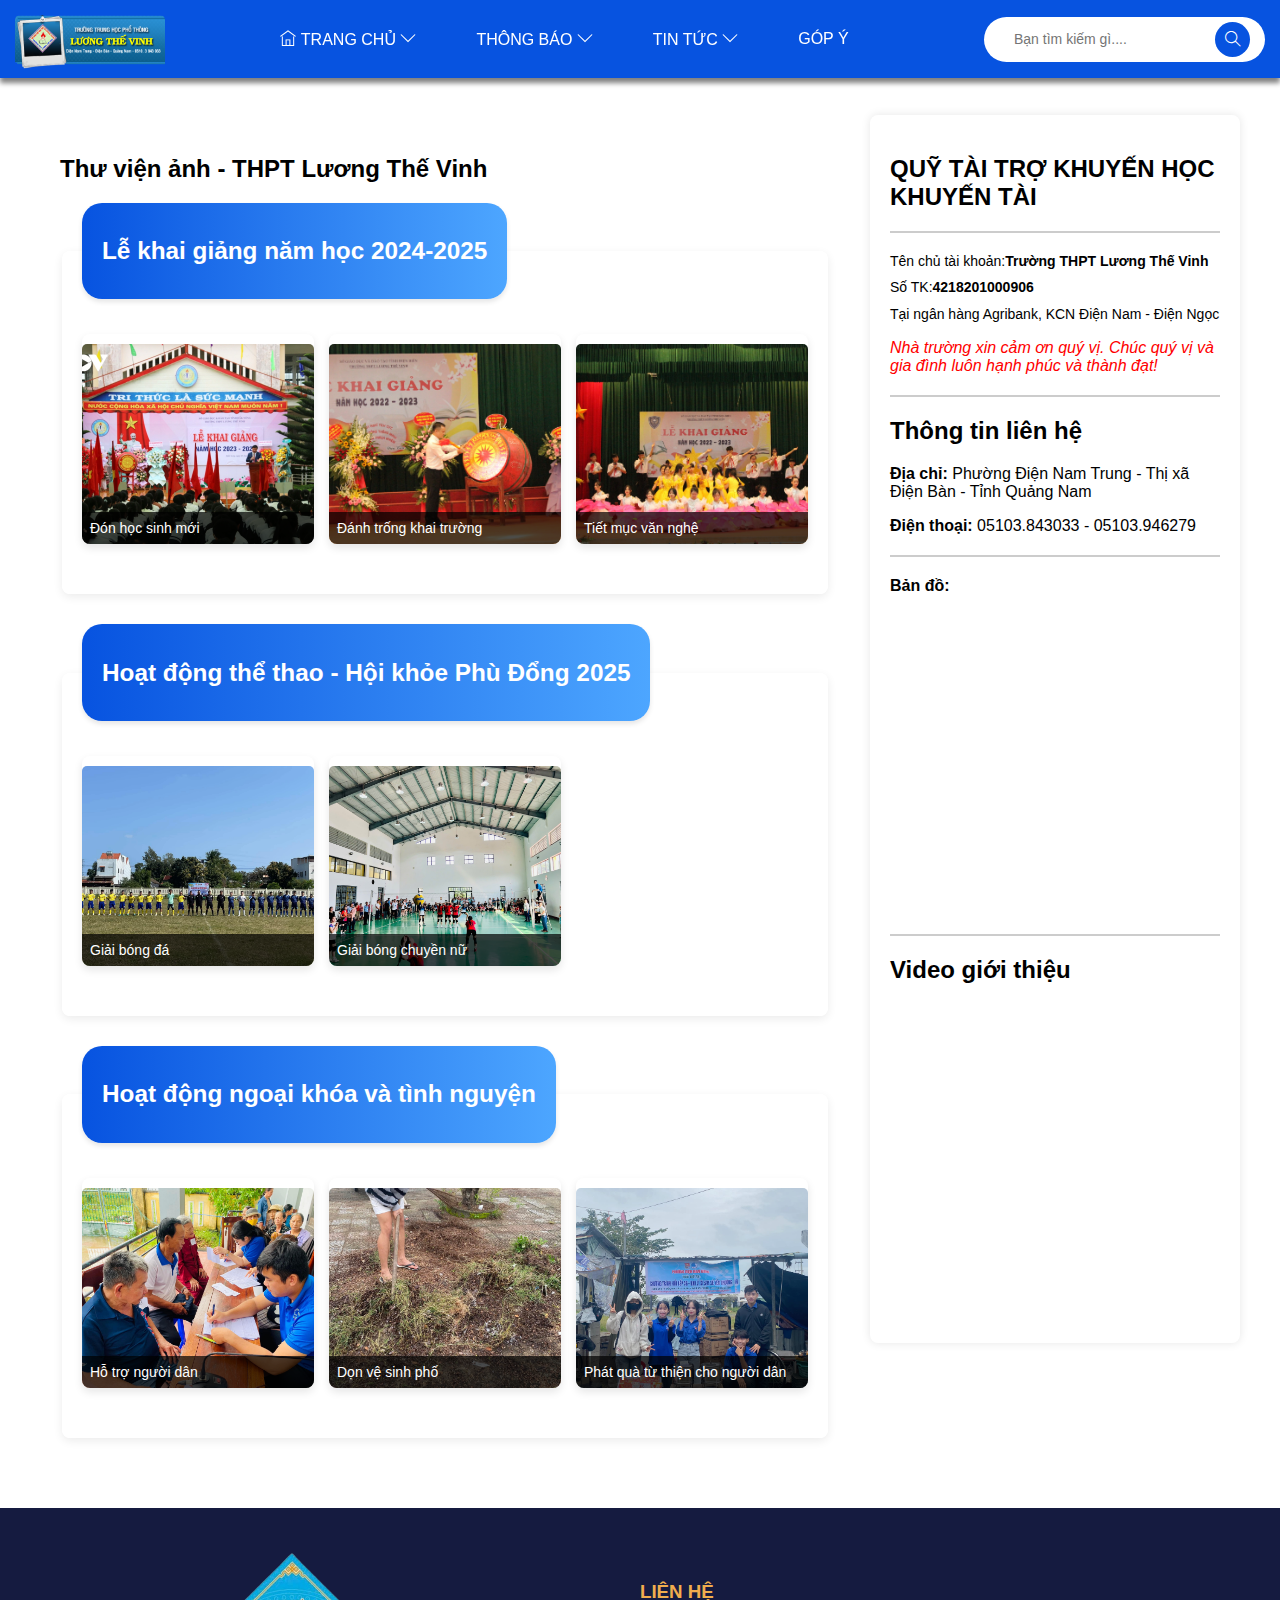
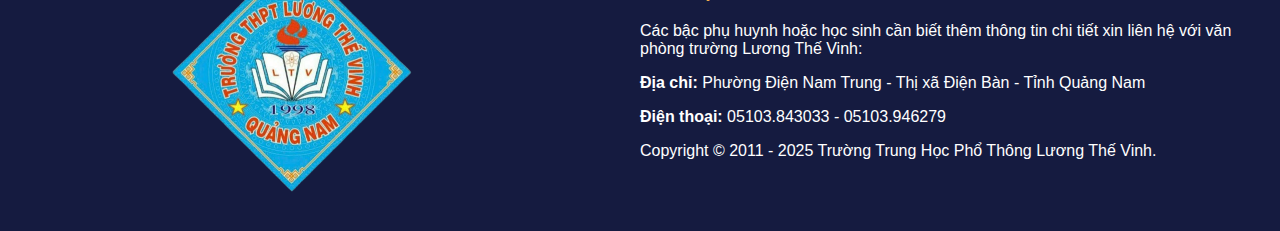
<file: thuvienanh.html>
<!DOCTYPE html>
<html lang="vi">
  <head>
    <meta charset="UTF-8" />
    <meta name="viewport" content="width=device-width, initial-scale=1.0" />
    <link rel="stylesheet" href="./font/themify-icons/themify-icons.css" />
    <link rel="stylesheet" href="./css/style.css" />
    <link rel="stylesheet" href="./css/thuvienanh.css" />
    <title>Thư viện ảnh - THPT Lương Thế Vinh</title>
  </head>
  <body>
    <!-- Phần đầu trang -->
    <header class="pc-header">
      <div class="header-top">
        <div class="content">
          <div class="flex">
            <!-- Trái -->
            <div class="header-left">
              <div class="flex">
                <div class="logo">
                  <a href="./index.html" title="">
                    <img src="./img/logo.png" alt="Logo trường " />
                  </a>
                </div>
              </div>
            </div>
            <!-- Phải -->
            <div class="header-right">
              <div class="flex">
                <!-- Trang chủ -->
                <div class="menu" title="">
                  <a href="./index.html">
                    <i class="ti-home"></i>
                    Trang chủ
                    <i class="ti-angle-down"></i>
                  </a>
                  <div class="noidung">
                    <ul class="danhsach">
                      <li>
                        <a href="./gioithieu.html">
                          <span>Giới thiệu chung</span>
                        </a>
                      </li>
                      <li>
                        <a href="./tieusu.html">
                          <span>Tiểu sử</span>
                        </a>
                      </li>
                      <li>
                        <a href="./cocautochuc.html">
                          <span>Cơ cấu tổ chức</span>
                        </a>
                      </li>
                    </ul>
                  </div>
                </div>
                <!-- Thông báo -->
                <div class="menu">
                  <a href="./thongbao.html" title="">
                    Thông báo
                    <i class="ti-angle-down"></i>
                  </a>
                  <div class="noidung">
                    <ul class="danhsach">
                      <li>
                        <a href="./bangdiem.html" title="">
                          <span>Bảng điểm thi đua</span>
                        </a>
                      </li>
                      <li>
                        <a href="./tuyensinh.html" title="">
                          <span>Tuyển sinh</span>
                        </a>
                      </li>
                    </ul>
                  </div>
                </div>
                <!-- Tin tức -->
                <div class="menu">
                  <a href="./tintuc.html" title="">
                    Tin tức
                    <i class="ti-angle-down"></i>
                  </a>
                  <div class="noidung">
                    <ul class="danhsach">
                      <li>
                        <a href="./hoatdongngoaikhoa.html" title="">
                          <span>Hoạt động ngoại khóa</span>
                        </a>
                      </li>
                      <li>
                        <a href="./thuvienanh.html" title="">
                          <span>Thư viện ảnh</span>
                        </a>
                      </li>
                    </ul>
                  </div>
                </div>
                <!-- Hộp thư góp ý -->
                <div class="menu">
                  <a href="./gopy.html" title=""> Góp ý </a>
                </div>
              </div>
            </div>
            <!-- tìm kiếm -->
            <div class="search">
              <div class="flex">
                <input type="text" placeholder="Bạn tìm kiếm gì...." />
                <a class="flex flex-center flex-content" href="">
                  <i class="ti-search"></i>
                </a>
              </div>
            </div>
          </div>
        </div>
      </div>
    </header>

    <!-- Phần thân trang -->
    <main class="container">
      <!-- Cột chính -->
      <div class="main-content">
        <h2>Thư viện ảnh - THPT Lương Thế Vinh</h2>

        <section class="gallery-section">
          <fieldset>
            <legend><h3>Lễ khai giảng năm học 2024-2025</h3></legend>
            <div class="gallery">
              <div class="gallery-item">
                <img src="./img/don-hoc-sinh-moi.webp" alt="Khai giảng" />
                <div class="gallery-caption">Đón học sinh mới</div>
              </div>
              <div class="gallery-item">
                <img src="./img/danh-trong-khai-giang.jpg" alt="Khai giảng" />
                <div class="gallery-caption">Đánh trống khai trường</div>
              </div>
              <div class="gallery-item">
                <img src="./img/van-nghe.jpg" alt="Khai giảng" />
                <div class="gallery-caption">Tiết mục văn nghệ</div>
              </div>
            </div>
          </fieldset>
        </section>

        <section class="gallery-section">
          <fieldset>
            <legend>
              <h3>Hoạt động thể thao - Hội khỏe Phù Đổng 2025</h3>
            </legend>
            <div class="gallery">
              <div class="gallery-item">
                <img src="./img/da-bong-nam.jpg" alt="Thể thao" />
                <div class="gallery-caption">Giải bóng đá</div>
              </div>
              <div class="gallery-item">
                <img src="./img/thethao2.jpg" alt="Thể thao" />
                <div class="gallery-caption">Giải bóng chuyền nữ</div>
              </div>
            </div>
          </fieldset>
        </section>

        <section class="gallery-section">
          <fieldset>
            <legend><h3>Hoạt động ngoại khóa và tình nguyện</h3></legend>
            <div class="gallery">
              <div class="gallery-item">
                <img src="./img/tu_thien_1.jpg" alt="Ngoại khóa" />
                <div class="gallery-caption">Hỗ trợ người dân</div>
              </div>
              <div class="gallery-item">
                <img src="./img/tuthien-2.jpg" alt="Ngoại khóa" />
                <div class="gallery-caption">Dọn vệ sinh phố</div>
              </div>
              <div class="gallery-item">
                <img src="./img/tuthien-3.jpg" alt="Ngoại khóa" />
                <div class="gallery-caption">
                  Phát quà từ thiện cho người dân
                </div>
              </div>
            </div>
          </fieldset>
        </section>
      </div>

      <!-- Cột phụ -->
      <aside class="sidebar">
        <section>
          <h2>QUỸ TÀI TRỢ KHUYẾN HỌC KHUYẾN TÀI</h2>
          <hr />
          <p>
            <span style="margin-bottom: 10px; display: flex">
              Tên chủ tài khoản:<strong>Trường THPT Lương Thế Vinh</strong>
            </span>
            <span style="margin-bottom: 10px; display: flex">
              Số TK:<strong>4218201000906</strong>
            </span>
            <span>Tại ngân hàng Agribank, KCN Điện Nam - Điện Ngọc</span>
          </p>
          <p style="color: red; font-style: italic">
            Nhà trường xin cảm ơn quý vị. Chúc quý vị và gia đình luôn hạnh phúc
            và thành đạt!
          </p>
        </section>
        <hr />
        <section>
          <h2>Thông tin liên hệ</h2>
          <p>
            <strong>Địa chỉ:</strong> Phường Điện Nam Trung - Thị xã Điện Bàn -
            Tỉnh Quảng Nam
          </p>
          <p><strong>Điện thoại:</strong> 05103.843033 - 05103.946279</p>
          <hr />
          <p>
            <strong>Bản đồ:</strong>
            <iframe
              src="https://www.google.com/maps/embed?pb=!1m17!1m12!1m3!1d911.7627977450584!2d108.2678882695586!3d15.914423999046432!2m3!1f0!2f0!3f0!3m2!1i1024!2i768!4f13.1!3m2!1m1!2zMTXCsDU0JzUxLjkiTiAxMDjCsDE2JzA2LjciRQ!5e1!3m2!1svi!2s!4v1743699237870!5m2!1svi!2s"
              width="100%"
              height="315"
              style="border: 0"
              allowfullscreen=""
              loading="lazy"
              referrerpolicy="no-referrer-when-downgrade"
            ></iframe>
          </p>
        </section>
        <hr />
        <section>
          <h2>Video giới thiệu</h2>
          <iframe
            width="100%"
            height="315"
            src="https://www.youtube.com/embed/PfTy9_nbcnc?si=7z0jO4mNJc6IStDA"
            frameborder="0"
            allow="accelerometer; autoplay; clipboard-write; encrypted-media; gyroscope; picture-in-picture"
            allowfullscreen
          ></iframe>
        </section>
      </aside>
    </main>

    <!-- Phần chân trang -->
    <footer>
      <div class="footer-container">
        <div class="footer-left">
          <div class="logo-footer">
            <a href="./index.html">
              <img
                src="./img/logotruong-tachnen.png"
                alt="Logo Trường THPT Lương Thế Vinh"
              />
            </a>
          </div>
        </div>

        <div class="footer-right">
          <h3>LIÊN HỆ</h3>
          <p>
            Các bậc phụ huynh hoặc học sinh cần biết thêm thông tin chi tiết xin
            liên hệ với văn phòng trường Lương Thế Vinh:
          </p>
          <p>
            <strong>Địa chỉ:</strong> Phường Điện Nam Trung - Thị xã Điện Bàn -
            Tỉnh Quảng Nam
          </p>
          <p><strong>Điện thoại:</strong> 05103.843033 - 05103.946279</p>
          <p>
            Copyright © 2011 - 2025 Trường Trung Học Phổ Thông Lương Thế Vinh.
          </p>
        </div>
      </div>
    </footer>
  </body>
</html>
</file>
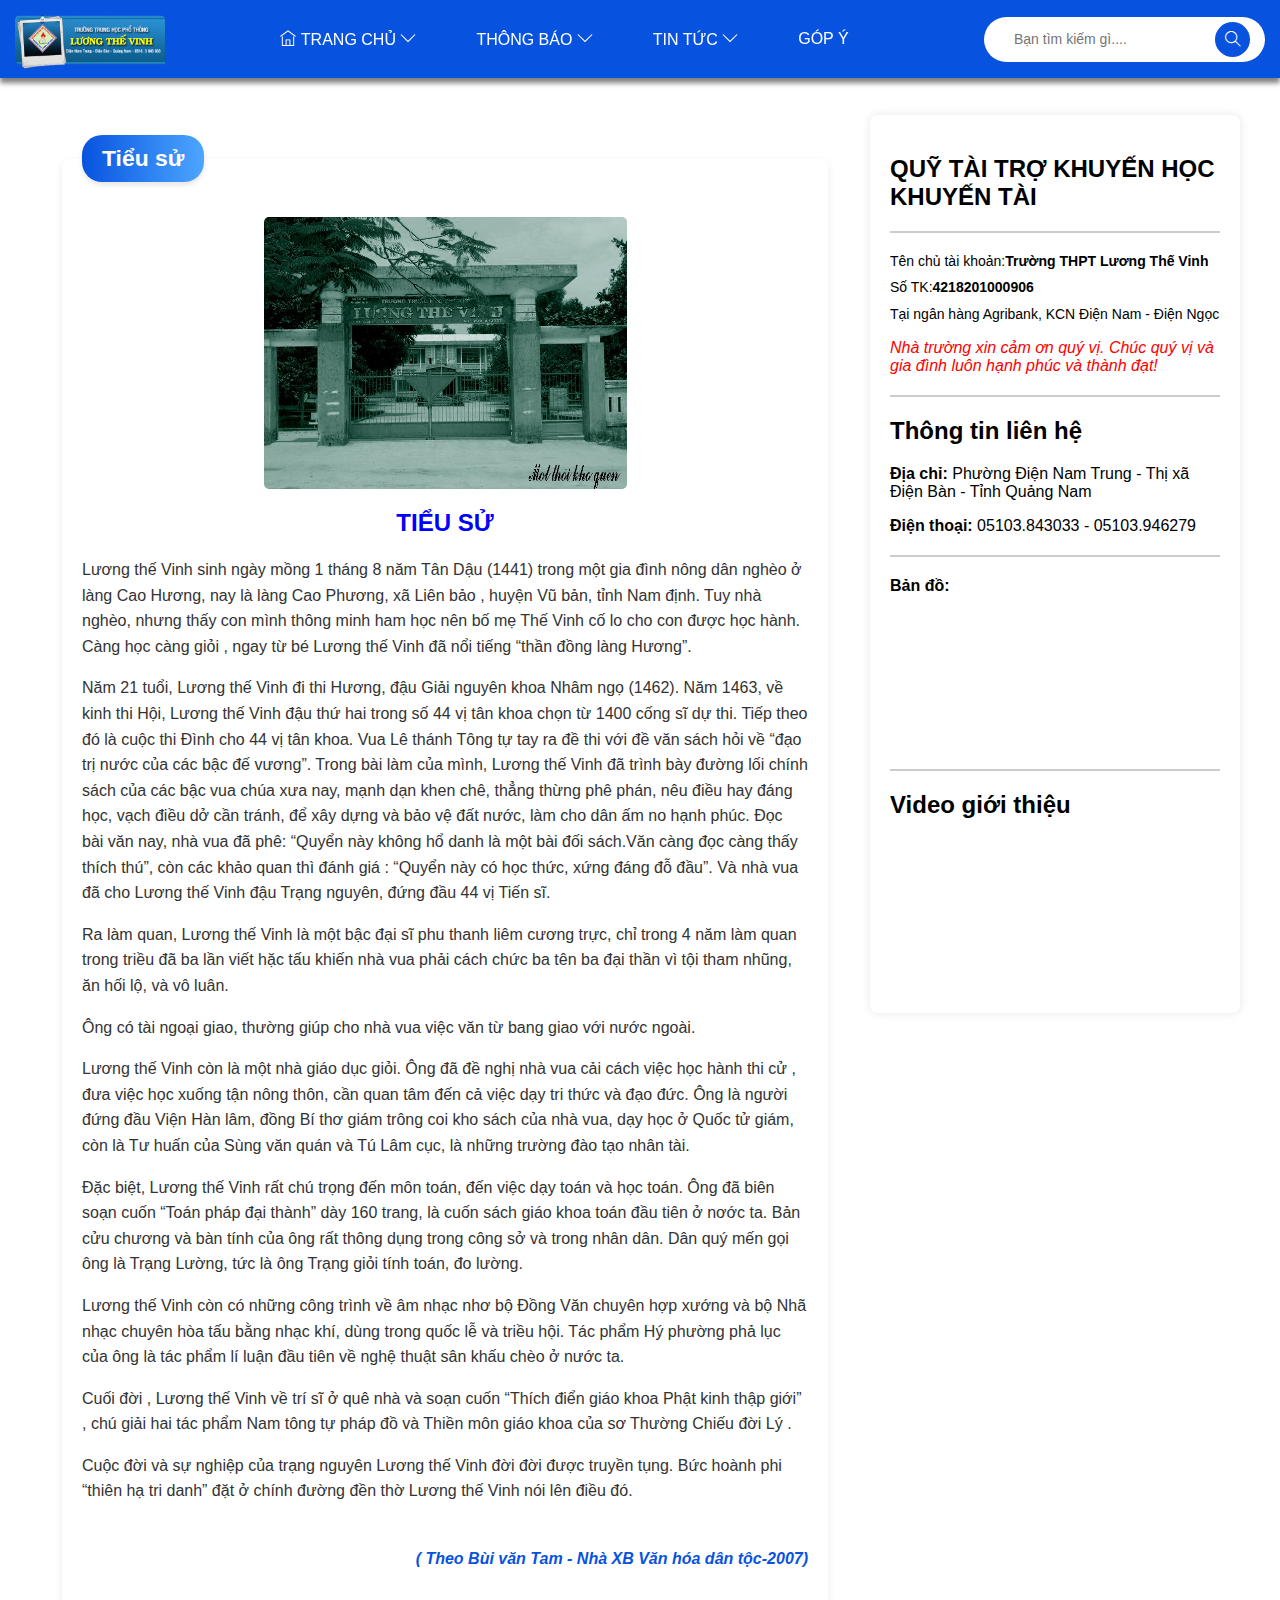
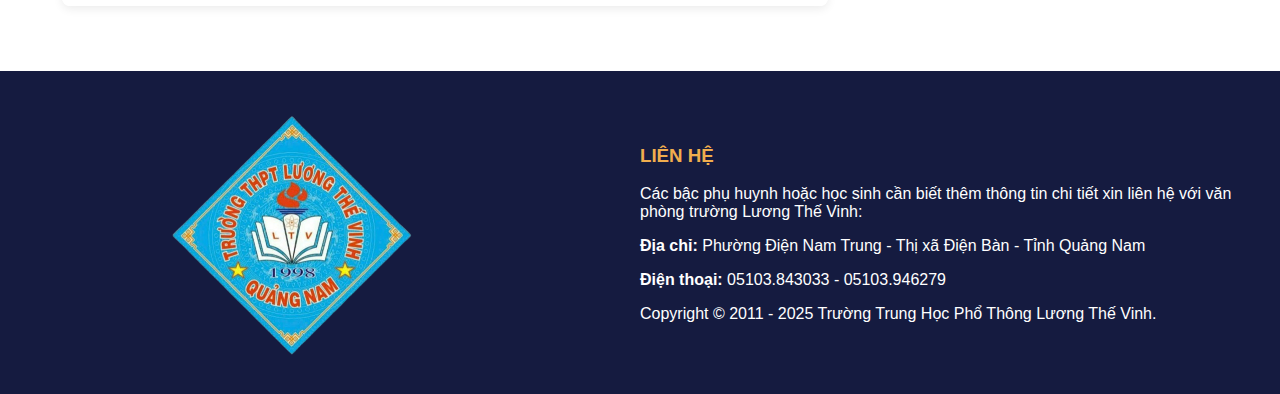
<file: tieusu.html>
<!DOCTYPE html>
<html lang="en">
  <head>
    <meta charset="UTF-8" />
    <meta name="viewport" content="width=device-width, initial-scale=1.0" />
    <link rel="stylesheet" href="./font/themify-icons/themify-icons.css" />
    <link rel="stylesheet" href="./css/style.css" />
    <title>Tiểu sử</title>
  </head>
  <body>
    <!-- Phần đầu trang -->
    <header class="pc-header">
      <div class="header-top">
        <div class="content">
          <div class="flex">
            <!-- Trái -->
            <div class="header-left">
              <div class="flex">
                <div class="logo">
                  <a href="./index.html" title="">
                    <img src="./img/logo.png" alt="Logo trường " />
                  </a>
                </div>
              </div>
            </div>
            <!-- Phải -->
            <div class="header-right">
              <div class="flex">
                <!-- Trang chủ -->
                <div class="menu" title="">
                  <a href="./index.html">
                    <i class="ti-home"></i>
                    Trang chủ
                    <i class="ti-angle-down"></i>
                  </a>
                  <div class="noidung">
                    <ul class="danhsach">
                      <li>
                        <a href="./gioithieu.html">
                          <span>Giới thiệu chung</span>
                        </a>
                      </li>
                      <li>
                        <a href="./tieusu.html">
                          <span>Tiểu sử</span>
                        </a>
                      </li>
                      <li>
                        <a href="./cocautochuc.html"
                          ><span>Cơ cấu tổ chức</span></a
                        >
                      </li>
                    </ul>
                  </div>
                </div>
                <!-- Thông báo -->
                <div class="menu">
                  <a href="./thongbao.html" title="">
                    Thông báo
                    <i class="ti-angle-down"></i>
                  </a>
                  <div class="noidung">
                    <ul class="danhsach">
                      <li>
                        <a href="./bangdiem.html" title="">
                          <span>Bảng điểm thi đua</span>
                        </a>
                      </li>
                      <li>
                        <a href="./tuyensinh.html" title=""
                          ><span>Tuyển sinh</span></a
                        >
                      </li>
                    </ul>
                  </div>
                </div>
                <!-- Tin tức -->
                <div class="menu">
                  <a href="./tintuc.html" title="">
                    Tin tức
                    <i class="ti-angle-down"></i>
                  </a>
                  <div class="noidung">
                    <ul class="danhsach">
                      <li>
                        <a href="./hoatdongngoaikhoa.html" title=""
                          ><span>Hoạt động ngoại khóa</span></a
                        >
                      </li>
                      <li>
                        <a href="./thuvienanh.html" title=""
                          ><span>Thư viện ảnh</span></a
                        >
                      </li>
                    </ul>
                  </div>
                </div>
                <!-- Hộp thư góp ý -->
                <div class="menu">
                  <a href="./gopy.html" title=""> Góp ý </a>
                </div>
              </div>
            </div>
            <!-- tìm kiếm -->
            <div class="search">
              <div class="flex">
                <input type="text" placeholder="Bạn tìm kiếm gì...." />
                <a class="flex flex-center flex-content" href="">
                  <i class="ti-search"></i>
                </a>
              </div>
            </div>
          </div>
        </div>
      </div>
    </header>
    <!-- Phần thân trang -->
    <main class="container">
      <!-- Cột chính -->
      <div class="main-content">
        <section>
          <fieldset>
            <legend><h2>Tiểu sử</h2></legend>
            <img
              style="display: block; margin: auto; width: 50%"
              src="./img/anh_tieu_su.jpg"
              alt="Ảnh trường THPT Lương Thế Vinh"
            />
            <h2 style="color: blue; display: block; text-align: center">
              TIỂU SỬ
            </h2>
            <p>
              Lương thế Vinh sinh ngày mồng 1 tháng 8 năm Tân Dậu (1441) trong
              một gia đình nông dân nghèo ở làng Cao Hương, nay là làng Cao
              Phương, xã Liên bảo , huyện Vũ bản, tỉnh Nam định. Tuy nhà nghèo,
              nhưng thấy con mình thông minh ham học nên bố mẹ Thế Vinh cố lo
              cho con được học hành. Càng học càng giỏi , ngay từ bé Lương thế
              Vinh đã nổi tiếng “thần đồng làng Hương”.
            </p>
            <p>
              Năm 21 tuổi, Lương thế Vinh đi thi Hương, đậu Giải nguyên khoa
              Nhâm ngọ (1462). Năm 1463, về kinh thi Hội, Lương thế Vinh đậu thứ
              hai trong số 44 vị tân khoa chọn từ 1400 cống sĩ dự thi. Tiếp theo
              đó là cuộc thi Đình cho 44 vị tân khoa. Vua Lê thánh Tông tự tay
              ra đề thi với đề văn sách hỏi về “đạo trị nước của các bậc đế
              vương”. Trong bài làm của mình, Lương thế Vinh đã trình bày đường
              lối chính sách của các bậc vua chúa xưa nay, mạnh dạn khen chê,
              thẳng thừng phê phán, nêu điều hay đáng học, vạch điều dở cần
              tránh, để xây dựng và bảo vệ đất nước, làm cho dân ấm no hạnh
              phúc. Đọc bài văn nay, nhà vua đã phê: “Quyển này không hổ danh là
              một bài đối sách.Văn càng đọc càng thấy thích thú”, còn các khảo
              quan thì đánh giá : “Quyển này có học thức, xứng đáng đỗ đầu”. Và
              nhà vua đã cho Lương thế Vinh đậu Trạng nguyên, đứng đầu 44 vị
              Tiến sĩ.
            </p>
            <p>
              Ra làm quan, Lương thế Vinh là một bậc đại sĩ phu thanh liêm cương
              trực, chỉ trong 4 năm làm quan trong triều đã ba lần viết hặc tấu
              khiến nhà vua phải cách chức ba tên ba đại thần vì tội tham nhũng,
              ăn hối lộ, và vô luân.
            </p>
            <p>
              Ông có tài ngoại giao, thường giúp cho nhà vua việc văn từ bang
              giao với nước ngoài.
            </p>
            <p>
              Lương thế Vinh còn là một nhà giáo dục giỏi. Ông đã đề nghị nhà
              vua cải cách việc học hành thi cử , đưa việc học xuống tận nông
              thôn, cần quan tâm đến cả việc dạy tri thức và đạo đức. Ông là
              người đứng đầu Viện Hàn lâm, đồng Bí thơ giám trông coi kho sách
              của nhà vua, dạy học ở Quốc tử giám, còn là Tư huấn của Sùng văn
              quán và Tú Lâm cục, là những trường đào tạo nhân tài.
            </p>
            <p>
              Đặc biệt, Lương thế Vinh rất chú trọng đến môn toán, đến việc dạy
              toán và học toán. Ông đã biên soạn cuốn “Toán pháp đại thành” dày
              160 trang, là cuốn sách giáo khoa toán đầu tiên ở nơớc ta. Bản cửu
              chương và bàn tính của ông rất thông dụng trong công sở và trong
              nhân dân. Dân quý mến gọi ông là Trạng Lường, tức là ông Trạng
              giỏi tính toán, đo lường.
            </p>
            <p>
              Lương thế Vinh còn có những công trình về âm nhạc nhơ bộ Đồng Văn
              chuyên hợp xướng và bộ Nhã nhạc chuyên hòa tấu bằng nhạc khí, dùng
              trong quốc lễ và triều hội. Tác phẩm Hý phường phả lục của ông là
              tác phẩm lí luận đầu tiên về nghệ thuật sân khấu chèo ở nước ta.
            </p>
            <p>
              Cuối đời , Lương thế Vinh về trí sĩ ở quê nhà và soạn cuốn “Thích
              điển giáo khoa Phật kinh thập giới” , chú giải hai tác phẩm Nam
              tông tự pháp đồ và Thiền môn giáo khoa của sơ Thường Chiếu đời Lý
              .
            </p>
            <p>
              Cuộc đời và sự nghiệp của trạng nguyên Lương thế Vinh đời đời được
              truyền tụng. Bức hoành phi “thiên hạ tri danh” đặt ở chính đường
              đền thờ Lương thế Vinh nói lên điều đó.
            </p>
            <p style="text-align: right; font-style: italic; color: gray">
              <br />
              <strong>( Theo Bùi văn Tam - Nhà XB Văn hóa dân tộc-2007)</strong>
            </p>
          </fieldset>
        </section>
      </div>
      <!-- Cột phụ -->
      <aside class="sidebar">
        <section>
          <h2>QUỸ TÀI TRỢ KHUYẾN HỌC KHUYẾN TÀI</h2>
          <hr />
          <p>
            <span style="margin-bottom: 10px; display: flex"
              >Tên chủ tài khoản:<strong
                >Trường THPT Lương Thế Vinh</strong
              ></span
            >
            <span style="margin-bottom: 10px; display: flex"
              >Số TK:<strong>4218201000906</strong>
            </span>
            <span>Tại ngân hàng Agribank, KCN Điện Nam - Điện Ngọc</span>
          </p>
          <p style="color: red; font-style: italic">
            Nhà trường xin cảm ơn quý vị. Chúc quý vị và gia đình luôn hạnh phúc
            và thành đạt!
          </p>
        </section>
        <hr />
        <section>
          <h2>Thông tin liên hệ</h2>
          <p>
            <strong>Địa chỉ:</strong> Phường Điện Nam Trung - Thị xã Điện Bàn -
            Tỉnh Quảng Nam
          </p>
          <p><strong>Điện thoại:</strong> 05103.843033 - 05103.946279</p>
          <hr />
          <p>
            <strong>Bản đồ:</strong>
            <iframe
              src="https://www.google.com/maps/embed?pb=!1m17!1m12!1m3!1d911.7627977450584!2d108.2678882695586!3d15.914423999046432!2m3!1f0!2f0!3f0!3m2!1i1024!2i768!4f13.1!3m2!1m1!2zMTXCsDU0JzUxLjkiTiAxMDjCsDE2JzA2LjciRQ!5e1!3m2!1svi!2s!4v1743699237870!5m2!1svi!2s"
              width="100%"
              height="autoplay"
              style="border: 0"
              allowfullscreen=""
              loading="lazy"
              referrerpolicy="no-referrer-when-downgrade"
            >
              <!-- referrerpolicy="no-referrer-when-downgrade":Chỉ gửi URL gốc (referrer) khi chuyển hướng không làm giảm mức độ bảo mật  -->
            </iframe>
          </p>
        </section>
        <hr />
        <section>
          <h2>Video giới thiệu</h2>
          <iframe
            width="100%"
            height="autoplay"
            src="https://www.youtube.com/embed/PfTy9_nbcnc?si=7z0jO4mNJc6IStDA"
            frameborder="0"
            allow="accelerometer; autoplay; clipboard-write; encrypted-media; gyroscope; picture-in-picture"
            allowfullscreen
          ></iframe>
        </section>
      </aside>
    </main>
    <!-- Phần chân trang -->
    <footer>
      <div class="footer-container">
        <div class="footer-left">
          <div class="logo-footer">
            <a href="./index.html">
              <img
                src="./img/logotruong-tachnen.png"
                alt="Logo Trường THPT Lương Thế Vinh"
              />
            </a>
          </div>
        </div>

        <div class="footer-right">
          <h3>LIÊN HỆ</h3>
          <p>
            Các bậc phụ huynh hoặc học sinh cần biết thêm thông tin chi tiết xin
            liên hệ với văn phòng trường Lương Thế Vinh:
          </p>
          <p>
            <strong>Địa chỉ:</strong> Phường Điện Nam Trung - Thị xã Điện Bàn -
            Tỉnh Quảng Nam
          </p>
          <p><strong>Điện thoại:</strong> 05103.843033 - 05103.946279</p>
          <p>
            Copyright © 2011 - 2025 Trường Trung Học Phổ Thông Lương Thế Vinh.
          </p>
        </div>
      </div>
    </footer>
  </body>
</html>
</file>
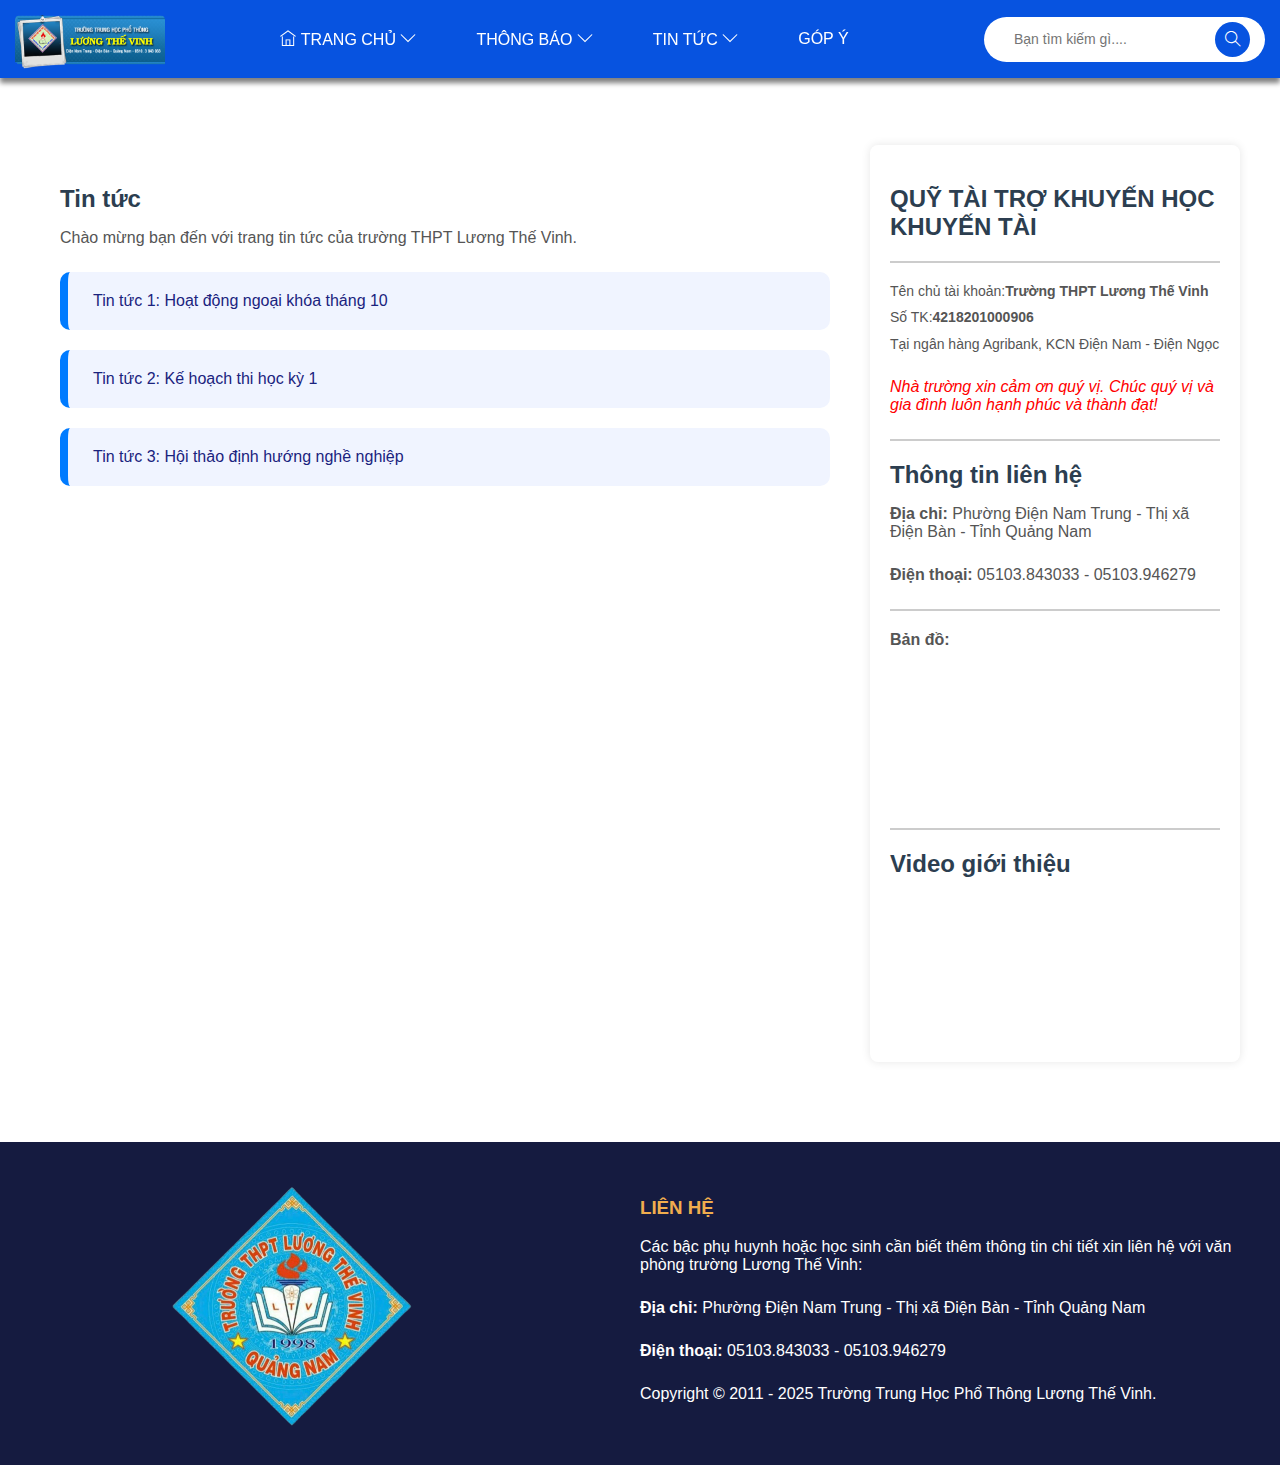
<file: tintuc.html>
<!DOCTYPE html>
<html lang="en">
  <head>
    <meta charset="UTF-8" />
    <meta name="viewport" content="width=device-width, initial-scale=1.0" />
    <link rel="stylesheet" href="./font/themify-icons/themify-icons.css" />
    <link rel="stylesheet" href="./css/style.css" />
    <link rel="stylesheet" href="./css/tintuc.css" />
    <title>Tin tức</title>
  </head>
  <body>
    <!-- Phần đầu trang -->
    <header class="pc-header">
      <div class="header-top">
        <div class="content">
          <div class="flex">
            <!-- Trái -->
            <div class="header-left">
              <div class="flex">
                <div class="logo">
                  <a href="./index.html" title="">
                    <img src="./img/logo.png" alt="Logo trường " />
                  </a>
                </div>
              </div>
            </div>
            <!-- Phải -->
            <div class="header-right">
              <div class="flex">
                <!-- Trang chủ -->
                <div class="menu" title="">
                  <a href="./index.html">
                    <i class="ti-home"></i>
                    Trang chủ
                    <i class="ti-angle-down"></i>
                  </a>
                  <div class="noidung">
                    <ul class="danhsach">
                      <li>
                        <a href="./gioithieu.html">
                          <span>Giới thiệu chung</span>
                        </a>
                      </li>
                      <li>
                        <a href="./tieusu.html">
                          <span>Tiểu sử</span>
                        </a>
                      </li>
                      <li>
                        <a href="./cocautochuc.html"
                          ><span>Cơ cấu tổ chức</span></a
                        >
                      </li>
                    </ul>
                  </div>
                </div>
                <!-- Thông báo -->
                <div class="menu">
                  <a href="./thongbao.html" title="">
                    Thông báo
                    <i class="ti-angle-down"></i>
                  </a>
                  <div class="noidung">
                    <ul class="danhsach">
                      <li>
                        <a href="./bangdiem.html" title="">
                          <span>Bảng điểm thi đua</span>
                        </a>
                      </li>
                      <li>
                        <a href="./tuyensinh.html" title=""
                          ><span>Tuyển sinh</span></a
                        >
                      </li>
                    </ul>
                  </div>
                </div>
                <!-- Tin tức -->
                <div class="menu">
                  <a href="./tintuc.html" title="">
                    Tin tức
                    <i class="ti-angle-down"></i>
                  </a>
                  <div class="noidung">
                    <ul class="danhsach">
                      <li>
                        <a href="./hoatdongngoaikhoa.html" title=""
                          ><span>Hoạt động ngoại khóa</span></a
                        >
                      </li>
                      <li>
                        <a href="./thuvienanh.html" title=""
                          ><span>Thư viện ảnh</span></a
                        >
                      </li>
                    </ul>
                  </div>
                </div>
                <!-- Hộp thư góp ý -->
                <div class="menu">
                  <a href="./gopy.html" title=""> Góp ý </a>
                </div>
              </div>
            </div>
            <!-- tìm kiếm -->
            <div class="search">
              <div class="flex">
                <input type="text" placeholder="Bạn tìm kiếm gì...." />
                <a class="flex flex-center flex-content" href="">
                  <i class="ti-search"></i>
                </a>
              </div>
            </div>
          </div>
        </div>
      </div>
    </header>
    <!-- Phần thân trang -->
    <main class="container">
      <!-- Cột chính -->
      <div class="main-content">
        <h2>Tin tức</h2>
        <p>
          Chào mừng bạn đến với trang tin tức của trường THPT Lương Thế Vinh.
        </p>
        <div class="news-list">
          <a href="#" class="news-item"
            >Tin tức 1: Hoạt động ngoại khóa tháng 10</a
          >
          <a href="#" class="news-item">Tin tức 2: Kế hoạch thi học kỳ 1</a>
          <a href="#" class="news-item"
            >Tin tức 3: Hội thảo định hướng nghề nghiệp</a
          >
        </div>
      </div>
      <!-- Cột phụ -->
      <aside class="sidebar">
        <section>
          <h2>QUỸ TÀI TRỢ KHUYẾN HỌC KHUYẾN TÀI</h2>
          <hr />
          <p>
            <span style="margin-bottom: 10px; display: flex"
              >Tên chủ tài khoản:<strong
                >Trường THPT Lương Thế Vinh</strong
              ></span
            >
            <span style="margin-bottom: 10px; display: flex"
              >Số TK:<strong>4218201000906</strong>
            </span>
            <span>Tại ngân hàng Agribank, KCN Điện Nam - Điện Ngọc</span>
          </p>
          <p style="color: red; font-style: italic">
            Nhà trường xin cảm ơn quý vị. Chúc quý vị và gia đình luôn hạnh phúc
            và thành đạt!
          </p>
        </section>
        <hr />
        <section>
          <h2>Thông tin liên hệ</h2>
          <p>
            <strong>Địa chỉ:</strong> Phường Điện Nam Trung - Thị xã Điện Bàn -
            Tỉnh Quảng Nam
          </p>
          <p><strong>Điện thoại:</strong> 05103.843033 - 05103.946279</p>
          <hr />
          <p>
            <strong>Bản đồ:</strong>
            <iframe
              src="https://www.google.com/maps/embed?pb=!1m17!1m12!1m3!1d911.7627977450584!2d108.2678882695586!3d15.914423999046432!2m3!1f0!2f0!3f0!3m2!1i1024!2i768!4f13.1!3m2!1m1!2zMTXCsDU0JzUxLjkiTiAxMDjCsDE2JzA2LjciRQ!5e1!3m2!1svi!2s!4v1743699237870!5m2!1svi!2s"
              width="100%"
              height="autoplay"
              style="border: 0"
              allowfullscreen=""
              loading="lazy"
              referrerpolicy="no-referrer-when-downgrade"
            >
              <!-- referrerpolicy="no-referrer-when-downgrade":Chỉ gửi URL gốc (referrer) khi chuyển hướng không làm giảm mức độ bảo mật  -->
            </iframe>
          </p>
        </section>
        <hr />
        <section>
          <h2>Video giới thiệu</h2>
          <iframe
            width="100%"
            height="autoplay"
            src="https://www.youtube.com/embed/PfTy9_nbcnc?si=7z0jO4mNJc6IStDA"
            frameborder="0"
            allow="accelerometer; autoplay; clipboard-write; encrypted-media; gyroscope; picture-in-picture"
            allowfullscreen
          ></iframe>
        </section>
      </aside>
    </main>
    <!-- Phần chân trang -->
    <footer>
      <div class="footer-container">
        <div class="footer-left">
          <div class="logo-footer">
            <a href="./index.html">
              <img
                src="./img/logotruong-tachnen.png"
                alt="Logo Trường THPT Lương Thế Vinh"
              />
            </a>
          </div>
        </div>

        <div class="footer-right">
          <h3>LIÊN HỆ</h3>
          <p>
            Các bậc phụ huynh hoặc học sinh cần biết thêm thông tin chi tiết xin
            liên hệ với văn phòng trường Lương Thế Vinh:
          </p>
          <p>
            <strong>Địa chỉ:</strong> Phường Điện Nam Trung - Thị xã Điện Bàn -
            Tỉnh Quảng Nam
          </p>
          <p><strong>Điện thoại:</strong> 05103.843033 - 05103.946279</p>
          <p>
            Copyright © 2011 - 2025 Trường Trung Học Phổ Thông Lương Thế Vinh.
          </p>
        </div>
      </div>
    </footer>
  </body>
</html>
</file>
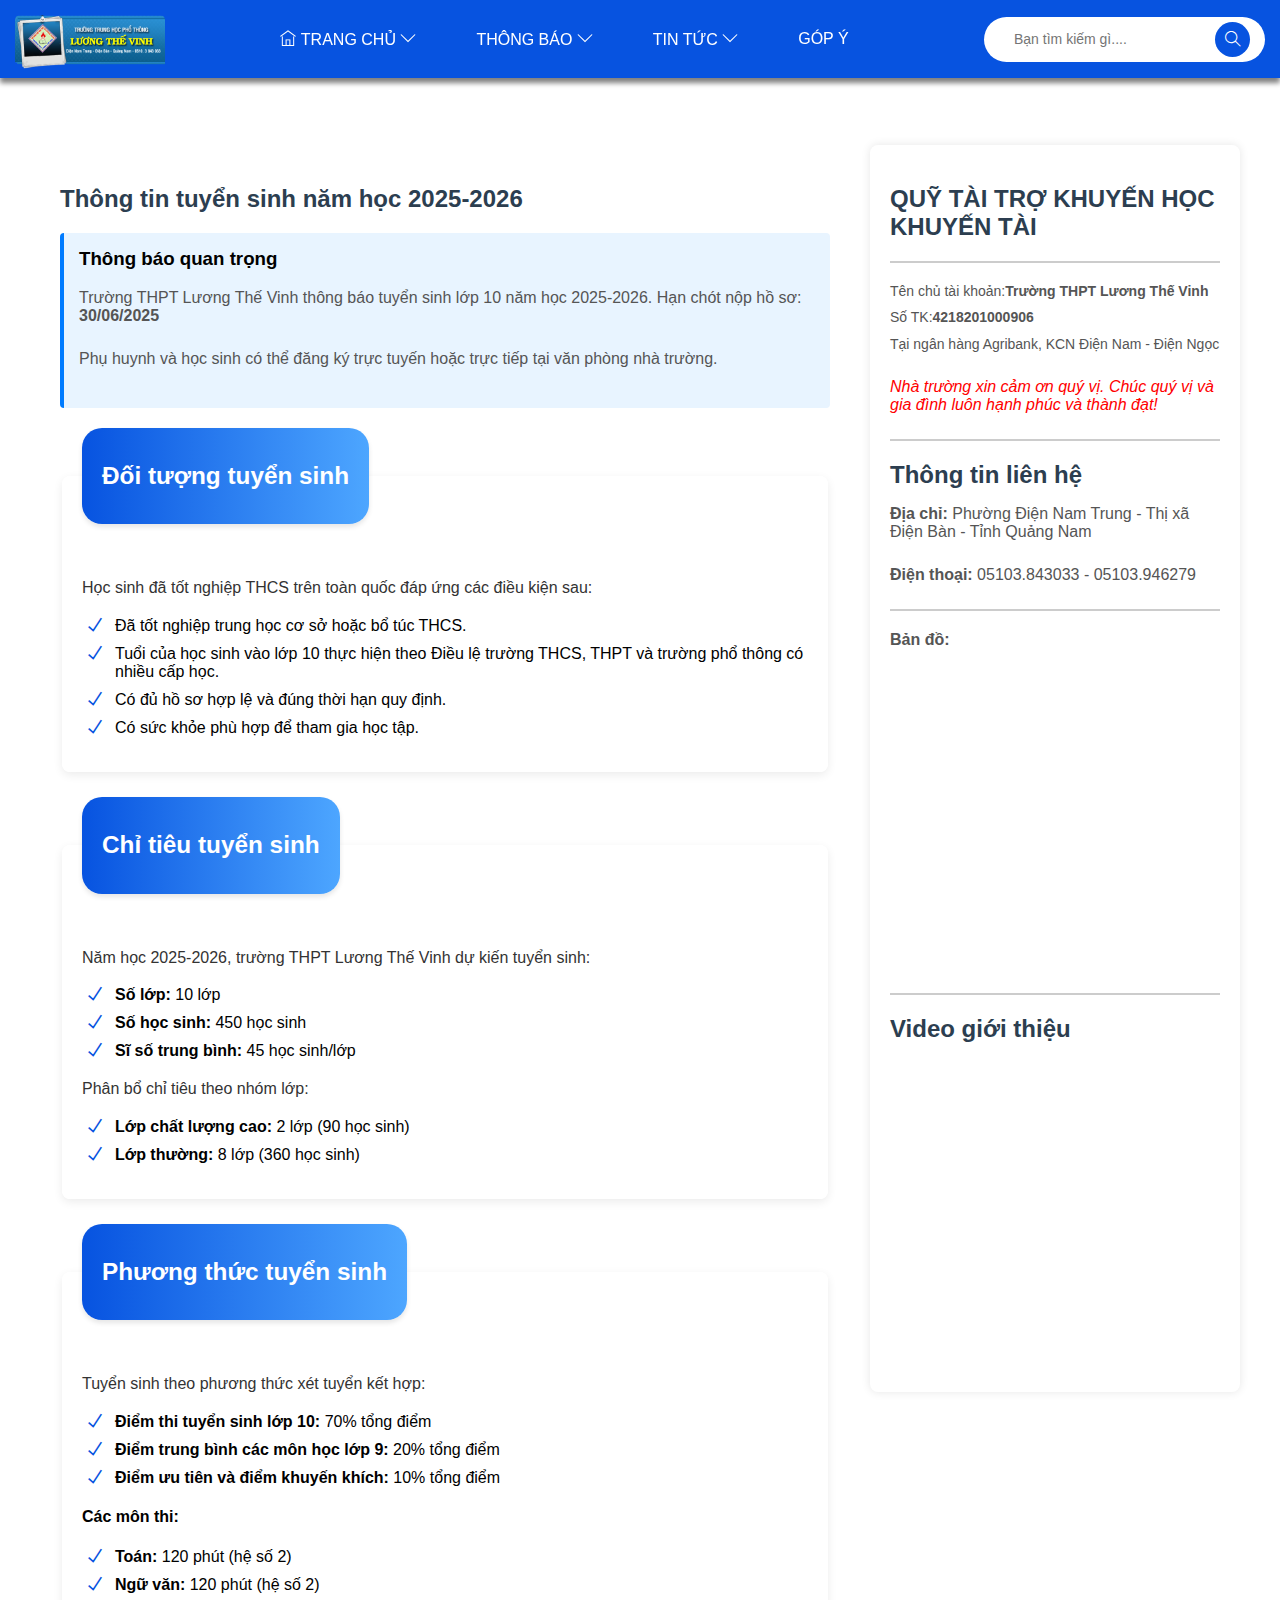
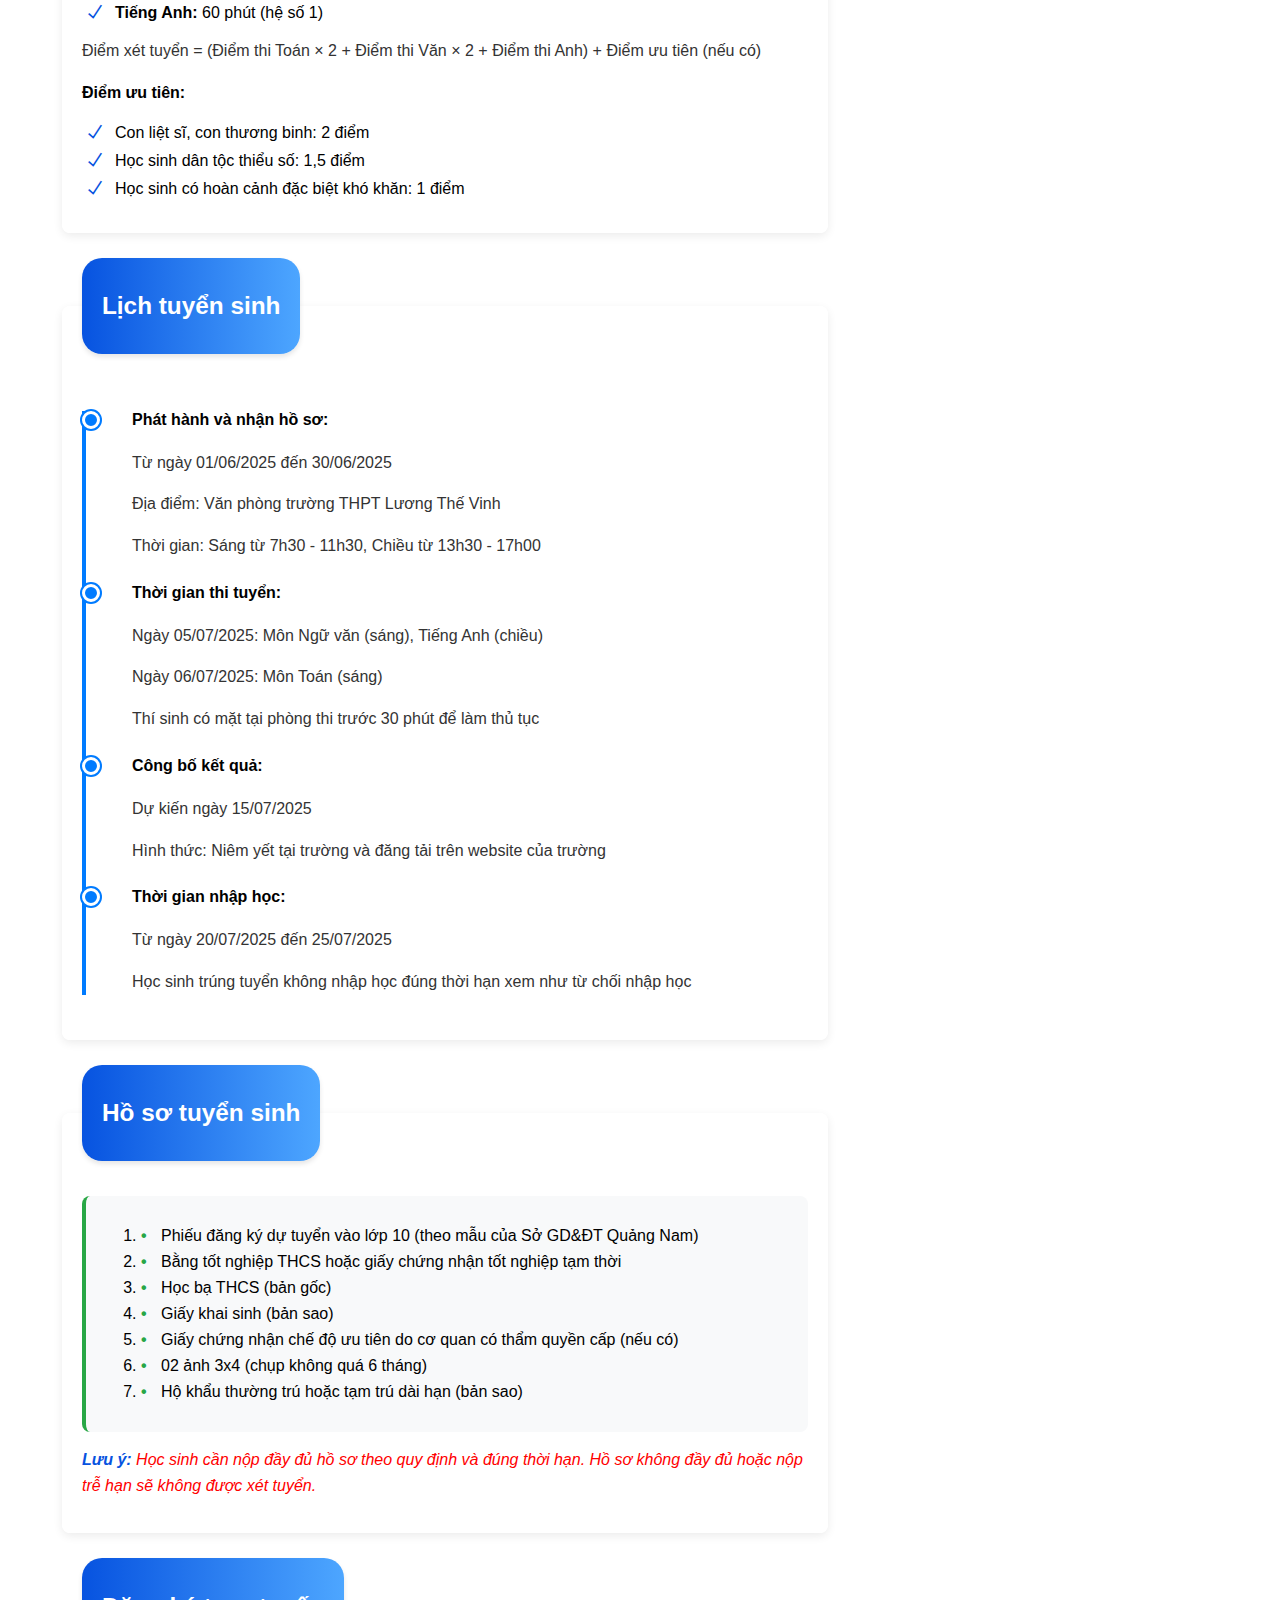
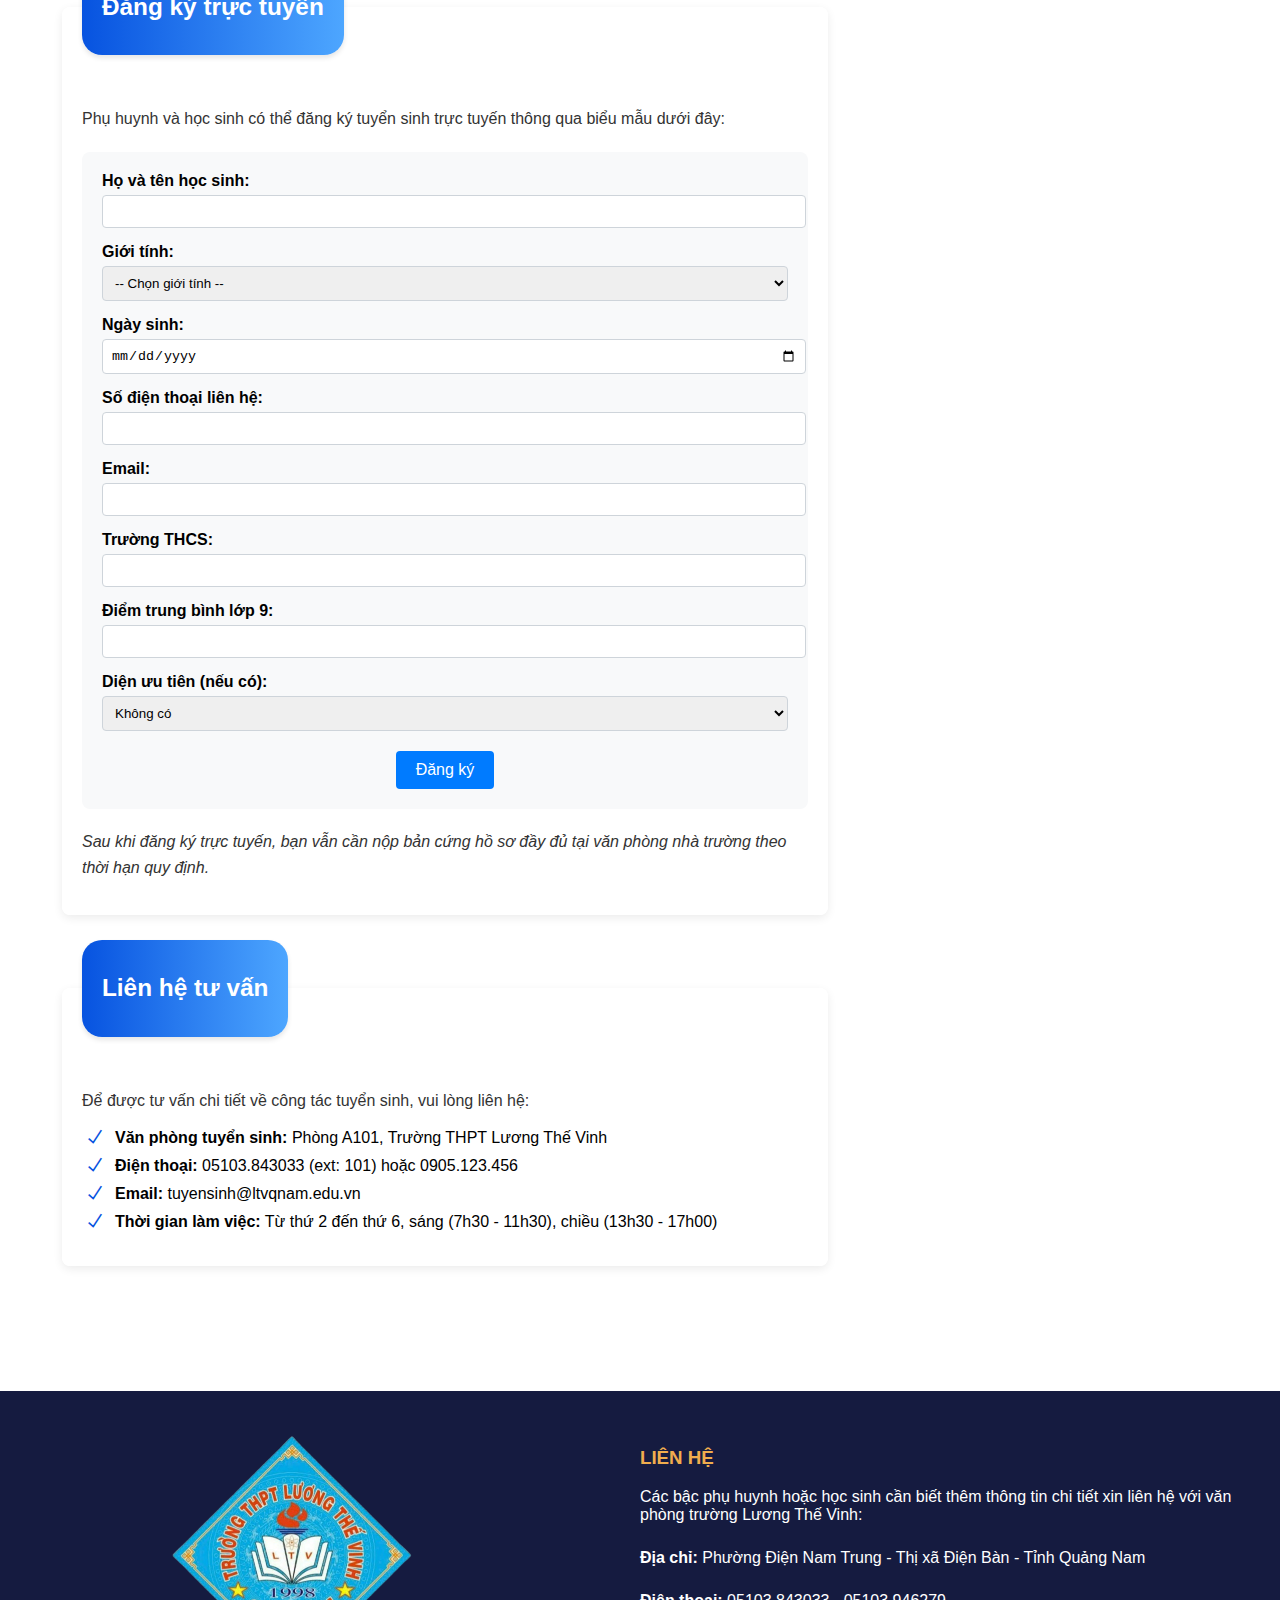
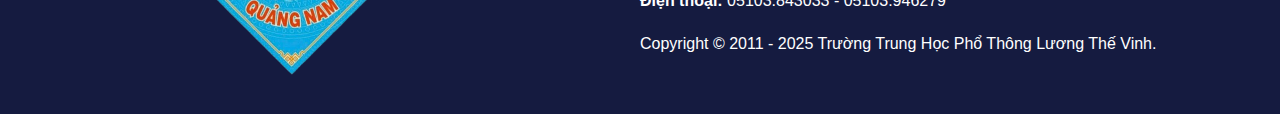
<file: tuyensinh.html>
<!DOCTYPE html>
<html lang="vi">
  <head>
    <meta charset="UTF-8" />
    <meta name="viewport" content="width=device-width, initial-scale=1.0" />
    <link rel="stylesheet" href="./font/themify-icons/themify-icons.css" />
    <link rel="stylesheet" href="./css/style.css" />
    <link rel="stylesheet" href="./css/tintuc.css" />
    <link rel="stylesheet" href="./css/tuyensinh.css" />
    <title>Tuyển sinh - THPT Lương Thế Vinh</title>
  </head>
  <body>
    <!-- Phần đầu trang -->
    <header class="pc-header">
      <div class="header-top">
        <div class="content">
          <div class="flex">
            <!-- Trái -->
            <div class="header-left">
              <div class="flex">
                <div class="logo">
                  <a href="./index.html" title="">
                    <img src="./img/logo.png" alt="Logo trường " />
                  </a>
                </div>
              </div>
            </div>
            <!-- Phải -->
            <div class="header-right">
              <div class="flex">
                <!-- Trang chủ -->
                <div class="menu" title="">
                  <a href="./index.html">
                    <i class="ti-home"></i>
                    Trang chủ
                    <i class="ti-angle-down"></i>
                  </a>
                  <div class="noidung">
                    <ul class="danhsach">
                      <li>
                        <a href="./gioithieu.html">
                          <span>Giới thiệu chung</span>
                        </a>
                      </li>
                      <li>
                        <a href="./tieusu.html">
                          <span>Tiểu sử</span>
                        </a>
                      </li>
                      <li>
                        <a href="./cocautochuc.html">
                          <span>Cơ cấu tổ chức</span>
                        </a>
                      </li>
                    </ul>
                  </div>
                </div>
                <!-- Thông báo -->
                <div class="menu">
                  <a href="./thongbao.html" title="">
                    Thông báo
                    <i class="ti-angle-down"></i>
                  </a>
                  <div class="noidung">
                    <ul class="danhsach">
                      <li>
                        <a href="./bangdiem.html" title="">
                          <span>Bảng điểm thi đua</span>
                        </a>
                      </li>
                      <li>
                        <a href="./tuyensinh.html" title="">
                          <span>Tuyển sinh</span>
                        </a>
                      </li>
                    </ul>
                  </div>
                </div>
                <!-- Tin tức -->
                <div class="menu">
                  <a href="./tintuc.html" title="">
                    Tin tức
                    <i class="ti-angle-down"></i>
                  </a>
                  <div class="noidung">
                    <ul class="danhsach">
                      <li>
                        <a href="./hoatdongngoaikhoa.html" title="">
                          <span>Hoạt động ngoại khóa</span>
                        </a>
                      </li>
                      <li>
                        <a href="./thuvienanh.html" title="">
                          <span>Thư viện ảnh</span>
                        </a>
                      </li>
                    </ul>
                  </div>
                </div>
                <!-- Hộp thư góp ý -->
                <div class="menu">
                  <a href="./gopy.html" title=""> Góp ý </a>
                </div>
              </div>
            </div>
            <!-- tìm kiếm -->
            <div class="search">
              <div class="flex">
                <input type="text" placeholder="Bạn tìm kiếm gì...." />
                <a class="flex flex-center flex-content" href="">
                  <i class="ti-search"></i>
                </a>
              </div>
            </div>
          </div>
        </div>
      </div>
    </header>

    <!-- Phần thân trang -->
    <main class="container">
      <!-- Cột chính -->
      <div class="main-content">
        <h2>Thông tin tuyển sinh năm học 2025-2026</h2>

        <div class="highlight-box">
          <h3 style="margin-top: 0">Thông báo quan trọng</h3>
          <p>
            Trường THPT Lương Thế Vinh thông báo tuyển sinh lớp 10 năm học
            2025-2026. Hạn chót nộp hồ sơ: <strong>30/06/2025</strong>
          </p>
          <p>
            Phụ huynh và học sinh có thể đăng ký trực tuyến hoặc trực tiếp tại
            văn phòng nhà trường.
          </p>
        </div>

        <section>
          <fieldset>
            <legend><h3>Đối tượng tuyển sinh</h3></legend>
            <p>
              Học sinh đã tốt nghiệp THCS trên toàn quốc đáp ứng các điều kiện
              sau:
            </p>
            <ul>
              <li>Đã tốt nghiệp trung học cơ sở hoặc bổ túc THCS.</li>
              <li>
                Tuổi của học sinh vào lớp 10 thực hiện theo Điều lệ trường THCS,
                THPT và trường phổ thông có nhiều cấp học.
              </li>
              <li>Có đủ hồ sơ hợp lệ và đúng thời hạn quy định.</li>
              <li>Có sức khỏe phù hợp để tham gia học tập.</li>
            </ul>
          </fieldset>
        </section>

        <section>
          <fieldset>
            <legend><h3>Chỉ tiêu tuyển sinh</h3></legend>
            <p>
              Năm học 2025-2026, trường THPT Lương Thế Vinh dự kiến tuyển sinh:
            </p>
            <ul>
              <li><strong>Số lớp:</strong> 10 lớp</li>
              <li><strong>Số học sinh:</strong> 450 học sinh</li>
              <li><strong>Sĩ số trung bình:</strong> 45 học sinh/lớp</li>
            </ul>

            <p>Phân bổ chỉ tiêu theo nhóm lớp:</p>
            <ul>
              <li><strong>Lớp chất lượng cao:</strong> 2 lớp (90 học sinh)</li>
              <li><strong>Lớp thường:</strong> 8 lớp (360 học sinh)</li>
            </ul>
          </fieldset>
        </section>

        <section>
          <fieldset>
            <legend><h3>Phương thức tuyển sinh</h3></legend>
            <p>Tuyển sinh theo phương thức xét tuyển kết hợp:</p>
            <ul>
              <li>
                <strong>Điểm thi tuyển sinh lớp 10:</strong> 70% tổng điểm
              </li>
              <li>
                <strong>Điểm trung bình các môn học lớp 9:</strong> 20% tổng
                điểm
              </li>
              <li>
                <strong>Điểm ưu tiên và điểm khuyến khích:</strong> 10% tổng
                điểm
              </li>
            </ul>

            <h4>Các môn thi:</h4>
            <ul>
              <li><strong>Toán:</strong> 120 phút (hệ số 2)</li>
              <li><strong>Ngữ văn:</strong> 120 phút (hệ số 2)</li>
              <li><strong>Tiếng Anh:</strong> 60 phút (hệ số 1)</li>
            </ul>

            <p>
              Điểm xét tuyển = (Điểm thi Toán × 2 + Điểm thi Văn × 2 + Điểm thi
              Anh) + Điểm ưu tiên (nếu có)
            </p>

            <h4>Điểm ưu tiên:</h4>
            <ul>
              <li>Con liệt sĩ, con thương binh: 2 điểm</li>
              <li>Học sinh dân tộc thiểu số: 1,5 điểm</li>
              <li>Học sinh có hoàn cảnh đặc biệt khó khăn: 1 điểm</li>
            </ul>
          </fieldset>
        </section>

        <section>
          <fieldset>
            <legend><h3>Lịch tuyển sinh</h3></legend>
            <div class="timeline">
              <div class="timeline-item">
                <h4>Phát hành và nhận hồ sơ:</h4>
                <p>Từ ngày 01/06/2025 đến 30/06/2025</p>
                <p>Địa điểm: Văn phòng trường THPT Lương Thế Vinh</p>
                <p>Thời gian: Sáng từ 7h30 - 11h30, Chiều từ 13h30 - 17h00</p>
              </div>

              <div class="timeline-item">
                <h4>Thời gian thi tuyển:</h4>
                <p>Ngày 05/07/2025: Môn Ngữ văn (sáng), Tiếng Anh (chiều)</p>
                <p>Ngày 06/07/2025: Môn Toán (sáng)</p>
                <p>
                  Thí sinh có mặt tại phòng thi trước 30 phút để làm thủ tục
                </p>
              </div>

              <div class="timeline-item">
                <h4>Công bố kết quả:</h4>
                <p>Dự kiến ngày 15/07/2025</p>
                <p>
                  Hình thức: Niêm yết tại trường và đăng tải trên website của
                  trường
                </p>
              </div>

              <div class="timeline-item">
                <h4>Thời gian nhập học:</h4>
                <p>Từ ngày 20/07/2025 đến 25/07/2025</p>
                <p>
                  Học sinh trúng tuyển không nhập học đúng thời hạn xem như từ
                  chối nhập học
                </p>
              </div>
            </div>
          </fieldset>
        </section>

        <section>
          <fieldset>
            <legend><h3>Hồ sơ tuyển sinh</h3></legend>
            <div class="document-list">
              <ol>
                <li>
                  Phiếu đăng ký dự tuyển vào lớp 10 (theo mẫu của Sở GD&ĐT Quảng
                  Nam)
                </li>
                <li>
                  Bằng tốt nghiệp THCS hoặc giấy chứng nhận tốt nghiệp tạm thời
                </li>
                <li>Học bạ THCS (bản gốc)</li>
                <li>Giấy khai sinh (bản sao)</li>
                <li>
                  Giấy chứng nhận chế độ ưu tiên do cơ quan có thẩm quyền cấp
                  (nếu có)
                </li>
                <li>02 ảnh 3x4 (chụp không quá 6 tháng)</li>
                <li>Hộ khẩu thường trú hoặc tạm trú dài hạn (bản sao)</li>
              </ol>
            </div>

            <p style="color: red; font-style: italic; margin-top: 15px">
              <strong>Lưu ý:</strong> Học sinh cần nộp đầy đủ hồ sơ theo quy
              định và đúng thời hạn. Hồ sơ không đầy đủ hoặc nộp trễ hạn sẽ
              không được xét tuyển.
            </p>
          </fieldset>
        </section>

        <section>
          <fieldset>
            <legend><h3>Đăng ký trực tuyến</h3></legend>
            <p>
              Phụ huynh và học sinh có thể đăng ký tuyển sinh trực tuyến thông
              qua biểu mẫu dưới đây:
            </p>

            <div class="form-container">
              <form action="process_admission.php" method="post">
                <div class="form-group">
                  <label for="fullname">Họ và tên học sinh:</label>
                  <input type="text" id="fullname" name="fullname" required />
                </div>

                <div class="form-group">
                  <label for="gender">Giới tính:</label>
                  <select id="gender" name="gender" required>
                    <option value="">-- Chọn giới tính --</option>
                    <option value="male">Nam</option>
                    <option value="female">Nữ</option>
                  </select>
                </div>

                <div class="form-group">
                  <label for="birthdate">Ngày sinh:</label>
                  <input type="date" id="birthdate" name="birthdate" required />
                </div>

                <div class="form-group">
                  <label for="phone">Số điện thoại liên hệ:</label>
                  <input type="tel" id="phone" name="phone" required />
                </div>

                <div class="form-group">
                  <label for="email">Email:</label>
                  <input type="email" id="email" name="email" required />
                </div>

                <div class="form-group">
                  <label for="school">Trường THCS:</label>
                  <input type="text" id="school" name="school" required />
                </div>

                <div class="form-group">
                  <label for="gpa">Điểm trung bình lớp 9:</label>
                  <input
                    type="number"
                    id="gpa"
                    name="gpa"
                    min="0"
                    max="10"
                    step="0.01"
                    required
                  />
                </div>

                <div class="form-group">
                  <label for="priority">Diện ưu tiên (nếu có):</label>
                  <select id="priority" name="priority">
                    <option value="none">Không có</option>
                    <option value="martyrChild">Con liệt sĩ</option>
                    <option value="veteranChild">Con thương binh</option>
                    <option value="ethnic">Dân tộc thiểu số</option>
                    <option value="disadvantaged">Hoàn cảnh khó khăn</option>
                  </select>
                </div>

                <div style="text-align: center; margin-top: 20px">
                  <button type="submit" class="btn-submit">Đăng ký</button>
                </div>
              </form>
            </div>

            <p style="margin-top: 20px; font-style: italic">
              Sau khi đăng ký trực tuyến, bạn vẫn cần nộp bản cứng hồ sơ đầy đủ
              tại văn phòng nhà trường theo thời hạn quy định.
            </p>
          </fieldset>
        </section>

        <section>
          <fieldset>
            <legend><h3>Liên hệ tư vấn</h3></legend>
            <p>
              Để được tư vấn chi tiết về công tác tuyển sinh, vui lòng liên hệ:
            </p>
            <ul>
              <li>
                <strong>Văn phòng tuyển sinh:</strong> Phòng A101, Trường THPT
                Lương Thế Vinh
              </li>
              <li>
                <strong>Điện thoại:</strong> 05103.843033 (ext: 101) hoặc
                0905.123.456
              </li>
              <li><strong>Email:</strong> tuyensinh@ltvqnam.edu.vn</li>
              <li>
                <strong>Thời gian làm việc:</strong> Từ thứ 2 đến thứ 6, sáng
                (7h30 - 11h30), chiều (13h30 - 17h00)
              </li>
            </ul>
          </fieldset>
        </section>
      </div>

      <!-- Cột phụ -->
      <aside class="sidebar">
        <section>
          <h2>QUỸ TÀI TRỢ KHUYẾN HỌC KHUYẾN TÀI</h2>
          <hr />
          <p>
            <span style="margin-bottom: 10px; display: flex">
              Tên chủ tài khoản:<strong>Trường THPT Lương Thế Vinh</strong>
            </span>
            <span style="margin-bottom: 10px; display: flex">
              Số TK:<strong>4218201000906</strong>
            </span>
            <span>Tại ngân hàng Agribank, KCN Điện Nam - Điện Ngọc</span>
          </p>
          <p style="color: red; font-style: italic">
            Nhà trường xin cảm ơn quý vị. Chúc quý vị và gia đình luôn hạnh phúc
            và thành đạt!
          </p>
        </section>
        <hr />
        <section>
          <h2>Thông tin liên hệ</h2>
          <p>
            <strong>Địa chỉ:</strong> Phường Điện Nam Trung - Thị xã Điện Bàn -
            Tỉnh Quảng Nam
          </p>
          <p><strong>Điện thoại:</strong> 05103.843033 - 05103.946279</p>
          <hr />
          <p>
            <strong>Bản đồ:</strong>
            <iframe
              src="https://www.google.com/maps/embed?pb=!1m17!1m12!1m3!1d911.7627977450584!2d108.2678882695586!3d15.914423999046432!2m3!1f0!2f0!3f0!3m2!1i1024!2i768!4f13.1!3m2!1m1!2zMTXCsDU0JzUxLjkiTiAxMDjCsDE2JzA2LjciRQ!5e1!3m2!1svi!2s!4v1743699237870!5m2!1svi!2s"
              width="100%"
              height="315"
              style="border: 0"
              allowfullscreen=""
              loading="lazy"
              referrerpolicy="no-referrer-when-downgrade"
            ></iframe>
          </p>
        </section>
        <hr />
        <section>
          <h2>Video giới thiệu</h2>
          <iframe
            width="100%"
            height="315"
            src="https://www.youtube.com/embed/PfTy9_nbcnc?si=7z0jO4mNJc6IStDA"
            frameborder="0"
            allow="accelerometer; autoplay; clipboard-write; encrypted-media; gyroscope; picture-in-picture"
            allowfullscreen
          ></iframe>
        </section>
      </aside>
    </main>

    <!-- Phần chân trang -->
    <footer>
      <div class="footer-container">
        <div class="footer-left">
          <div class="logo-footer">
            <a href="./index.html">
              <img
                src="./img/logotruong-tachnen.png"
                alt="Logo Trường THPT Lương Thế Vinh"
              />
            </a>
          </div>
        </div>

        <div class="footer-right">
          <h3>LIÊN HỆ</h3>
          <p>
            Các bậc phụ huynh hoặc học sinh cần biết thêm thông tin chi tiết xin
            liên hệ với văn phòng trường Lương Thế Vinh:
          </p>
          <p>
            <strong>Địa chỉ:</strong> Phường Điện Nam Trung - Thị xã Điện Bàn -
            Tỉnh Quảng Nam
          </p>
          <p><strong>Điện thoại:</strong> 05103.843033 - 05103.946279</p>
          <p>
            Copyright © 2011 - 2025 Trường Trung Học Phổ Thông Lương Thế Vinh.
          </p>
        </div>
      </div>
    </footer>
  </body>
</html>
</file>
<file: font/themify-icons/themify-icons.css>
@font-face {
	font-family: 'themify';
	src:url('fonts/themify.eot?-fvbane');
	src:url('fonts/themify.eot?#iefix-fvbane') format('embedded-opentype'),
		url('fonts/themify.woff?-fvbane') format('woff'),
		url('fonts/themify.ttf?-fvbane') format('truetype'),
		url('fonts/themify.svg?-fvbane#themify') format('svg');
	font-weight: normal;
	font-style: normal;
}

[class^="ti-"], [class*=" ti-"] {
	font-family: 'themify';
	speak: none;
	font-style: normal;
	font-weight: normal;
	font-variant: normal;
	text-transform: none;
	line-height: 1;

	/* Better Font Rendering =========== */
	-webkit-font-smoothing: antialiased;
	-moz-osx-font-smoothing: grayscale;
}

.ti-wand:before {
	content: "\e600";
}
.ti-volume:before {
	content: "\e601";
}
.ti-user:before {
	content: "\e602";
}
.ti-unlock:before {
	content: "\e603";
}
.ti-unlink:before {
	content: "\e604";
}
.ti-trash:before {
	content: "\e605";
}
.ti-thought:before {
	content: "\e606";
}
.ti-target:before {
	content: "\e607";
}
.ti-tag:before {
	content: "\e608";
}
.ti-tablet:before {
	content: "\e609";
}
.ti-star:before {
	content: "\e60a";
}
.ti-spray:before {
	content: "\e60b";
}
.ti-signal:before {
	content: "\e60c";
}
.ti-shopping-cart:before {
	content: "\e60d";
}
.ti-shopping-cart-full:before {
	content: "\e60e";
}
.ti-settings:before {
	content: "\e60f";
}
.ti-search:before {
	content: "\e610";
}
.ti-zoom-in:before {
	content: "\e611";
}
.ti-zoom-out:before {
	content: "\e612";
}
.ti-cut:before {
	content: "\e613";
}
.ti-ruler:before {
	content: "\e614";
}
.ti-ruler-pencil:before {
	content: "\e615";
}
.ti-ruler-alt:before {
	content: "\e616";
}
.ti-bookmark:before {
	content: "\e617";
}
.ti-bookmark-alt:before {
	content: "\e618";
}
.ti-reload:before {
	content: "\e619";
}
.ti-plus:before {
	content: "\e61a";
}
.ti-pin:before {
	content: "\e61b";
}
.ti-pencil:before {
	content: "\e61c";
}
.ti-pencil-alt:before {
	content: "\e61d";
}
.ti-paint-roller:before {
	content: "\e61e";
}
.ti-paint-bucket:before {
	content: "\e61f";
}
.ti-na:before {
	content: "\e620";
}
.ti-mobile:before {
	content: "\e621";
}
.ti-minus:before {
	content: "\e622";
}
.ti-medall:before {
	content: "\e623";
}
.ti-medall-alt:before {
	content: "\e624";
}
.ti-marker:before {
	content: "\e625";
}
.ti-marker-alt:before {
	content: "\e626";
}
.ti-arrow-up:before {
	content: "\e627";
}
.ti-arrow-right:before {
	content: "\e628";
}
.ti-arrow-left:before {
	content: "\e629";
}
.ti-arrow-down:before {
	content: "\e62a";
}
.ti-lock:before {
	content: "\e62b";
}
.ti-location-arrow:before {
	content: "\e62c";
}
.ti-link:before {
	content: "\e62d";
}
.ti-layout:before {
	content: "\e62e";
}
.ti-layers:before {
	content: "\e62f";
}
.ti-layers-alt:before {
	content: "\e630";
}
.ti-key:before {
	content: "\e631";
}
.ti-import:before {
	content: "\e632";
}
.ti-image:before {
	content: "\e633";
}
.ti-heart:before {
	content: "\e634";
}
.ti-heart-broken:before {
	content: "\e635";
}
.ti-hand-stop:before {
	content: "\e636";
}
.ti-hand-open:before {
	content: "\e637";
}
.ti-hand-drag:before {
	content: "\e638";
}
.ti-folder:before {
	content: "\e639";
}
.ti-flag:before {
	content: "\e63a";
}
.ti-flag-alt:before {
	content: "\e63b";
}
.ti-flag-alt-2:before {
	content: "\e63c";
}
.ti-eye:before {
	content: "\e63d";
}
.ti-export:before {
	content: "\e63e";
}
.ti-exchange-vertical:before {
	content: "\e63f";
}
.ti-desktop:before {
	content: "\e640";
}
.ti-cup:before {
	content: "\e641";
}
.ti-crown:before {
	content: "\e642";
}
.ti-comments:before {
	content: "\e643";
}
.ti-comment:before {
	content: "\e644";
}
.ti-comment-alt:before {
	content: "\e645";
}
.ti-close:before {
	content: "\e646";
}
.ti-clip:before {
	content: "\e647";
}
.ti-angle-up:before {
	content: "\e648";
}
.ti-angle-right:before {
	content: "\e649";
}
.ti-angle-left:before {
	content: "\e64a";
}
.ti-angle-down:before {
	content: "\e64b";
}
.ti-check:before {
	content: "\e64c";
}
.ti-check-box:before {
	content: "\e64d";
}
.ti-camera:before {
	content: "\e64e";
}
.ti-announcement:before {
	content: "\e64f";
}
.ti-brush:before {
	content: "\e650";
}
.ti-briefcase:before {
	content: "\e651";
}
.ti-bolt:before {
	content: "\e652";
}
.ti-bolt-alt:before {
	content: "\e653";
}
.ti-blackboard:before {
	content: "\e654";
}
.ti-bag:before {
	content: "\e655";
}
.ti-move:before {
	content: "\e656";
}
.ti-arrows-vertical:before {
	content: "\e657";
}
.ti-arrows-horizontal:before {
	content: "\e658";
}
.ti-fullscreen:before {
	content: "\e659";
}
.ti-arrow-top-right:before {
	content: "\e65a";
}
.ti-arrow-top-left:before {
	content: "\e65b";
}
.ti-arrow-circle-up:before {
	content: "\e65c";
}
.ti-arrow-circle-right:before {
	content: "\e65d";
}
.ti-arrow-circle-left:before {
	content: "\e65e";
}
.ti-arrow-circle-down:before {
	content: "\e65f";
}
.ti-angle-double-up:before {
	content: "\e660";
}
.ti-angle-double-right:before {
	content: "\e661";
}
.ti-angle-double-left:before {
	content: "\e662";
}
.ti-angle-double-down:before {
	content: "\e663";
}
.ti-zip:before {
	content: "\e664";
}
.ti-world:before {
	content: "\e665";
}
.ti-wheelchair:before {
	content: "\e666";
}
.ti-view-list:before {
	content: "\e667";
}
.ti-view-list-alt:before {
	content: "\e668";
}
.ti-view-grid:before {
	content: "\e669";
}
.ti-uppercase:before {
	content: "\e66a";
}
.ti-upload:before {
	content: "\e66b";
}
.ti-underline:before {
	content: "\e66c";
}
.ti-truck:before {
	content: "\e66d";
}
.ti-timer:before {
	content: "\e66e";
}
.ti-ticket:before {
	content: "\e66f";
}
.ti-thumb-up:before {
	content: "\e670";
}
.ti-thumb-down:before {
	content: "\e671";
}
.ti-text:before {
	content: "\e672";
}
.ti-stats-up:before {
	content: "\e673";
}
.ti-stats-down:before {
	content: "\e674";
}
.ti-split-v:before {
	content: "\e675";
}
.ti-split-h:before {
	content: "\e676";
}
.ti-smallcap:before {
	content: "\e677";
}
.ti-shine:before {
	content: "\e678";
}
.ti-shift-right:before {
	content: "\e679";
}
.ti-shift-left:before {
	content: "\e67a";
}
.ti-shield:before {
	content: "\e67b";
}
.ti-notepad:before {
	content: "\e67c";
}
.ti-server:before {
	content: "\e67d";
}
.ti-quote-right:before {
	content: "\e67e";
}
.ti-quote-left:before {
	content: "\e67f";
}
.ti-pulse:before {
	content: "\e680";
}
.ti-printer:before {
	content: "\e681";
}
.ti-power-off:before {
	content: "\e682";
}
.ti-plug:before {
	content: "\e683";
}
.ti-pie-chart:before {
	content: "\e684";
}
.ti-paragraph:before {
	content: "\e685";
}
.ti-panel:before {
	content: "\e686";
}
.ti-package:before {
	content: "\e687";
}
.ti-music:before {
	content: "\e688";
}
.ti-music-alt:before {
	content: "\e689";
}
.ti-mouse:before {
	content: "\e68a";
}
.ti-mouse-alt:before {
	content: "\e68b";
}
.ti-money:before {
	content: "\e68c";
}
.ti-microphone:before {
	content: "\e68d";
}
.ti-menu:before {
	content: "\e68e";
}
.ti-menu-alt:before {
	content: "\e68f";
}
.ti-map:before {
	content: "\e690";
}
.ti-map-alt:before {
	content: "\e691";
}
.ti-loop:before {
	content: "\e692";
}
.ti-location-pin:before {
	content: "\e693";
}
.ti-list:before {
	content: "\e694";
}
.ti-light-bulb:before {
	content: "\e695";
}
.ti-Italic:before {
	content: "\e696";
}
.ti-info:before {
	content: "\e697";
}
.ti-infinite:before {
	content: "\e698";
}
.ti-id-badge:before {
	content: "\e699";
}
.ti-hummer:before {
	content: "\e69a";
}
.ti-home:before {
	content: "\e69b";
}
.ti-help:before {
	content: "\e69c";
}
.ti-headphone:before {
	content: "\e69d";
}
.ti-harddrives:before {
	content: "\e69e";
}
.ti-harddrive:before {
	content: "\e69f";
}
.ti-gift:before {
	content: "\e6a0";
}
.ti-game:before {
	content: "\e6a1";
}
.ti-filter:before {
	content: "\e6a2";
}
.ti-files:before {
	content: "\e6a3";
}
.ti-file:before {
	content: "\e6a4";
}
.ti-eraser:before {
	content: "\e6a5";
}
.ti-envelope:before {
	content: "\e6a6";
}
.ti-download:before {
	content: "\e6a7";
}
.ti-direction:before {
	content: "\e6a8";
}
.ti-direction-alt:before {
	content: "\e6a9";
}
.ti-dashboard:before {
	content: "\e6aa";
}
.ti-control-stop:before {
	content: "\e6ab";
}
.ti-control-shuffle:before {
	content: "\e6ac";
}
.ti-control-play:before {
	content: "\e6ad";
}
.ti-control-pause:before {
	content: "\e6ae";
}
.ti-control-forward:before {
	content: "\e6af";
}
.ti-control-backward:before {
	content: "\e6b0";
}
.ti-cloud:before {
	content: "\e6b1";
}
.ti-cloud-up:before {
	content: "\e6b2";
}
.ti-cloud-down:before {
	content: "\e6b3";
}
.ti-clipboard:before {
	content: "\e6b4";
}
.ti-car:before {
	content: "\e6b5";
}
.ti-calendar:before {
	content: "\e6b6";
}
.ti-book:before {
	content: "\e6b7";
}
.ti-bell:before {
	content: "\e6b8";
}
.ti-basketball:before {
	content: "\e6b9";
}
.ti-bar-chart:before {
	content: "\e6ba";
}
.ti-bar-chart-alt:before {
	content: "\e6bb";
}
.ti-back-right:before {
	content: "\e6bc";
}
.ti-back-left:before {
	content: "\e6bd";
}
.ti-arrows-corner:before {
	content: "\e6be";
}
.ti-archive:before {
	content: "\e6bf";
}
.ti-anchor:before {
	content: "\e6c0";
}
.ti-align-right:before {
	content: "\e6c1";
}
.ti-align-left:before {
	content: "\e6c2";
}
.ti-align-justify:before {
	content: "\e6c3";
}
.ti-align-center:before {
	content: "\e6c4";
}
.ti-alert:before {
	content: "\e6c5";
}
.ti-alarm-clock:before {
	content: "\e6c6";
}
.ti-agenda:before {
	content: "\e6c7";
}
.ti-write:before {
	content: "\e6c8";
}
.ti-window:before {
	content: "\e6c9";
}
.ti-widgetized:before {
	content: "\e6ca";
}
.ti-widget:before {
	content: "\e6cb";
}
.ti-widget-alt:before {
	content: "\e6cc";
}
.ti-wallet:before {
	content: "\e6cd";
}
.ti-video-clapper:before {
	content: "\e6ce";
}
.ti-video-camera:before {
	content: "\e6cf";
}
.ti-vector:before {
	content: "\e6d0";
}
.ti-themify-logo:before {
	content: "\e6d1";
}
.ti-themify-favicon:before {
	content: "\e6d2";
}
.ti-themify-favicon-alt:before {
	content: "\e6d3";
}
.ti-support:before {
	content: "\e6d4";
}
.ti-stamp:before {
	content: "\e6d5";
}
.ti-split-v-alt:before {
	content: "\e6d6";
}
.ti-slice:before {
	content: "\e6d7";
}
.ti-shortcode:before {
	content: "\e6d8";
}
.ti-shift-right-alt:before {
	content: "\e6d9";
}
.ti-shift-left-alt:before {
	content: "\e6da";
}
.ti-ruler-alt-2:before {
	content: "\e6db";
}
.ti-receipt:before {
	content: "\e6dc";
}
.ti-pin2:before {
	content: "\e6dd";
}
.ti-pin-alt:before {
	content: "\e6de";
}
.ti-pencil-alt2:before {
	content: "\e6df";
}
.ti-palette:before {
	content: "\e6e0";
}
.ti-more:before {
	content: "\e6e1";
}
.ti-more-alt:before {
	content: "\e6e2";
}
.ti-microphone-alt:before {
	content: "\e6e3";
}
.ti-magnet:before {
	content: "\e6e4";
}
.ti-line-double:before {
	content: "\e6e5";
}
.ti-line-dotted:before {
	content: "\e6e6";
}
.ti-line-dashed:before {
	content: "\e6e7";
}
.ti-layout-width-full:before {
	content: "\e6e8";
}
.ti-layout-width-default:before {
	content: "\e6e9";
}
.ti-layout-width-default-alt:before {
	content: "\e6ea";
}
.ti-layout-tab:before {
	content: "\e6eb";
}
.ti-layout-tab-window:before {
	content: "\e6ec";
}
.ti-layout-tab-v:before {
	content: "\e6ed";
}
.ti-layout-tab-min:before {
	content: "\e6ee";
}
.ti-layout-slider:before {
	content: "\e6ef";
}
.ti-layout-slider-alt:before {
	content: "\e6f0";
}
.ti-layout-sidebar-right:before {
	content: "\e6f1";
}
.ti-layout-sidebar-none:before {
	content: "\e6f2";
}
.ti-layout-sidebar-left:before {
	content: "\e6f3";
}
.ti-layout-placeholder:before {
	content: "\e6f4";
}
.ti-layout-menu:before {
	content: "\e6f5";
}
.ti-layout-menu-v:before {
	content: "\e6f6";
}
.ti-layout-menu-separated:before {
	content: "\e6f7";
}
.ti-layout-menu-full:before {
	content: "\e6f8";
}
.ti-layout-media-right-alt:before {
	content: "\e6f9";
}
.ti-layout-media-right:before {
	content: "\e6fa";
}
.ti-layout-media-overlay:before {
	content: "\e6fb";
}
.ti-layout-media-overlay-alt:before {
	content: "\e6fc";
}
.ti-layout-media-overlay-alt-2:before {
	content: "\e6fd";
}
.ti-layout-media-left-alt:before {
	content: "\e6fe";
}
.ti-layout-media-left:before {
	content: "\e6ff";
}
.ti-layout-media-center-alt:before {
	content: "\e700";
}
.ti-layout-media-center:before {
	content: "\e701";
}
.ti-layout-list-thumb:before {
	content: "\e702";
}
.ti-layout-list-thumb-alt:before {
	content: "\e703";
}
.ti-layout-list-post:before {
	content: "\e704";
}
.ti-layout-list-large-image:before {
	content: "\e705";
}
.ti-layout-line-solid:before {
	content: "\e706";
}
.ti-layout-grid4:before {
	content: "\e707";
}
.ti-layout-grid3:before {
	content: "\e708";
}
.ti-layout-grid2:before {
	content: "\e709";
}
.ti-layout-grid2-thumb:before {
	content: "\e70a";
}
.ti-layout-cta-right:before {
	content: "\e70b";
}
.ti-layout-cta-left:before {
	content: "\e70c";
}
.ti-layout-cta-center:before {
	content: "\e70d";
}
.ti-layout-cta-btn-right:before {
	content: "\e70e";
}
.ti-layout-cta-btn-left:before {
	content: "\e70f";
}
.ti-layout-column4:before {
	content: "\e710";
}
.ti-layout-column3:before {
	content: "\e711";
}
.ti-layout-column2:before {
	content: "\e712";
}
.ti-layout-accordion-separated:before {
	content: "\e713";
}
.ti-layout-accordion-merged:before {
	content: "\e714";
}
.ti-layout-accordion-list:before {
	content: "\e715";
}
.ti-ink-pen:before {
	content: "\e716";
}
.ti-info-alt:before {
	content: "\e717";
}
.ti-help-alt:before {
	content: "\e718";
}
.ti-headphone-alt:before {
	content: "\e719";
}
.ti-hand-point-up:before {
	content: "\e71a";
}
.ti-hand-point-right:before {
	content: "\e71b";
}
.ti-hand-point-left:before {
	content: "\e71c";
}
.ti-hand-point-down:before {
	content: "\e71d";
}
.ti-gallery:before {
	content: "\e71e";
}
.ti-face-smile:before {
	content: "\e71f";
}
.ti-face-sad:before {
	content: "\e720";
}
.ti-credit-card:before {
	content: "\e721";
}
.ti-control-skip-forward:before {
	content: "\e722";
}
.ti-control-skip-backward:before {
	content: "\e723";
}
.ti-control-record:before {
	content: "\e724";
}
.ti-control-eject:before {
	content: "\e725";
}
.ti-comments-smiley:before {
	content: "\e726";
}
.ti-brush-alt:before {
	content: "\e727";
}
.ti-youtube:before {
	content: "\e728";
}
.ti-vimeo:before {
	content: "\e729";
}
.ti-twitter:before {
	content: "\e72a";
}
.ti-time:before {
	content: "\e72b";
}
.ti-tumblr:before {
	content: "\e72c";
}
.ti-skype:before {
	content: "\e72d";
}
.ti-share:before {
	content: "\e72e";
}
.ti-share-alt:before {
	content: "\e72f";
}
.ti-rocket:before {
	content: "\e730";
}
.ti-pinterest:before {
	content: "\e731";
}
.ti-new-window:before {
	content: "\e732";
}
.ti-microsoft:before {
	content: "\e733";
}
.ti-list-ol:before {
	content: "\e734";
}
.ti-linkedin:before {
	content: "\e735";
}
.ti-layout-sidebar-2:before {
	content: "\e736";
}
.ti-layout-grid4-alt:before {
	content: "\e737";
}
.ti-layout-grid3-alt:before {
	content: "\e738";
}
.ti-layout-grid2-alt:before {
	content: "\e739";
}
.ti-layout-column4-alt:before {
	content: "\e73a";
}
.ti-layout-column3-alt:before {
	content: "\e73b";
}
.ti-layout-column2-alt:before {
	content: "\e73c";
}
.ti-instagram:before {
	content: "\e73d";
}
.ti-google:before {
	content: "\e73e";
}
.ti-github:before {
	content: "\e73f";
}
.ti-flickr:before {
	content: "\e740";
}
.ti-facebook:before {
	content: "\e741";
}
.ti-dropbox:before {
	content: "\e742";
}
.ti-dribbble:before {
	content: "\e743";
}
.ti-apple:before {
	content: "\e744";
}
.ti-android:before {
	content: "\e745";
}
.ti-save:before {
	content: "\e746";
}
.ti-save-alt:before {
	content: "\e747";
}
.ti-yahoo:before {
	content: "\e748";
}
.ti-wordpress:before {
	content: "\e749";
}
.ti-vimeo-alt:before {
	content: "\e74a";
}
.ti-twitter-alt:before {
	content: "\e74b";
}
.ti-tumblr-alt:before {
	content: "\e74c";
}
.ti-trello:before {
	content: "\e74d";
}
.ti-stack-overflow:before {
	content: "\e74e";
}
.ti-soundcloud:before {
	content: "\e74f";
}
.ti-sharethis:before {
	content: "\e750";
}
.ti-sharethis-alt:before {
	content: "\e751";
}
.ti-reddit:before {
	content: "\e752";
}
.ti-pinterest-alt:before {
	content: "\e753";
}
.ti-microsoft-alt:before {
	content: "\e754";
}
.ti-linux:before {
	content: "\e755";
}
.ti-jsfiddle:before {
	content: "\e756";
}
.ti-joomla:before {
	content: "\e757";
}
.ti-html5:before {
	content: "\e758";
}
.ti-flickr-alt:before {
	content: "\e759";
}
.ti-email:before {
	content: "\e75a";
}
.ti-drupal:before {
	content: "\e75b";
}
.ti-dropbox-alt:before {
	content: "\e75c";
}
.ti-css3:before {
	content: "\e75d";
}
.ti-rss:before {
	content: "\e75e";
}
.ti-rss-alt:before {
	content: "\e75f";
}
</file>
<file: css/style.css>
/* Định dạng chung cho toàn bộ trang */
body {
  margin: 0; /* Loại bỏ khoảng cách mặc định của trình duyệt */
  padding: 0; /* Loại bỏ khoảng cách mặc định của trình duyệt */
  text-align: center; /* Căn giữa nội dung theo chiều ngang */
  font-family: Arial, Helvetica, sans-serif; /* Đặt font chữ mặc định */
}

/* Định dạng liên kết */
a {
  text-decoration: none; /* Loại bỏ gạch chân mặc định */
}

/* Định dạng danh sách */
ul li {
  list-style-type: none; /* Loại bỏ ký hiệu đầu dòng */
}

/* Định dạng flexbox */
.flex {
  display: flex; /* Sử dụng flexbox để căn chỉnh */
  justify-content: space-between; /* Căn đều các phần tử theo chiều ngang */
  align-items: center; /* Căn giữa các phần tử theo chiều dọc */
}

/* Định dạng phần header */
.pc-header {
  position: fixed; /* Cố định header khi cuộn trang */
  top: 0; /* Đặt header ở đầu trang */
  left: 0;
  right: 0;
  z-index: 1000; /* Đặt header nằm trên các phần tử khác */
  width: 100%; /* Chiếm toàn bộ chiều ngang */
}

.header-top {
  display: flex; /* Sử dụng flexbox */
  justify-content: space-between; /* Căn đều các phần tử */
  align-items: center; /* Căn giữa theo chiều dọc */
  padding: 5px 15px; /* Khoảng cách bên trong */
  background-color: rgb(7, 83, 224); /* Màu nền header */
  box-shadow: 0 5px 5px rgba(0, 0, 0, 0.5); /* Hiệu ứng bóng đổ */
}

.header-right {
  gap: 30px; /* Khoảng cách giữa các mục */
}

.header-right a {
  display: block; /* Hiển thị dạng khối */
  padding: 20px 20px; /* Khoảng cách bên trong */
  color: white; /* Màu chữ */
}

.header-right a:hover {
  background-color: #4da6ff; /* Màu nền khi hover */
  color: white; /* Màu chữ khi hover */
}

.content {
  width: 1320px;
  margin-left: auto;
  margin-right: auto;
}

/* Định dạng logo */
.logo img {
  width: 150px; /* Chiều rộng logo */
  height: auto; /* Tự động điều chỉnh chiều cao */
}

/* Định dạng menu */
.menu {
  margin-right: 20px; /* Khoảng cách bên phải */
  text-transform: uppercase; /* Viết hoa toàn bộ chữ */
  font-size: 16px; /* Kích thước chữ */
  position: relative; /* Định vị để menu con căn theo menu cha */
}

.menu-thongbao,
.menu-gioithieu {
  display: none;
}

.menu:hover .noidung {
  display: block; /* Hiển thị menu con khi hover */
}

.menu a:hover {
  color: rgb(12, 2, 2); /*đổi màu chữ thằng trang chủ đồ trong header*/
}

/* Định dạng phần menu con trong ul */
.noidung {
  display: none; /* Ẩn menu con mặc định */
  top: 100%; /* Đặt menu con ngay dưới menu cha */
  left: 0;
  position: absolute; /* Định vị menu con */
  background-color: white; /* Màu nền menu con */
  border-radius: 5px; /* Bo tròn góc */
  box-shadow: 0 2px 5px rgba(0, 0, 0, 0.5); /* Hiệu ứng bóng đổ */
  z-index: 1000; /* Đặt menu con nằm trên các phần tử khác */
  width: 280px; /* Chiều rộng menu con */
  padding: 0;
}

.danhsach {
  padding: 0;
  margin: 0;
}

.noidung li {
  margin: 0;
  padding: 0;
}

.noidung li:last-child {
  border-bottom: none; /*loại bỏ viền cuối cùng*/
}

.noidung li a {
  white-space: nowrap; /* Ngăn văn bản xuống dòng */
  display: block; /* Hiển thị dạng khối */
  color: black; /* Màu chữ */
  text-decoration: none; /* Loại bỏ gạch chân */
  transition: all 0.5s ease; /* Hiệu ứng chuyển đổi mượt */
  text-align: left; /* Căn bên trái thẻ ul li */
  width: auto;
  height: 20px;
}

/* Đổi màu chữ thành trắng khi rê chuột vào các mục trong menu con */
.noidung li a:hover {
  color: white; /* Màu chữ khi hover */
  background-color: #4da6ff; /* Màu nền khi hover */
  transition: all 0.3s ease; /* Hiệu ứng chuyển đổi mượt */
}

/* Định dạng ô tìm kiếm */
.search {
  display: flex; /* Sử dụng flexbox */
  align-items: center; /* Căn giữa theo chiều dọc */
  border: 2x solid #ccc;
  border-radius: 25px; /* Bo tròn góc */
  padding: 5px 15px; /* Khoảng cách bên trong */
  background-color: white; /* Màu nền */
  width: fit-content; /* Kích thước vừa đủ */
  transition: all 0.5s ease; /* Hiệu ứng mượt */
}

/* Ô tìm kiếm */
.search input {
  border: none; /* Loại bỏ viền */
  outline: none; /* Loại bỏ viền khi focus */
  font-size: 14px; /* Kích thước chữ */
  padding: 5px 15px; /* Khoảng cách bên trong */
  flex: 1; /* Chiếm tối đa không gian */
}

/* Nút search */
.search a {
  width: 35px; /* Kích thước nút tìm kiếm */
  height: 35px;
  background-color: rgb(7, 83, 224); /* Màu nền */
  color: white; /* Màu biểu tượng */
  border-radius: 50%; /* Bo tròn nút */
  text-decoration: none; /* Loại bỏ gạch chân */
  display: flex; /* Sử dụng flexbox */
  align-items: center; /* Căn giữa biểu tượng */
  justify-content: center; /* Căn giữa biểu tượng */
  margin-left: 5px;
  transition: all 0.5s ease;
}

/* Hiệu ứng cho nút search */
.search a:hover {
  background-color: #4da6ff; /* Màu nền khi hover */
  color: black; /* Màu biểu tượng khi hover */
}

/* Phần main */
/* Thẻ Fieldset */
fieldset {
  border: none;
  border-radius: 8px;
  padding: 20px;
  margin-bottom: 25px;
  background-color: #ffffff;
  box-shadow: 0 3px 10px rgba(0, 0, 0, 0.08);
  transition: transform 0.5s ease, box-shadow 0.5s ease;
  position: relative;
  cursor: pointer;
}

fieldset:hover {
  transform: translateY(-5px);
  box-shadow: 0 5px 15px rgba(0, 0, 0, 0.15);
}

/* Phần làm chọn*/
fieldset legend {
  font-size: 1.3em;
  font-weight: bold;
  color: #ffffff;
  background: linear-gradient(to right, #0753e0, #4da6ff); /* Màu nền */
  color: #ffffff;
  padding: 10px 20px;
  border-radius: 20px;
  margin-bottom: 15px;
  box-shadow: 0 3px 5px rgba(0, 0, 0, 0.1);
  display: flex;
  align-items: center;
  width: fit-content;
}

fieldset legend h2 {
  margin: 0;
  font-size: 1.1em;
}

/* Cải thiện văn bản bên trong fieldset */
fieldset p {
  margin-bottom: 15px;
  line-height: 1.6;
  color: #333;
}

fieldset p strong {
  color: #0753e0;
  font-weight: 600;
}

/* Cải thiện danh sách bên trong fieldset */
fieldset ul {
  padding-left: 5px;
  margin-bottom: 15px;
}

fieldset ul li {
  margin-bottom: 10px;
  position: relative;
  padding-left: 28px;
  list-style-type: none;
}

fieldset ul li:before {
  content: "\e64c"; /* Themify checkmark icon */
  font-family: "themify";
  color: #0753e0;
  position: absolute;
  left: 0;
  font-weight: bold;
}

/* Thêm phong cách cho phần cựu học sinh */
.alumni-grid {
  display: flex;
  flex-wrap: wrap;
  gap: 15px;
  margin-top: 20px;
}

.alumni-card {
  background-color: #f0f8ff;
  border-radius: 8px;
  padding: 15px;
  flex: 1 1 calc(50% - 15px);
  min-width: 200px;
  box-shadow: 0 2px 5px rgba(0, 0, 0, 0.05);
  transition: all 0.3s ease;
}

.alumni-card:hover {
  box-shadow: 0 5px 15px rgba(0, 0, 0, 0.1);
  transform: translateY(-3px);
}

.alumni-card h3 {
  color: #0753e0;
  margin: 0 0 5px 0;
  font-size: 1.1em;
}

.alumni-card p {
  margin: 0;
  font-size: 0.9em;
  color: #555;
}

/* Highlight box cho thông tin quan trọng */
.highlight-box {
  background-color: #f8f9fa;
  border-left: 4px solid #0753e0;
  padding: 15px;
  margin: 15px 0;
  border-radius: 4px;
}

/* Thêm icon cho legend */
.icon-edu:before {
  content: "\e6b8"; /* education icon */
  font-family: "themify";
  margin-right: 10px;
}

.icon-book:before {
  content: "\e72b"; /* book icon */
  font-family: "themify";
  margin-right: 10px;
}

.icon-method:before {
  content: "\e717"; /* blackboard icon */
  font-family: "themify";
  margin-right: 10px;
}

.icon-career:before {
  content: "\e691"; /* briefcase icon */
  font-family: "themify";
  margin-right: 10px;
}

.icon-facilities:before {
  content: "\e639"; /* layout icon */
  font-family: "themify";
  margin-right: 10px;
}

.icon-activities:before {
  content: "\e71e"; /* basketball icon */
  font-family: "themify";
  margin-right: 10px;
}

.icon-awards:before {
  content: "\e64c"; /* cup icon */
  font-family: "themify";
  margin-right: 10px;
}

.icon-admission:before {
  content: "\e61d"; /* pencil icon */
  font-family: "themify";
  margin-right: 10px;
}

.icon-support:before {
  content: "\e69c"; /* heart icon */
  font-family: "themify";
  margin-right: 10px;
}

.icon-alumni:before {
  content: "\e602"; /* user icon */
  font-family: "themify";
  margin-right: 10px;
}

@media (max-width: 768px) {
  .alumni-card {
    flex: 1 1 100%;
  }
}

/* Bố cục chính */
.container {
  margin-top: 115px !important;
  display: flex;
  justify-content: center;
  align-items: flex-start;
  max-width: 1200px;
  margin: 20px auto;
  gap: 20px;
}

hr {
  margin: 20px 0px;
  border: none;
  border-top: 1px solid #ccc;
  border-bottom: 1px solid #ccc;
}

/* Định dạng phần chính */
.main-content {
  text-align: left; /* Căn trái nội dung */
  width: 70%; /* Chiếm 70% chiều ngang */
  background: #fff; /* Màu nền */
  padding: 20px; /* Khoảng cách bên trong */
}

/* Định dạng phần sidebar */
.sidebar {
  text-align: left; /* Căn trái nội dung */
  width: 30%; /* Chiếm 30% chiều ngang */
  background: #fff; /* Màu nền */
  padding: 20px; /* Khoảng cách bên trong */
  box-shadow: 0px 0px 10px rgba(0, 0, 0, 0.1); /* Hiệu ứng bóng đổ */
  border-radius: 8px; /* Bo tròn góc */
}

.sidebar p span {
  font-size: 14px;
}

/* Ảnh và video */
img {
  width: 100%;
  height: auto;
  border-radius: 5px;
  margin-top: 10px;
}

video {
  border-radius: 5px;
  margin-top: 10px;
}

/* Định dạng chân trang */
footer {
  background-color: #151b40; /* Màu nền */
  padding: 20px 0; /* Khoảng cách bên trong */
  text-align: center; /* Căn giữa nội dung */
}

.logo-footer img {
  width: 50%;
}

.footer-container {
  display: flex;
  justify-content: space-between;
  align-items: center;
  max-width: 1200px;
  margin: 0 auto;
  padding: 10px;
}

.footer-left .logo img {
  width: 140%;
  max-height: 60px; /* Điều chỉnh kích thước logo */
}

.footer-right {
  text-align: left;
  max-width: 600px;
}

.footer-right h3 {
  color: #f0ad4e;
}
.footer-right p {
  color: white; /*màu chữ*/
}
</file>
<file: font/themify-icons/demo-files/demo.css>
body {
	font: normal 1em/1.5em Arial, Helvetica, sans-serif;
	max-width: 90%;
	margin: 30px auto 0;
}
h1, h3 {
	font-weight: normal;
}
h3 {
	font-size: 1.4;
	text-transform: uppercase;
	letter-spacing: 1px;
}

.icon-section {
	margin: 0 0 3em;
	clear: both;
	overflow: hidden;
}
.icon-container {
	width: 240px; 
	padding: .7em 0;
	float: left; 
	position: relative;
	text-align: left;
}
.icon-container [class^="ti-"], 
.icon-container [class*=" ti-"] {
	color: #000;
	position: absolute;
	margin-top: 3px;
	transition: .3s;
}
.icon-container:hover [class^="ti-"],
.icon-container:hover [class*=" ti-"] {
	font-size: 2.2em;
	margin-top: -5px;
}
.icon-container:hover .icon-name {
	color: #000;
}
.icon-name {
	color: #aaa;
	margin-left: 35px;
	font-size: .8em;
	transition: .3s;
}
.icon-container:hover .icon-name {
	margin-left: 45px;
}
</file>
<file: font/themify-icons/ie7/ie7.css>
.ti-wand {
	*zoom: expression(this.runtimeStyle['zoom'] = '1', this.innerHTML = '&#xe600;');
}
.ti-volume {
	*zoom: expression(this.runtimeStyle['zoom'] = '1', this.innerHTML = '&#xe601;');
}
.ti-user {
	*zoom: expression(this.runtimeStyle['zoom'] = '1', this.innerHTML = '&#xe602;');
}
.ti-unlock {
	*zoom: expression(this.runtimeStyle['zoom'] = '1', this.innerHTML = '&#xe603;');
}
.ti-unlink {
	*zoom: expression(this.runtimeStyle['zoom'] = '1', this.innerHTML = '&#xe604;');
}
.ti-trash {
	*zoom: expression(this.runtimeStyle['zoom'] = '1', this.innerHTML = '&#xe605;');
}
.ti-thought {
	*zoom: expression(this.runtimeStyle['zoom'] = '1', this.innerHTML = '&#xe606;');
}
.ti-target {
	*zoom: expression(this.runtimeStyle['zoom'] = '1', this.innerHTML = '&#xe607;');
}
.ti-tag {
	*zoom: expression(this.runtimeStyle['zoom'] = '1', this.innerHTML = '&#xe608;');
}
.ti-tablet {
	*zoom: expression(this.runtimeStyle['zoom'] = '1', this.innerHTML = '&#xe609;');
}
.ti-star {
	*zoom: expression(this.runtimeStyle['zoom'] = '1', this.innerHTML = '&#xe60a;');
}
.ti-spray {
	*zoom: expression(this.runtimeStyle['zoom'] = '1', this.innerHTML = '&#xe60b;');
}
.ti-signal {
	*zoom: expression(this.runtimeStyle['zoom'] = '1', this.innerHTML = '&#xe60c;');
}
.ti-shopping-cart {
	*zoom: expression(this.runtimeStyle['zoom'] = '1', this.innerHTML = '&#xe60d;');
}
.ti-shopping-cart-full {
	*zoom: expression(this.runtimeStyle['zoom'] = '1', this.innerHTML = '&#xe60e;');
}
.ti-settings {
	*zoom: expression(this.runtimeStyle['zoom'] = '1', this.innerHTML = '&#xe60f;');
}
.ti-search {
	*zoom: expression(this.runtimeStyle['zoom'] = '1', this.innerHTML = '&#xe610;');
}
.ti-zoom-in {
	*zoom: expression(this.runtimeStyle['zoom'] = '1', this.innerHTML = '&#xe611;');
}
.ti-zoom-out {
	*zoom: expression(this.runtimeStyle['zoom'] = '1', this.innerHTML = '&#xe612;');
}
.ti-cut {
	*zoom: expression(this.runtimeStyle['zoom'] = '1', this.innerHTML = '&#xe613;');
}
.ti-ruler {
	*zoom: expression(this.runtimeStyle['zoom'] = '1', this.innerHTML = '&#xe614;');
}
.ti-ruler-pencil {
	*zoom: expression(this.runtimeStyle['zoom'] = '1', this.innerHTML = '&#xe615;');
}
.ti-ruler-alt {
	*zoom: expression(this.runtimeStyle['zoom'] = '1', this.innerHTML = '&#xe616;');
}
.ti-bookmark {
	*zoom: expression(this.runtimeStyle['zoom'] = '1', this.innerHTML = '&#xe617;');
}
.ti-bookmark-alt {
	*zoom: expression(this.runtimeStyle['zoom'] = '1', this.innerHTML = '&#xe618;');
}
.ti-reload {
	*zoom: expression(this.runtimeStyle['zoom'] = '1', this.innerHTML = '&#xe619;');
}
.ti-plus {
	*zoom: expression(this.runtimeStyle['zoom'] = '1', this.innerHTML = '&#xe61a;');
}
.ti-pin {
	*zoom: expression(this.runtimeStyle['zoom'] = '1', this.innerHTML = '&#xe61b;');
}
.ti-pencil {
	*zoom: expression(this.runtimeStyle['zoom'] = '1', this.innerHTML = '&#xe61c;');
}
.ti-pencil-alt {
	*zoom: expression(this.runtimeStyle['zoom'] = '1', this.innerHTML = '&#xe61d;');
}
.ti-paint-roller {
	*zoom: expression(this.runtimeStyle['zoom'] = '1', this.innerHTML = '&#xe61e;');
}
.ti-paint-bucket {
	*zoom: expression(this.runtimeStyle['zoom'] = '1', this.innerHTML = '&#xe61f;');
}
.ti-na {
	*zoom: expression(this.runtimeStyle['zoom'] = '1', this.innerHTML = '&#xe620;');
}
.ti-mobile {
	*zoom: expression(this.runtimeStyle['zoom'] = '1', this.innerHTML = '&#xe621;');
}
.ti-minus {
	*zoom: expression(this.runtimeStyle['zoom'] = '1', this.innerHTML = '&#xe622;');
}
.ti-medall {
	*zoom: expression(this.runtimeStyle['zoom'] = '1', this.innerHTML = '&#xe623;');
}
.ti-medall-alt {
	*zoom: expression(this.runtimeStyle['zoom'] = '1', this.innerHTML = '&#xe624;');
}
.ti-marker {
	*zoom: expression(this.runtimeStyle['zoom'] = '1', this.innerHTML = '&#xe625;');
}
.ti-marker-alt {
	*zoom: expression(this.runtimeStyle['zoom'] = '1', this.innerHTML = '&#xe626;');
}
.ti-arrow-up {
	*zoom: expression(this.runtimeStyle['zoom'] = '1', this.innerHTML = '&#xe627;');
}
.ti-arrow-right {
	*zoom: expression(this.runtimeStyle['zoom'] = '1', this.innerHTML = '&#xe628;');
}
.ti-arrow-left {
	*zoom: expression(this.runtimeStyle['zoom'] = '1', this.innerHTML = '&#xe629;');
}
.ti-arrow-down {
	*zoom: expression(this.runtimeStyle['zoom'] = '1', this.innerHTML = '&#xe62a;');
}
.ti-lock {
	*zoom: expression(this.runtimeStyle['zoom'] = '1', this.innerHTML = '&#xe62b;');
}
.ti-location-arrow {
	*zoom: expression(this.runtimeStyle['zoom'] = '1', this.innerHTML = '&#xe62c;');
}
.ti-link {
	*zoom: expression(this.runtimeStyle['zoom'] = '1', this.innerHTML = '&#xe62d;');
}
.ti-layout {
	*zoom: expression(this.runtimeStyle['zoom'] = '1', this.innerHTML = '&#xe62e;');
}
.ti-layers {
	*zoom: expression(this.runtimeStyle['zoom'] = '1', this.innerHTML = '&#xe62f;');
}
.ti-layers-alt {
	*zoom: expression(this.runtimeStyle['zoom'] = '1', this.innerHTML = '&#xe630;');
}
.ti-key {
	*zoom: expression(this.runtimeStyle['zoom'] = '1', this.innerHTML = '&#xe631;');
}
.ti-import {
	*zoom: expression(this.runtimeStyle['zoom'] = '1', this.innerHTML = '&#xe632;');
}
.ti-image {
	*zoom: expression(this.runtimeStyle['zoom'] = '1', this.innerHTML = '&#xe633;');
}
.ti-heart {
	*zoom: expression(this.runtimeStyle['zoom'] = '1', this.innerHTML = '&#xe634;');
}
.ti-heart-broken {
	*zoom: expression(this.runtimeStyle['zoom'] = '1', this.innerHTML = '&#xe635;');
}
.ti-hand-stop {
	*zoom: expression(this.runtimeStyle['zoom'] = '1', this.innerHTML = '&#xe636;');
}
.ti-hand-open {
	*zoom: expression(this.runtimeStyle['zoom'] = '1', this.innerHTML = '&#xe637;');
}
.ti-hand-drag {
	*zoom: expression(this.runtimeStyle['zoom'] = '1', this.innerHTML = '&#xe638;');
}
.ti-folder {
	*zoom: expression(this.runtimeStyle['zoom'] = '1', this.innerHTML = '&#xe639;');
}
.ti-flag {
	*zoom: expression(this.runtimeStyle['zoom'] = '1', this.innerHTML = '&#xe63a;');
}
.ti-flag-alt {
	*zoom: expression(this.runtimeStyle['zoom'] = '1', this.innerHTML = '&#xe63b;');
}
.ti-flag-alt-2 {
	*zoom: expression(this.runtimeStyle['zoom'] = '1', this.innerHTML = '&#xe63c;');
}
.ti-eye {
	*zoom: expression(this.runtimeStyle['zoom'] = '1', this.innerHTML = '&#xe63d;');
}
.ti-export {
	*zoom: expression(this.runtimeStyle['zoom'] = '1', this.innerHTML = '&#xe63e;');
}
.ti-exchange-vertical {
	*zoom: expression(this.runtimeStyle['zoom'] = '1', this.innerHTML = '&#xe63f;');
}
.ti-desktop {
	*zoom: expression(this.runtimeStyle['zoom'] = '1', this.innerHTML = '&#xe640;');
}
.ti-cup {
	*zoom: expression(this.runtimeStyle['zoom'] = '1', this.innerHTML = '&#xe641;');
}
.ti-crown {
	*zoom: expression(this.runtimeStyle['zoom'] = '1', this.innerHTML = '&#xe642;');
}
.ti-comments {
	*zoom: expression(this.runtimeStyle['zoom'] = '1', this.innerHTML = '&#xe643;');
}
.ti-comment {
	*zoom: expression(this.runtimeStyle['zoom'] = '1', this.innerHTML = '&#xe644;');
}
.ti-comment-alt {
	*zoom: expression(this.runtimeStyle['zoom'] = '1', this.innerHTML = '&#xe645;');
}
.ti-close {
	*zoom: expression(this.runtimeStyle['zoom'] = '1', this.innerHTML = '&#xe646;');
}
.ti-clip {
	*zoom: expression(this.runtimeStyle['zoom'] = '1', this.innerHTML = '&#xe647;');
}
.ti-angle-up {
	*zoom: expression(this.runtimeStyle['zoom'] = '1', this.innerHTML = '&#xe648;');
}
.ti-angle-right {
	*zoom: expression(this.runtimeStyle['zoom'] = '1', this.innerHTML = '&#xe649;');
}
.ti-angle-left {
	*zoom: expression(this.runtimeStyle['zoom'] = '1', this.innerHTML = '&#xe64a;');
}
.ti-angle-down {
	*zoom: expression(this.runtimeStyle['zoom'] = '1', this.innerHTML = '&#xe64b;');
}
.ti-check {
	*zoom: expression(this.runtimeStyle['zoom'] = '1', this.innerHTML = '&#xe64c;');
}
.ti-check-box {
	*zoom: expression(this.runtimeStyle['zoom'] = '1', this.innerHTML = '&#xe64d;');
}
.ti-camera {
	*zoom: expression(this.runtimeStyle['zoom'] = '1', this.innerHTML = '&#xe64e;');
}
.ti-announcement {
	*zoom: expression(this.runtimeStyle['zoom'] = '1', this.innerHTML = '&#xe64f;');
}
.ti-brush {
	*zoom: expression(this.runtimeStyle['zoom'] = '1', this.innerHTML = '&#xe650;');
}
.ti-briefcase {
	*zoom: expression(this.runtimeStyle['zoom'] = '1', this.innerHTML = '&#xe651;');
}
.ti-bolt {
	*zoom: expression(this.runtimeStyle['zoom'] = '1', this.innerHTML = '&#xe652;');
}
.ti-bolt-alt {
	*zoom: expression(this.runtimeStyle['zoom'] = '1', this.innerHTML = '&#xe653;');
}
.ti-blackboard {
	*zoom: expression(this.runtimeStyle['zoom'] = '1', this.innerHTML = '&#xe654;');
}
.ti-bag {
	*zoom: expression(this.runtimeStyle['zoom'] = '1', this.innerHTML = '&#xe655;');
}
.ti-move {
	*zoom: expression(this.runtimeStyle['zoom'] = '1', this.innerHTML = '&#xe656;');
}
.ti-arrows-vertical {
	*zoom: expression(this.runtimeStyle['zoom'] = '1', this.innerHTML = '&#xe657;');
}
.ti-arrows-horizontal {
	*zoom: expression(this.runtimeStyle['zoom'] = '1', this.innerHTML = '&#xe658;');
}
.ti-fullscreen {
	*zoom: expression(this.runtimeStyle['zoom'] = '1', this.innerHTML = '&#xe659;');
}
.ti-arrow-top-right {
	*zoom: expression(this.runtimeStyle['zoom'] = '1', this.innerHTML = '&#xe65a;');
}
.ti-arrow-top-left {
	*zoom: expression(this.runtimeStyle['zoom'] = '1', this.innerHTML = '&#xe65b;');
}
.ti-arrow-circle-up {
	*zoom: expression(this.runtimeStyle['zoom'] = '1', this.innerHTML = '&#xe65c;');
}
.ti-arrow-circle-right {
	*zoom: expression(this.runtimeStyle['zoom'] = '1', this.innerHTML = '&#xe65d;');
}
.ti-arrow-circle-left {
	*zoom: expression(this.runtimeStyle['zoom'] = '1', this.innerHTML = '&#xe65e;');
}
.ti-arrow-circle-down {
	*zoom: expression(this.runtimeStyle['zoom'] = '1', this.innerHTML = '&#xe65f;');
}
.ti-angle-double-up {
	*zoom: expression(this.runtimeStyle['zoom'] = '1', this.innerHTML = '&#xe660;');
}
.ti-angle-double-right {
	*zoom: expression(this.runtimeStyle['zoom'] = '1', this.innerHTML = '&#xe661;');
}
.ti-angle-double-left {
	*zoom: expression(this.runtimeStyle['zoom'] = '1', this.innerHTML = '&#xe662;');
}
.ti-angle-double-down {
	*zoom: expression(this.runtimeStyle['zoom'] = '1', this.innerHTML = '&#xe663;');
}
.ti-zip {
	*zoom: expression(this.runtimeStyle['zoom'] = '1', this.innerHTML = '&#xe664;');
}
.ti-world {
	*zoom: expression(this.runtimeStyle['zoom'] = '1', this.innerHTML = '&#xe665;');
}
.ti-wheelchair {
	*zoom: expression(this.runtimeStyle['zoom'] = '1', this.innerHTML = '&#xe666;');
}
.ti-view-list {
	*zoom: expression(this.runtimeStyle['zoom'] = '1', this.innerHTML = '&#xe667;');
}
.ti-view-list-alt {
	*zoom: expression(this.runtimeStyle['zoom'] = '1', this.innerHTML = '&#xe668;');
}
.ti-view-grid {
	*zoom: expression(this.runtimeStyle['zoom'] = '1', this.innerHTML = '&#xe669;');
}
.ti-uppercase {
	*zoom: expression(this.runtimeStyle['zoom'] = '1', this.innerHTML = '&#xe66a;');
}
.ti-upload {
	*zoom: expression(this.runtimeStyle['zoom'] = '1', this.innerHTML = '&#xe66b;');
}
.ti-underline {
	*zoom: expression(this.runtimeStyle['zoom'] = '1', this.innerHTML = '&#xe66c;');
}
.ti-truck {
	*zoom: expression(this.runtimeStyle['zoom'] = '1', this.innerHTML = '&#xe66d;');
}
.ti-timer {
	*zoom: expression(this.runtimeStyle['zoom'] = '1', this.innerHTML = '&#xe66e;');
}
.ti-ticket {
	*zoom: expression(this.runtimeStyle['zoom'] = '1', this.innerHTML = '&#xe66f;');
}
.ti-thumb-up {
	*zoom: expression(this.runtimeStyle['zoom'] = '1', this.innerHTML = '&#xe670;');
}
.ti-thumb-down {
	*zoom: expression(this.runtimeStyle['zoom'] = '1', this.innerHTML = '&#xe671;');
}
.ti-text {
	*zoom: expression(this.runtimeStyle['zoom'] = '1', this.innerHTML = '&#xe672;');
}
.ti-stats-up {
	*zoom: expression(this.runtimeStyle['zoom'] = '1', this.innerHTML = '&#xe673;');
}
.ti-stats-down {
	*zoom: expression(this.runtimeStyle['zoom'] = '1', this.innerHTML = '&#xe674;');
}
.ti-split-v {
	*zoom: expression(this.runtimeStyle['zoom'] = '1', this.innerHTML = '&#xe675;');
}
.ti-split-h {
	*zoom: expression(this.runtimeStyle['zoom'] = '1', this.innerHTML = '&#xe676;');
}
.ti-smallcap {
	*zoom: expression(this.runtimeStyle['zoom'] = '1', this.innerHTML = '&#xe677;');
}
.ti-shine {
	*zoom: expression(this.runtimeStyle['zoom'] = '1', this.innerHTML = '&#xe678;');
}
.ti-shift-right {
	*zoom: expression(this.runtimeStyle['zoom'] = '1', this.innerHTML = '&#xe679;');
}
.ti-shift-left {
	*zoom: expression(this.runtimeStyle['zoom'] = '1', this.innerHTML = '&#xe67a;');
}
.ti-shield {
	*zoom: expression(this.runtimeStyle['zoom'] = '1', this.innerHTML = '&#xe67b;');
}
.ti-notepad {
	*zoom: expression(this.runtimeStyle['zoom'] = '1', this.innerHTML = '&#xe67c;');
}
.ti-server {
	*zoom: expression(this.runtimeStyle['zoom'] = '1', this.innerHTML = '&#xe67d;');
}
.ti-quote-right {
	*zoom: expression(this.runtimeStyle['zoom'] = '1', this.innerHTML = '&#xe67e;');
}
.ti-quote-left {
	*zoom: expression(this.runtimeStyle['zoom'] = '1', this.innerHTML = '&#xe67f;');
}
.ti-pulse {
	*zoom: expression(this.runtimeStyle['zoom'] = '1', this.innerHTML = '&#xe680;');
}
.ti-printer {
	*zoom: expression(this.runtimeStyle['zoom'] = '1', this.innerHTML = '&#xe681;');
}
.ti-power-off {
	*zoom: expression(this.runtimeStyle['zoom'] = '1', this.innerHTML = '&#xe682;');
}
.ti-plug {
	*zoom: expression(this.runtimeStyle['zoom'] = '1', this.innerHTML = '&#xe683;');
}
.ti-pie-chart {
	*zoom: expression(this.runtimeStyle['zoom'] = '1', this.innerHTML = '&#xe684;');
}
.ti-paragraph {
	*zoom: expression(this.runtimeStyle['zoom'] = '1', this.innerHTML = '&#xe685;');
}
.ti-panel {
	*zoom: expression(this.runtimeStyle['zoom'] = '1', this.innerHTML = '&#xe686;');
}
.ti-package {
	*zoom: expression(this.runtimeStyle['zoom'] = '1', this.innerHTML = '&#xe687;');
}
.ti-music {
	*zoom: expression(this.runtimeStyle['zoom'] = '1', this.innerHTML = '&#xe688;');
}
.ti-music-alt {
	*zoom: expression(this.runtimeStyle['zoom'] = '1', this.innerHTML = '&#xe689;');
}
.ti-mouse {
	*zoom: expression(this.runtimeStyle['zoom'] = '1', this.innerHTML = '&#xe68a;');
}
.ti-mouse-alt {
	*zoom: expression(this.runtimeStyle['zoom'] = '1', this.innerHTML = '&#xe68b;');
}
.ti-money {
	*zoom: expression(this.runtimeStyle['zoom'] = '1', this.innerHTML = '&#xe68c;');
}
.ti-microphone {
	*zoom: expression(this.runtimeStyle['zoom'] = '1', this.innerHTML = '&#xe68d;');
}
.ti-menu {
	*zoom: expression(this.runtimeStyle['zoom'] = '1', this.innerHTML = '&#xe68e;');
}
.ti-menu-alt {
	*zoom: expression(this.runtimeStyle['zoom'] = '1', this.innerHTML = '&#xe68f;');
}
.ti-map {
	*zoom: expression(this.runtimeStyle['zoom'] = '1', this.innerHTML = '&#xe690;');
}
.ti-map-alt {
	*zoom: expression(this.runtimeStyle['zoom'] = '1', this.innerHTML = '&#xe691;');
}
.ti-loop {
	*zoom: expression(this.runtimeStyle['zoom'] = '1', this.innerHTML = '&#xe692;');
}
.ti-location-pin {
	*zoom: expression(this.runtimeStyle['zoom'] = '1', this.innerHTML = '&#xe693;');
}
.ti-list {
	*zoom: expression(this.runtimeStyle['zoom'] = '1', this.innerHTML = '&#xe694;');
}
.ti-light-bulb {
	*zoom: expression(this.runtimeStyle['zoom'] = '1', this.innerHTML = '&#xe695;');
}
.ti-Italic {
	*zoom: expression(this.runtimeStyle['zoom'] = '1', this.innerHTML = '&#xe696;');
}
.ti-info {
	*zoom: expression(this.runtimeStyle['zoom'] = '1', this.innerHTML = '&#xe697;');
}
.ti-infinite {
	*zoom: expression(this.runtimeStyle['zoom'] = '1', this.innerHTML = '&#xe698;');
}
.ti-id-badge {
	*zoom: expression(this.runtimeStyle['zoom'] = '1', this.innerHTML = '&#xe699;');
}
.ti-hummer {
	*zoom: expression(this.runtimeStyle['zoom'] = '1', this.innerHTML = '&#xe69a;');
}
.ti-home {
	*zoom: expression(this.runtimeStyle['zoom'] = '1', this.innerHTML = '&#xe69b;');
}
.ti-help {
	*zoom: expression(this.runtimeStyle['zoom'] = '1', this.innerHTML = '&#xe69c;');
}
.ti-headphone {
	*zoom: expression(this.runtimeStyle['zoom'] = '1', this.innerHTML = '&#xe69d;');
}
.ti-harddrives {
	*zoom: expression(this.runtimeStyle['zoom'] = '1', this.innerHTML = '&#xe69e;');
}
.ti-harddrive {
	*zoom: expression(this.runtimeStyle['zoom'] = '1', this.innerHTML = '&#xe69f;');
}
.ti-gift {
	*zoom: expression(this.runtimeStyle['zoom'] = '1', this.innerHTML = '&#xe6a0;');
}
.ti-game {
	*zoom: expression(this.runtimeStyle['zoom'] = '1', this.innerHTML = '&#xe6a1;');
}
.ti-filter {
	*zoom: expression(this.runtimeStyle['zoom'] = '1', this.innerHTML = '&#xe6a2;');
}
.ti-files {
	*zoom: expression(this.runtimeStyle['zoom'] = '1', this.innerHTML = '&#xe6a3;');
}
.ti-file {
	*zoom: expression(this.runtimeStyle['zoom'] = '1', this.innerHTML = '&#xe6a4;');
}
.ti-eraser {
	*zoom: expression(this.runtimeStyle['zoom'] = '1', this.innerHTML = '&#xe6a5;');
}
.ti-envelope {
	*zoom: expression(this.runtimeStyle['zoom'] = '1', this.innerHTML = '&#xe6a6;');
}
.ti-download {
	*zoom: expression(this.runtimeStyle['zoom'] = '1', this.innerHTML = '&#xe6a7;');
}
.ti-direction {
	*zoom: expression(this.runtimeStyle['zoom'] = '1', this.innerHTML = '&#xe6a8;');
}
.ti-direction-alt {
	*zoom: expression(this.runtimeStyle['zoom'] = '1', this.innerHTML = '&#xe6a9;');
}
.ti-dashboard {
	*zoom: expression(this.runtimeStyle['zoom'] = '1', this.innerHTML = '&#xe6aa;');
}
.ti-control-stop {
	*zoom: expression(this.runtimeStyle['zoom'] = '1', this.innerHTML = '&#xe6ab;');
}
.ti-control-shuffle {
	*zoom: expression(this.runtimeStyle['zoom'] = '1', this.innerHTML = '&#xe6ac;');
}
.ti-control-play {
	*zoom: expression(this.runtimeStyle['zoom'] = '1', this.innerHTML = '&#xe6ad;');
}
.ti-control-pause {
	*zoom: expression(this.runtimeStyle['zoom'] = '1', this.innerHTML = '&#xe6ae;');
}
.ti-control-forward {
	*zoom: expression(this.runtimeStyle['zoom'] = '1', this.innerHTML = '&#xe6af;');
}
.ti-control-backward {
	*zoom: expression(this.runtimeStyle['zoom'] = '1', this.innerHTML = '&#xe6b0;');
}
.ti-cloud {
	*zoom: expression(this.runtimeStyle['zoom'] = '1', this.innerHTML = '&#xe6b1;');
}
.ti-cloud-up {
	*zoom: expression(this.runtimeStyle['zoom'] = '1', this.innerHTML = '&#xe6b2;');
}
.ti-cloud-down {
	*zoom: expression(this.runtimeStyle['zoom'] = '1', this.innerHTML = '&#xe6b3;');
}
.ti-clipboard {
	*zoom: expression(this.runtimeStyle['zoom'] = '1', this.innerHTML = '&#xe6b4;');
}
.ti-car {
	*zoom: expression(this.runtimeStyle['zoom'] = '1', this.innerHTML = '&#xe6b5;');
}
.ti-calendar {
	*zoom: expression(this.runtimeStyle['zoom'] = '1', this.innerHTML = '&#xe6b6;');
}
.ti-book {
	*zoom: expression(this.runtimeStyle['zoom'] = '1', this.innerHTML = '&#xe6b7;');
}
.ti-bell {
	*zoom: expression(this.runtimeStyle['zoom'] = '1', this.innerHTML = '&#xe6b8;');
}
.ti-basketball {
	*zoom: expression(this.runtimeStyle['zoom'] = '1', this.innerHTML = '&#xe6b9;');
}
.ti-bar-chart {
	*zoom: expression(this.runtimeStyle['zoom'] = '1', this.innerHTML = '&#xe6ba;');
}
.ti-bar-chart-alt {
	*zoom: expression(this.runtimeStyle['zoom'] = '1', this.innerHTML = '&#xe6bb;');
}
.ti-back-right {
	*zoom: expression(this.runtimeStyle['zoom'] = '1', this.innerHTML = '&#xe6bc;');
}
.ti-back-left {
	*zoom: expression(this.runtimeStyle['zoom'] = '1', this.innerHTML = '&#xe6bd;');
}
.ti-arrows-corner {
	*zoom: expression(this.runtimeStyle['zoom'] = '1', this.innerHTML = '&#xe6be;');
}
.ti-archive {
	*zoom: expression(this.runtimeStyle['zoom'] = '1', this.innerHTML = '&#xe6bf;');
}
.ti-anchor {
	*zoom: expression(this.runtimeStyle['zoom'] = '1', this.innerHTML = '&#xe6c0;');
}
.ti-align-right {
	*zoom: expression(this.runtimeStyle['zoom'] = '1', this.innerHTML = '&#xe6c1;');
}
.ti-align-left {
	*zoom: expression(this.runtimeStyle['zoom'] = '1', this.innerHTML = '&#xe6c2;');
}
.ti-align-justify {
	*zoom: expression(this.runtimeStyle['zoom'] = '1', this.innerHTML = '&#xe6c3;');
}
.ti-align-center {
	*zoom: expression(this.runtimeStyle['zoom'] = '1', this.innerHTML = '&#xe6c4;');
}
.ti-alert {
	*zoom: expression(this.runtimeStyle['zoom'] = '1', this.innerHTML = '&#xe6c5;');
}
.ti-alarm-clock {
	*zoom: expression(this.runtimeStyle['zoom'] = '1', this.innerHTML = '&#xe6c6;');
}
.ti-agenda {
	*zoom: expression(this.runtimeStyle['zoom'] = '1', this.innerHTML = '&#xe6c7;');
}
.ti-write {
	*zoom: expression(this.runtimeStyle['zoom'] = '1', this.innerHTML = '&#xe6c8;');
}
.ti-window {
	*zoom: expression(this.runtimeStyle['zoom'] = '1', this.innerHTML = '&#xe6c9;');
}
.ti-widgetized {
	*zoom: expression(this.runtimeStyle['zoom'] = '1', this.innerHTML = '&#xe6ca;');
}
.ti-widget {
	*zoom: expression(this.runtimeStyle['zoom'] = '1', this.innerHTML = '&#xe6cb;');
}
.ti-widget-alt {
	*zoom: expression(this.runtimeStyle['zoom'] = '1', this.innerHTML = '&#xe6cc;');
}
.ti-wallet {
	*zoom: expression(this.runtimeStyle['zoom'] = '1', this.innerHTML = '&#xe6cd;');
}
.ti-video-clapper {
	*zoom: expression(this.runtimeStyle['zoom'] = '1', this.innerHTML = '&#xe6ce;');
}
.ti-video-camera {
	*zoom: expression(this.runtimeStyle['zoom'] = '1', this.innerHTML = '&#xe6cf;');
}
.ti-vector {
	*zoom: expression(this.runtimeStyle['zoom'] = '1', this.innerHTML = '&#xe6d0;');
}
.ti-themify-logo {
	*zoom: expression(this.runtimeStyle['zoom'] = '1', this.innerHTML = '&#xe6d1;');
}
.ti-themify-favicon {
	*zoom: expression(this.runtimeStyle['zoom'] = '1', this.innerHTML = '&#xe6d2;');
}
.ti-themify-favicon-alt {
	*zoom: expression(this.runtimeStyle['zoom'] = '1', this.innerHTML = '&#xe6d3;');
}
.ti-support {
	*zoom: expression(this.runtimeStyle['zoom'] = '1', this.innerHTML = '&#xe6d4;');
}
.ti-stamp {
	*zoom: expression(this.runtimeStyle['zoom'] = '1', this.innerHTML = '&#xe6d5;');
}
.ti-split-v-alt {
	*zoom: expression(this.runtimeStyle['zoom'] = '1', this.innerHTML = '&#xe6d6;');
}
.ti-slice {
	*zoom: expression(this.runtimeStyle['zoom'] = '1', this.innerHTML = '&#xe6d7;');
}
.ti-shortcode {
	*zoom: expression(this.runtimeStyle['zoom'] = '1', this.innerHTML = '&#xe6d8;');
}
.ti-shift-right-alt {
	*zoom: expression(this.runtimeStyle['zoom'] = '1', this.innerHTML = '&#xe6d9;');
}
.ti-shift-left-alt {
	*zoom: expression(this.runtimeStyle['zoom'] = '1', this.innerHTML = '&#xe6da;');
}
.ti-ruler-alt-2 {
	*zoom: expression(this.runtimeStyle['zoom'] = '1', this.innerHTML = '&#xe6db;');
}
.ti-receipt {
	*zoom: expression(this.runtimeStyle['zoom'] = '1', this.innerHTML = '&#xe6dc;');
}
.ti-pin2 {
	*zoom: expression(this.runtimeStyle['zoom'] = '1', this.innerHTML = '&#xe6dd;');
}
.ti-pin-alt {
	*zoom: expression(this.runtimeStyle['zoom'] = '1', this.innerHTML = '&#xe6de;');
}
.ti-pencil-alt2 {
	*zoom: expression(this.runtimeStyle['zoom'] = '1', this.innerHTML = '&#xe6df;');
}
.ti-palette {
	*zoom: expression(this.runtimeStyle['zoom'] = '1', this.innerHTML = '&#xe6e0;');
}
.ti-more {
	*zoom: expression(this.runtimeStyle['zoom'] = '1', this.innerHTML = '&#xe6e1;');
}
.ti-more-alt {
	*zoom: expression(this.runtimeStyle['zoom'] = '1', this.innerHTML = '&#xe6e2;');
}
.ti-microphone-alt {
	*zoom: expression(this.runtimeStyle['zoom'] = '1', this.innerHTML = '&#xe6e3;');
}
.ti-magnet {
	*zoom: expression(this.runtimeStyle['zoom'] = '1', this.innerHTML = '&#xe6e4;');
}
.ti-line-double {
	*zoom: expression(this.runtimeStyle['zoom'] = '1', this.innerHTML = '&#xe6e5;');
}
.ti-line-dotted {
	*zoom: expression(this.runtimeStyle['zoom'] = '1', this.innerHTML = '&#xe6e6;');
}
.ti-line-dashed {
	*zoom: expression(this.runtimeStyle['zoom'] = '1', this.innerHTML = '&#xe6e7;');
}
.ti-layout-width-full {
	*zoom: expression(this.runtimeStyle['zoom'] = '1', this.innerHTML = '&#xe6e8;');
}
.ti-layout-width-default {
	*zoom: expression(this.runtimeStyle['zoom'] = '1', this.innerHTML = '&#xe6e9;');
}
.ti-layout-width-default-alt {
	*zoom: expression(this.runtimeStyle['zoom'] = '1', this.innerHTML = '&#xe6ea;');
}
.ti-layout-tab {
	*zoom: expression(this.runtimeStyle['zoom'] = '1', this.innerHTML = '&#xe6eb;');
}
.ti-layout-tab-window {
	*zoom: expression(this.runtimeStyle['zoom'] = '1', this.innerHTML = '&#xe6ec;');
}
.ti-layout-tab-v {
	*zoom: expression(this.runtimeStyle['zoom'] = '1', this.innerHTML = '&#xe6ed;');
}
.ti-layout-tab-min {
	*zoom: expression(this.runtimeStyle['zoom'] = '1', this.innerHTML = '&#xe6ee;');
}
.ti-layout-slider {
	*zoom: expression(this.runtimeStyle['zoom'] = '1', this.innerHTML = '&#xe6ef;');
}
.ti-layout-slider-alt {
	*zoom: expression(this.runtimeStyle['zoom'] = '1', this.innerHTML = '&#xe6f0;');
}
.ti-layout-sidebar-right {
	*zoom: expression(this.runtimeStyle['zoom'] = '1', this.innerHTML = '&#xe6f1;');
}
.ti-layout-sidebar-none {
	*zoom: expression(this.runtimeStyle['zoom'] = '1', this.innerHTML = '&#xe6f2;');
}
.ti-layout-sidebar-left {
	*zoom: expression(this.runtimeStyle['zoom'] = '1', this.innerHTML = '&#xe6f3;');
}
.ti-layout-placeholder {
	*zoom: expression(this.runtimeStyle['zoom'] = '1', this.innerHTML = '&#xe6f4;');
}
.ti-layout-menu {
	*zoom: expression(this.runtimeStyle['zoom'] = '1', this.innerHTML = '&#xe6f5;');
}
.ti-layout-menu-v {
	*zoom: expression(this.runtimeStyle['zoom'] = '1', this.innerHTML = '&#xe6f6;');
}
.ti-layout-menu-separated {
	*zoom: expression(this.runtimeStyle['zoom'] = '1', this.innerHTML = '&#xe6f7;');
}
.ti-layout-menu-full {
	*zoom: expression(this.runtimeStyle['zoom'] = '1', this.innerHTML = '&#xe6f8;');
}
.ti-layout-media-right-alt {
	*zoom: expression(this.runtimeStyle['zoom'] = '1', this.innerHTML = '&#xe6f9;');
}
.ti-layout-media-right {
	*zoom: expression(this.runtimeStyle['zoom'] = '1', this.innerHTML = '&#xe6fa;');
}
.ti-layout-media-overlay {
	*zoom: expression(this.runtimeStyle['zoom'] = '1', this.innerHTML = '&#xe6fb;');
}
.ti-layout-media-overlay-alt {
	*zoom: expression(this.runtimeStyle['zoom'] = '1', this.innerHTML = '&#xe6fc;');
}
.ti-layout-media-overlay-alt-2 {
	*zoom: expression(this.runtimeStyle['zoom'] = '1', this.innerHTML = '&#xe6fd;');
}
.ti-layout-media-left-alt {
	*zoom: expression(this.runtimeStyle['zoom'] = '1', this.innerHTML = '&#xe6fe;');
}
.ti-layout-media-left {
	*zoom: expression(this.runtimeStyle['zoom'] = '1', this.innerHTML = '&#xe6ff;');
}
.ti-layout-media-center-alt {
	*zoom: expression(this.runtimeStyle['zoom'] = '1', this.innerHTML = '&#xe700;');
}
.ti-layout-media-center {
	*zoom: expression(this.runtimeStyle['zoom'] = '1', this.innerHTML = '&#xe701;');
}
.ti-layout-list-thumb {
	*zoom: expression(this.runtimeStyle['zoom'] = '1', this.innerHTML = '&#xe702;');
}
.ti-layout-list-thumb-alt {
	*zoom: expression(this.runtimeStyle['zoom'] = '1', this.innerHTML = '&#xe703;');
}
.ti-layout-list-post {
	*zoom: expression(this.runtimeStyle['zoom'] = '1', this.innerHTML = '&#xe704;');
}
.ti-layout-list-large-image {
	*zoom: expression(this.runtimeStyle['zoom'] = '1', this.innerHTML = '&#xe705;');
}
.ti-layout-line-solid {
	*zoom: expression(this.runtimeStyle['zoom'] = '1', this.innerHTML = '&#xe706;');
}
.ti-layout-grid4 {
	*zoom: expression(this.runtimeStyle['zoom'] = '1', this.innerHTML = '&#xe707;');
}
.ti-layout-grid3 {
	*zoom: expression(this.runtimeStyle['zoom'] = '1', this.innerHTML = '&#xe708;');
}
.ti-layout-grid2 {
	*zoom: expression(this.runtimeStyle['zoom'] = '1', this.innerHTML = '&#xe709;');
}
.ti-layout-grid2-thumb {
	*zoom: expression(this.runtimeStyle['zoom'] = '1', this.innerHTML = '&#xe70a;');
}
.ti-layout-cta-right {
	*zoom: expression(this.runtimeStyle['zoom'] = '1', this.innerHTML = '&#xe70b;');
}
.ti-layout-cta-left {
	*zoom: expression(this.runtimeStyle['zoom'] = '1', this.innerHTML = '&#xe70c;');
}
.ti-layout-cta-center {
	*zoom: expression(this.runtimeStyle['zoom'] = '1', this.innerHTML = '&#xe70d;');
}
.ti-layout-cta-btn-right {
	*zoom: expression(this.runtimeStyle['zoom'] = '1', this.innerHTML = '&#xe70e;');
}
.ti-layout-cta-btn-left {
	*zoom: expression(this.runtimeStyle['zoom'] = '1', this.innerHTML = '&#xe70f;');
}
.ti-layout-column4 {
	*zoom: expression(this.runtimeStyle['zoom'] = '1', this.innerHTML = '&#xe710;');
}
.ti-layout-column3 {
	*zoom: expression(this.runtimeStyle['zoom'] = '1', this.innerHTML = '&#xe711;');
}
.ti-layout-column2 {
	*zoom: expression(this.runtimeStyle['zoom'] = '1', this.innerHTML = '&#xe712;');
}
.ti-layout-accordion-separated {
	*zoom: expression(this.runtimeStyle['zoom'] = '1', this.innerHTML = '&#xe713;');
}
.ti-layout-accordion-merged {
	*zoom: expression(this.runtimeStyle['zoom'] = '1', this.innerHTML = '&#xe714;');
}
.ti-layout-accordion-list {
	*zoom: expression(this.runtimeStyle['zoom'] = '1', this.innerHTML = '&#xe715;');
}
.ti-ink-pen {
	*zoom: expression(this.runtimeStyle['zoom'] = '1', this.innerHTML = '&#xe716;');
}
.ti-info-alt {
	*zoom: expression(this.runtimeStyle['zoom'] = '1', this.innerHTML = '&#xe717;');
}
.ti-help-alt {
	*zoom: expression(this.runtimeStyle['zoom'] = '1', this.innerHTML = '&#xe718;');
}
.ti-headphone-alt {
	*zoom: expression(this.runtimeStyle['zoom'] = '1', this.innerHTML = '&#xe719;');
}
.ti-hand-point-up {
	*zoom: expression(this.runtimeStyle['zoom'] = '1', this.innerHTML = '&#xe71a;');
}
.ti-hand-point-right {
	*zoom: expression(this.runtimeStyle['zoom'] = '1', this.innerHTML = '&#xe71b;');
}
.ti-hand-point-left {
	*zoom: expression(this.runtimeStyle['zoom'] = '1', this.innerHTML = '&#xe71c;');
}
.ti-hand-point-down {
	*zoom: expression(this.runtimeStyle['zoom'] = '1', this.innerHTML = '&#xe71d;');
}
.ti-gallery {
	*zoom: expression(this.runtimeStyle['zoom'] = '1', this.innerHTML = '&#xe71e;');
}
.ti-face-smile {
	*zoom: expression(this.runtimeStyle['zoom'] = '1', this.innerHTML = '&#xe71f;');
}
.ti-face-sad {
	*zoom: expression(this.runtimeStyle['zoom'] = '1', this.innerHTML = '&#xe720;');
}
.ti-credit-card {
	*zoom: expression(this.runtimeStyle['zoom'] = '1', this.innerHTML = '&#xe721;');
}
.ti-control-skip-forward {
	*zoom: expression(this.runtimeStyle['zoom'] = '1', this.innerHTML = '&#xe722;');
}
.ti-control-skip-backward {
	*zoom: expression(this.runtimeStyle['zoom'] = '1', this.innerHTML = '&#xe723;');
}
.ti-control-record {
	*zoom: expression(this.runtimeStyle['zoom'] = '1', this.innerHTML = '&#xe724;');
}
.ti-control-eject {
	*zoom: expression(this.runtimeStyle['zoom'] = '1', this.innerHTML = '&#xe725;');
}
.ti-comments-smiley {
	*zoom: expression(this.runtimeStyle['zoom'] = '1', this.innerHTML = '&#xe726;');
}
.ti-brush-alt {
	*zoom: expression(this.runtimeStyle['zoom'] = '1', this.innerHTML = '&#xe727;');
}
.ti-youtube {
	*zoom: expression(this.runtimeStyle['zoom'] = '1', this.innerHTML = '&#xe728;');
}
.ti-vimeo {
	*zoom: expression(this.runtimeStyle['zoom'] = '1', this.innerHTML = '&#xe729;');
}
.ti-twitter {
	*zoom: expression(this.runtimeStyle['zoom'] = '1', this.innerHTML = '&#xe72a;');
}
.ti-time {
	*zoom: expression(this.runtimeStyle['zoom'] = '1', this.innerHTML = '&#xe72b;');
}
.ti-tumblr {
	*zoom: expression(this.runtimeStyle['zoom'] = '1', this.innerHTML = '&#xe72c;');
}
.ti-skype {
	*zoom: expression(this.runtimeStyle['zoom'] = '1', this.innerHTML = '&#xe72d;');
}
.ti-share {
	*zoom: expression(this.runtimeStyle['zoom'] = '1', this.innerHTML = '&#xe72e;');
}
.ti-share-alt {
	*zoom: expression(this.runtimeStyle['zoom'] = '1', this.innerHTML = '&#xe72f;');
}
.ti-rocket {
	*zoom: expression(this.runtimeStyle['zoom'] = '1', this.innerHTML = '&#xe730;');
}
.ti-pinterest {
	*zoom: expression(this.runtimeStyle['zoom'] = '1', this.innerHTML = '&#xe731;');
}
.ti-new-window {
	*zoom: expression(this.runtimeStyle['zoom'] = '1', this.innerHTML = '&#xe732;');
}
.ti-microsoft {
	*zoom: expression(this.runtimeStyle['zoom'] = '1', this.innerHTML = '&#xe733;');
}
.ti-list-ol {
	*zoom: expression(this.runtimeStyle['zoom'] = '1', this.innerHTML = '&#xe734;');
}
.ti-linkedin {
	*zoom: expression(this.runtimeStyle['zoom'] = '1', this.innerHTML = '&#xe735;');
}
.ti-layout-sidebar-2 {
	*zoom: expression(this.runtimeStyle['zoom'] = '1', this.innerHTML = '&#xe736;');
}
.ti-layout-grid4-alt {
	*zoom: expression(this.runtimeStyle['zoom'] = '1', this.innerHTML = '&#xe737;');
}
.ti-layout-grid3-alt {
	*zoom: expression(this.runtimeStyle['zoom'] = '1', this.innerHTML = '&#xe738;');
}
.ti-layout-grid2-alt {
	*zoom: expression(this.runtimeStyle['zoom'] = '1', this.innerHTML = '&#xe739;');
}
.ti-layout-column4-alt {
	*zoom: expression(this.runtimeStyle['zoom'] = '1', this.innerHTML = '&#xe73a;');
}
.ti-layout-column3-alt {
	*zoom: expression(this.runtimeStyle['zoom'] = '1', this.innerHTML = '&#xe73b;');
}
.ti-layout-column2-alt {
	*zoom: expression(this.runtimeStyle['zoom'] = '1', this.innerHTML = '&#xe73c;');
}
.ti-instagram {
	*zoom: expression(this.runtimeStyle['zoom'] = '1', this.innerHTML = '&#xe73d;');
}
.ti-google {
	*zoom: expression(this.runtimeStyle['zoom'] = '1', this.innerHTML = '&#xe73e;');
}
.ti-github {
	*zoom: expression(this.runtimeStyle['zoom'] = '1', this.innerHTML = '&#xe73f;');
}
.ti-flickr {
	*zoom: expression(this.runtimeStyle['zoom'] = '1', this.innerHTML = '&#xe740;');
}
.ti-facebook {
	*zoom: expression(this.runtimeStyle['zoom'] = '1', this.innerHTML = '&#xe741;');
}
.ti-dropbox {
	*zoom: expression(this.runtimeStyle['zoom'] = '1', this.innerHTML = '&#xe742;');
}
.ti-dribbble {
	*zoom: expression(this.runtimeStyle['zoom'] = '1', this.innerHTML = '&#xe743;');
}
.ti-apple {
	*zoom: expression(this.runtimeStyle['zoom'] = '1', this.innerHTML = '&#xe744;');
}
.ti-android {
	*zoom: expression(this.runtimeStyle['zoom'] = '1', this.innerHTML = '&#xe745;');
}
.ti-save {
	*zoom: expression(this.runtimeStyle['zoom'] = '1', this.innerHTML = '&#xe746;');
}
.ti-save-alt {
	*zoom: expression(this.runtimeStyle['zoom'] = '1', this.innerHTML = '&#xe747;');
}
.ti-yahoo {
	*zoom: expression(this.runtimeStyle['zoom'] = '1', this.innerHTML = '&#xe748;');
}
.ti-wordpress {
	*zoom: expression(this.runtimeStyle['zoom'] = '1', this.innerHTML = '&#xe749;');
}
.ti-vimeo-alt {
	*zoom: expression(this.runtimeStyle['zoom'] = '1', this.innerHTML = '&#xe74a;');
}
.ti-twitter-alt {
	*zoom: expression(this.runtimeStyle['zoom'] = '1', this.innerHTML = '&#xe74b;');
}
.ti-tumblr-alt {
	*zoom: expression(this.runtimeStyle['zoom'] = '1', this.innerHTML = '&#xe74c;');
}
.ti-trello {
	*zoom: expression(this.runtimeStyle['zoom'] = '1', this.innerHTML = '&#xe74d;');
}
.ti-stack-overflow {
	*zoom: expression(this.runtimeStyle['zoom'] = '1', this.innerHTML = '&#xe74e;');
}
.ti-soundcloud {
	*zoom: expression(this.runtimeStyle['zoom'] = '1', this.innerHTML = '&#xe74f;');
}
.ti-sharethis {
	*zoom: expression(this.runtimeStyle['zoom'] = '1', this.innerHTML = '&#xe750;');
}
.ti-sharethis-alt {
	*zoom: expression(this.runtimeStyle['zoom'] = '1', this.innerHTML = '&#xe751;');
}
.ti-reddit {
	*zoom: expression(this.runtimeStyle['zoom'] = '1', this.innerHTML = '&#xe752;');
}
.ti-pinterest-alt {
	*zoom: expression(this.runtimeStyle['zoom'] = '1', this.innerHTML = '&#xe753;');
}
.ti-microsoft-alt {
	*zoom: expression(this.runtimeStyle['zoom'] = '1', this.innerHTML = '&#xe754;');
}
.ti-linux {
	*zoom: expression(this.runtimeStyle['zoom'] = '1', this.innerHTML = '&#xe755;');
}
.ti-jsfiddle {
	*zoom: expression(this.runtimeStyle['zoom'] = '1', this.innerHTML = '&#xe756;');
}
.ti-joomla {
	*zoom: expression(this.runtimeStyle['zoom'] = '1', this.innerHTML = '&#xe757;');
}
.ti-html5 {
	*zoom: expression(this.runtimeStyle['zoom'] = '1', this.innerHTML = '&#xe758;');
}
.ti-flickr-alt {
	*zoom: expression(this.runtimeStyle['zoom'] = '1', this.innerHTML = '&#xe759;');
}
.ti-email {
	*zoom: expression(this.runtimeStyle['zoom'] = '1', this.innerHTML = '&#xe75a;');
}
.ti-drupal {
	*zoom: expression(this.runtimeStyle['zoom'] = '1', this.innerHTML = '&#xe75b;');
}
.ti-dropbox-alt {
	*zoom: expression(this.runtimeStyle['zoom'] = '1', this.innerHTML = '&#xe75c;');
}
.ti-css3 {
	*zoom: expression(this.runtimeStyle['zoom'] = '1', this.innerHTML = '&#xe75d;');
}
.ti-rss {
	*zoom: expression(this.runtimeStyle['zoom'] = '1', this.innerHTML = '&#xe75e;');
}
.ti-rss-alt {
	*zoom: expression(this.runtimeStyle['zoom'] = '1', this.innerHTML = '&#xe75f;');
}
</file>
<file: css/bangdiem.css>
/* Định dạng cột chính */
.main-content {
  width: 70%; /* Chiếm 70% chiều ngang */
  margin: 0 auto; /* Căn giữa nội dung */
  padding: 30px; /* Khoảng cách bên trong */
  background: linear-gradient(145deg, #ffffff, #f1f1f1); /* Nền gradient đẹp */
  border-radius: 12px; /* Bo tròn góc */
  box-shadow: 0 12px 24px rgba(0, 0, 0, 0.05), 0 6px 6px rgba(0, 0, 0, 0.1); /* Đổ bóng mềm */
  font-family: "Segoe UI", Tahoma, Geneva, Verdana, sans-serif; /* Font chữ hiện đại */
  transition: all 0.3s ease; /* Hiệu ứng mượt mà khi hover */
}

.main-content:hover {
  transform: translateY(-5px); /* Hiệu ứng nâng khi hover */
  box-shadow: 0 18px 36px rgba(0, 0, 0, 0.1); /* Đổ bóng đậm hơn khi hover */
}

/* Định dạng tiêu đề */
.main-content h2 {
  font-size: 32px; /* Kích thước chữ */
  color: #2c3e50; /* Màu chữ */
  margin-bottom: 20px; /* Khoảng cách dưới */
  text-align: center; /* Căn giữa chữ */
  font-weight: 700; /* Đậm chữ */
  letter-spacing: 1px; /* Khoảng cách giữa các chữ */
  text-transform: uppercase; /* Viết hoa tiêu đề */
  border-bottom: 3px solid #4caf50; /* Đường viền dưới */
  padding-bottom: 10px; /* Khoảng cách dưới */
}

/* Định dạng đoạn văn */
.main-content p {
  font-size: 17px; /* Kích thước chữ */
  color: #555; /* Màu chữ */
  line-height: 1.8; /* Khoảng cách dòng */
  margin-bottom: 25px; /* Khoảng cách dưới */
  text-align: justify; /* Căn đều nội dung */
}

/* Định dạng bảng */
table {
  width: 100%; /* Chiếm toàn bộ chiều ngang */
  border-collapse: separate; /* Giữ khoảng cách giữa các ô */
  border-spacing: 0 10px; /* Thêm khoảng cách giữa các dòng */
  margin-top: 20px; /* Khoảng cách trên */
  background-color: #f9f9f9; /* Màu nền bảng */
  border-radius: 10px; /* Bo góc cho bảng */
  overflow: hidden; /* Ẩn phần thừa khi bo góc */
}

/* Định dạng tiêu đề bảng */
table thead {
  background-color: #4caf50; /* Màu xanh lá cho tiêu đề bảng */
  color: #fff; /* Màu chữ */
  font-size: 18px; /* Kích thước chữ */
  font-weight: bold; /* Đậm chữ */
}

/* Định dạng ô trong bảng */
table th,
table td {
  padding: 15px; /* Khoảng cách bên trong */
  text-align: center; /* Căn giữa nội dung */
  font-size: 16px; /* Kích thước chữ */
  border: none; /* Loại bỏ viền */
}

/* Định dạng hàng trong bảng */
table tbody tr {
  background-color: #f8f8f8; /* Màu nền mặc định */
  transition: background-color 0.3s ease; /* Hiệu ứng mượt mà cho màu nền */
}

/* Định dạng hàng lẻ */
table tbody tr:nth-child(odd) {
  background-color: #fafafa; /* Màu nền cho dòng lẻ */
}

/* Hiệu ứng khi hover vào hàng */
table tbody tr:hover {
  background-color: #e9f9e3; /* Màu nền khi hover */
  cursor: pointer; /* Con trỏ chuột dạng nút bấm */
  transform: scale(1.02); /* Tăng kích thước nhẹ khi hover */
}

/* Định dạng tiêu đề bảng */
table caption {
  font-size: 20px; /* Kích thước chữ */
  font-weight: 700; /* Đậm chữ */
  color: #333; /* Màu chữ */
  margin-bottom: 15px; /* Khoảng cách dưới */
  text-align: left; /* Căn trái nội dung */
  padding: 5px 0; /* Khoảng cách trên dưới */
}

/* Bộ lọc điểm */
.score-filter {
  display: flex;
  justify-content: space-between;
  margin-bottom: 25px;
  flex-wrap: wrap;
}

.filter-select {
  padding: 12px 15px;
  border-radius: 6px;
  border: 1px solid #ddd;
  background-color: white;
  font-size: 16px;
  color: #333;
  width: 48%;
  cursor: pointer;
  transition: all 0.3s;
}

.filter-select:focus {
  outline: none;
  border-color: #4caf50;
  box-shadow: 0 0 0 2px rgba(76, 175, 80, 0.2);
}

/* Hộp tóm tắt điểm */
.score-summary {
  cursor: pointer;
  display: flex;
  justify-content: space-between;
  margin-bottom: 30px;
  flex-wrap: wrap;
}

.score-box {
  width: 31%;
  padding: 20px;
  border-radius: 10px;
  text-align: center;
  box-shadow: 0 5px 15px rgba(0, 0, 0, 0.05);
  transition: all 0.3s;
}

.score-box:hover {
  transform: translateY(-5px);
  box-shadow: 0 8px 20px rgba(0, 0, 0, 0.1);
}

.score-box h3 {
  font-size: 16px;
  color: #555;
  margin-bottom: 10px;
  font-weight: 500;
}

.score-value,
.score-date {
  font-size: 24px;
  font-weight: 700;
  color: #2c3e50;
  margin-bottom: 5px;
}

.score-points {
  font-size: 16px;
  color: #555;
}

/* Màu sắc các hộp */
.best-score {
  background-color: #e3f2fd;
  border-left: 5px solid #2196f3;
}

.improved {
  background-color: #e8f5e9;
  border-left: 5px solid #4caf50;
}

.last-update {
  background-color: #fff3e0;
  border-left: 5px solid #ff9800;
}

/* Định dạng bảng */
.score-table {
  width: 100%;
  border-collapse: separate;
  border-spacing: 0;
  margin-bottom: 30px;
  background-color: #fff;
  border-radius: 10px;
  overflow: hidden;
  box-shadow: 0 5px 15px rgba(0, 0, 0, 0.05);
}

/* Định dạng tiêu đề bảng */
.score-table caption {
  font-size: 20px;
  font-weight: 700;
  color: #333;
  margin-bottom: 15px;
  text-align: left;
  padding: 5px 0;
}

/* Định dạng tiêu đề bảng */
.score-table thead {
  /* background-color: #4caf50; */
  color: #fff;
}

/* Định dạng ô trong bảng */
.score-table th,
.score-table td {
  padding: 15px;
  text-align: center;
  font-size: 16px;
  border-bottom: 1px solid #eee;
}

.score-table th {
  font-weight: 600;
  text-transform: uppercase;
  font-size: 14px;
  letter-spacing: 0.5px;
}

/* Định dạng hàng trong bảng */
.score-table tbody tr {
  transition: all 0.3s;
}

/* Định dạng hàng lẻ */
.score-table tbody tr:nth-child(even) {
  background-color: #f9f9f9;
}

/* Hiệu ứng khi hover vào hàng */
.score-table tbody tr:hover {
  background-color: #f1f8e9;
  transform: translateY(-2px);
  box-shadow: 0 5px 10px rgba(0, 0, 0, 0.05);
}

/* Định dạng các lớp xếp hạng cao */
.first-rank {
  background-color: #fdf9c4 !important; /*màu vàng nhạt*/
}

.second-rank {
  background-color: #f9f9f9 !important;
}
/*màu hồng*/
.third-rank {
  background-color: #ffe0cc !important;
}

/* Thay đổi xếp hạng */
.change-up {
  color: #4caf50;
  font-weight: 700;
}

.change-down {
  color: #f44336;
  font-weight: 700;
}

.no-change {
  color: #757575;
}

/* Giải thích tiêu chí */
.score-explanation {
  background-color: #f5f5f5;
  border-radius: 10px;
  padding: 20px 25px;
  margin-top: 30px;
}

.score-explanation h3 {
  color: #333;
  font-size: 20px;
  margin-bottom: 15px;
  border-bottom: 1px solid #ddd;
  padding-bottom: 10px;
}

.score-explanation ul {
  list-style-type: none;
  padding: 0;
}

.score-explanation li {
  margin-bottom: 12px;
  line-height: 1.6;
  position: relative;
  padding-left: 25px;
}

.score-explanation li:before {
  content: "✓";
  color: #4caf50;
  font-weight: 700;
  position: absolute;
  left: 0;
}

.score-note {
  margin-top: 20px;
  padding: 15px;
  background-color: #fff;
  border-left: 4px solid #2196f3;
  border-radius: 4px;
}

.score-note p {
  margin: 0;
  font-size: 15px;
  color: #555;
}

/* Responsive */
@media screen and (max-width: 992px) {
  .main-content {
    width: 90%;
  }

  .score-box {
    width: 100%;
    margin-bottom: 15px;
  }

  .filter-select {
    width: 100%;
    margin-bottom: 10px;
  }
}

@media screen and (max-width: 768px) {
  .score-table {
    overflow-x: auto;
    display: block;
  }
}
</file>
<file: css/tintuc.css>
/* Định dạng container chính */
.container {
  max-width: 1200px; /* Độ rộng tối đa */
  margin: 50px auto; /* Căn giữa và khoảng cách trên dưới */
  background: #fff; /* Màu nền */
  padding: 30px 40px; /* Khoảng cách bên trong */
  border-radius: 12px; /* Bo tròn góc */
  text-align: left; /* Căn trái nội dung */
  cursor: pointer;
}

/* Định dạng tiêu đề */
h2 {
  margin-bottom: 10px; /* Khoảng cách dưới */
  color: #2c3e50; /* Màu chữ */
}

/* Định dạng đoạn văn */
p {
  font-size: 16px; /* Kích thước chữ */
  color: #555; /* Màu chữ */
  margin-bottom: 25px; /* Khoảng cách dưới */
}

/* Định dạng danh sách tin tức */
.news-list {
  display: flex; /* Sử dụng flexbox */
  flex-direction: column; /* Sắp xếp theo chiều dọc */
  gap: 20px; /* Khoảng cách giữa các mục */
}

/* Định dạng từng mục tin tức */
.news-item {
  background-color: #f0f4ff; /* Màu nền */
  padding: 20px 25px; /* Khoảng cách bên trong */
  border-left: 8px solid #007bff; /* Viền trái */
  border-radius: 10px; /* Bo tròn góc */
  text-decoration: none; /* Loại bỏ gạch chân */
  color: #1a237e; /* Màu chữ */
  font-weight: 500; /* Đậm chữ */
  transition: all 0.3s ease; /* Hiệu ứng chuyển đổi mượt */
}

.news-item:hover {
  background-color: #e0ecff; /* Màu nền khi hover */
  transform: translateX(6px); /* Dịch chuyển nhẹ sang phải */
  box-shadow: 0 6px 12px rgba(0, 0, 0, 0.15); /* Hiệu ứng bóng đổ khi hover */
}
</file>
<file: css/gopy.css>
/* Định dạng phần chính của trang góp ý */
.main-content {
  background-color: #fff; /* Màu nền */
  border-radius: 10px; /* Bo tròn góc */
  box-shadow: 0 4px 8px rgba(0, 0, 0, 0.1); /* Hiệu ứng bóng đổ */
  padding: 30px; /* Khoảng cách bên trong */
  max-width: 600px; /* Độ rộng tối đa */
  margin: 0 auto; /* Căn giữa nội dung */
  text-align: left; /* Căn trái nội dung */
}

/* Định dạng tiêu đề */
.main-content h2 {
  font-size: 24px; /* Kích thước chữ */
  font-weight: bold; /* Đậm chữ */
  margin-bottom: 20px; /* Khoảng cách dưới */
  color: #2c3e50; /* Màu chữ */
}

/* Định dạng đoạn văn */
.main-content p {
  font-size: 16px; /* Kích thước chữ */
  line-height: 1.6; /* Khoảng cách dòng */
  margin-bottom: 20px; /* Khoảng cách dưới */
  color: #555; /* Màu chữ */
}

/* Định dạng form góp ý */
form label {
  font-weight: bold; /* Đậm chữ */
  margin-bottom: 5px; /* Khoảng cách dưới */
  display: block; /* Hiển thị dạng khối */
}

form input,
form textarea {
  width: 100%; /* Chiếm toàn bộ chiều ngang */
  padding: 10px; /* Khoảng cách bên trong */
  margin-bottom: 15px; /* Khoảng cách dưới */
  border: 1px solid #ccc; /* Viền */
  border-radius: 5px; /* Bo tròn góc */
  font-size: 14px; /* Kích thước chữ */
}

form input:focus,
form textarea:focus {
  border-color: #007bff; /* Màu viền khi focus */
  outline: none; /* Loại bỏ viền mặc định */
  box-shadow: 0 0 5px rgba(0, 123, 255, 0.5); /* Hiệu ứng bóng đổ khi focus */
}

form button {
  display: block; /* Hiển thị dạng khối*/
  margin: auto; /*Chia đều trục x*/
  background-color: #007bff; /* Màu nền */
  color: white; /* Màu chữ */
  padding: 10px 20px; /* Khoảng cách bên trong */
  border: none; /* Loại bỏ viền */
  border-radius: 5px; /* Bo tròn góc */
  font-size: 16px; /* Kích thước chữ */
  cursor: pointer; /* Con trỏ chuột dạng nút bấm */
  transition: background-color 0.3s ease; /* Hiệu ứng chuyển đổi màu nền */
}

form button:hover {
  background-color: #0056b3; /* Màu nền khi hover */
}

/* Định dạng ghi chú */
.note {
  font-size: 14px; /* Kích thước chữ */
  color: #666; /* Màu chữ */
  font-style: italic; /* Chữ nghiêng */
  margin-top: 20px; /* Khoảng cách trên */
  text-align: center; /* Căn giữa nội dung */
}
</file>
<file: css/thuvienanh.css>
/* Định dạng grid cho gallery chính, hiển thị 3 cột bằng nhau với khoảng cách 15px */
.gallery {
  display: grid; /* Sử dụng layout grid */
  grid-template-columns: repeat(3, 1fr); /* Tạo 3 cột có chiều rộng bằng nhau */
  gap: 15px; /* Khoảng cách giữa các item trong grid */
  margin-bottom: 30px; /* Khoảng cách dưới của gallery */
}

/* Định dạng cho mỗi item trong gallery */
.gallery-item {
  position: relative; /* Thiết lập vị trí để có thể định vị caption */
  overflow: hidden; /* Ẩn nội dung tràn ra ngoài */
  border-radius: 8px; /* Bo tròn góc 8px */
  box-shadow: 0 4px 8px rgba(0, 0, 0, 0.1); /* Thêm bóng đổ nhẹ */
  transition: transform 0.3s ease; /* Hiệu ứng chuyển động mượt mà */
}

/* Hiệu ứng khi di chuột qua item */
.gallery-item:hover {
  transform: scale(1.03); /* Phóng to lên 103% kích thước ban đầu */
  cursor: pointer; /* Đổi con trỏ thành hình bàn tay */
}

/* Định dạng hình ảnh trong gallery */
.gallery-item img {
  width: 100%; /* Chiều rộng 100% so với container */
  height: 200px; /* Chiều cao cố định 200px */
  object-fit: cover; /* Ảnh tự cắt để vừa khung mà không bị méo */
  display: block; /* Hiển thị dạng khối */
}

/* Định dạng phần chú thích cho ảnh */
.gallery-caption {
  position: absolute; /* Định vị tuyệt đối */
  bottom: 0; /* Đặt ở dưới cùng của item */
  left: 0; /* Bắt đầu từ mép trái */
  right: 0; /* Kéo dài đến mép phải */
  background-color: rgba(0, 0, 0, 0.7); /* Nền đen trong suốt 70% */
  color: white; /* Màu chữ trắng */
  padding: 8px; /* Khoảng đệm bên trong */
  font-size: 14px; /* Kích thước chữ */
}

/* Định dạng cho phần section của gallery */
.gallery-section {
  margin-bottom: 30px; /* Khoảng cách giữa các section */
}

/* Định dạng grid cho gallery video, hiển thị 2 cột */
.video-gallery {
  display: grid; /* Sử dụng layout grid */
  grid-template-columns: repeat(2, 1fr); /* Tạo 2 cột có chiều rộng bằng nhau */
  gap: 20px; /* Khoảng cách giữa các video */
}
</file>
<file: css/tuyensinh.css>
.timeline {
  position: relative;
  margin: 20px 0;
  padding-left: 30px;
}
/* Đường kẻ xanh dọc */
.timeline::before {
  content: "";
  position: absolute;
  left: 0;
  top: 0;
  height: 100%;
  width: 4px;
  background-color: #007bff;
}

.timeline-item {
  position: relative;
  margin-bottom: 25px;
  padding-left: 20px;
}
/* Các chấm tròn xanh */
.timeline-item:before {
  content: "";
  position: absolute;
  left: -30px;
  top: 0;
  width: 12px;
  height: 12px;
  border-radius: 50%;
  background-color: #007bff;
  border: 3px solid #fff;
  box-shadow: 0 0 0 2px #007bff;
}
/*Viền xanh lá*/
.document-list {
  background-color: #f8f9fa;
  border-radius: 8px;
  padding: 15px;
  border-left: 4px solid #28a745;
}

.document-list li {
  margin-bottom: 8px;
  position: relative;
  padding-left: 20px;
}

.document-list li:before {
  content: "•";
  position: absolute;
  left: 0;
  color: #28a745;
  font-weight: bold;
}

.form-container {
  background-color: #f8f9fa;
  border-radius: 8px;
  padding: 20px;
  margin-top: 20px;
}

.form-group {
  margin-bottom: 15px;
}

.form-group label {
  display: block;
  margin-bottom: 5px;
  font-weight: bold;
}

.form-group input,
.form-group select {
  width: 100%;
  padding: 8px;
  border: 1px solid #ced4da;
  border-radius: 4px;
}

.btn-submit {
  background-color: #007bff;
  color: white;
  border: none;
  padding: 10px 20px;
  border-radius: 4px;
  cursor: pointer;
  font-size: 16px;
  transition: background-color 0.3s;
}

.btn-submit:hover {
  background-color: #0056b3;
}

.highlight-box {
  background-color: #e8f4ff;
  border-left: 4px solid #007bff;
  padding: 15px;
  margin: 20px 0;
  border-radius: 4px;
}
</file>
